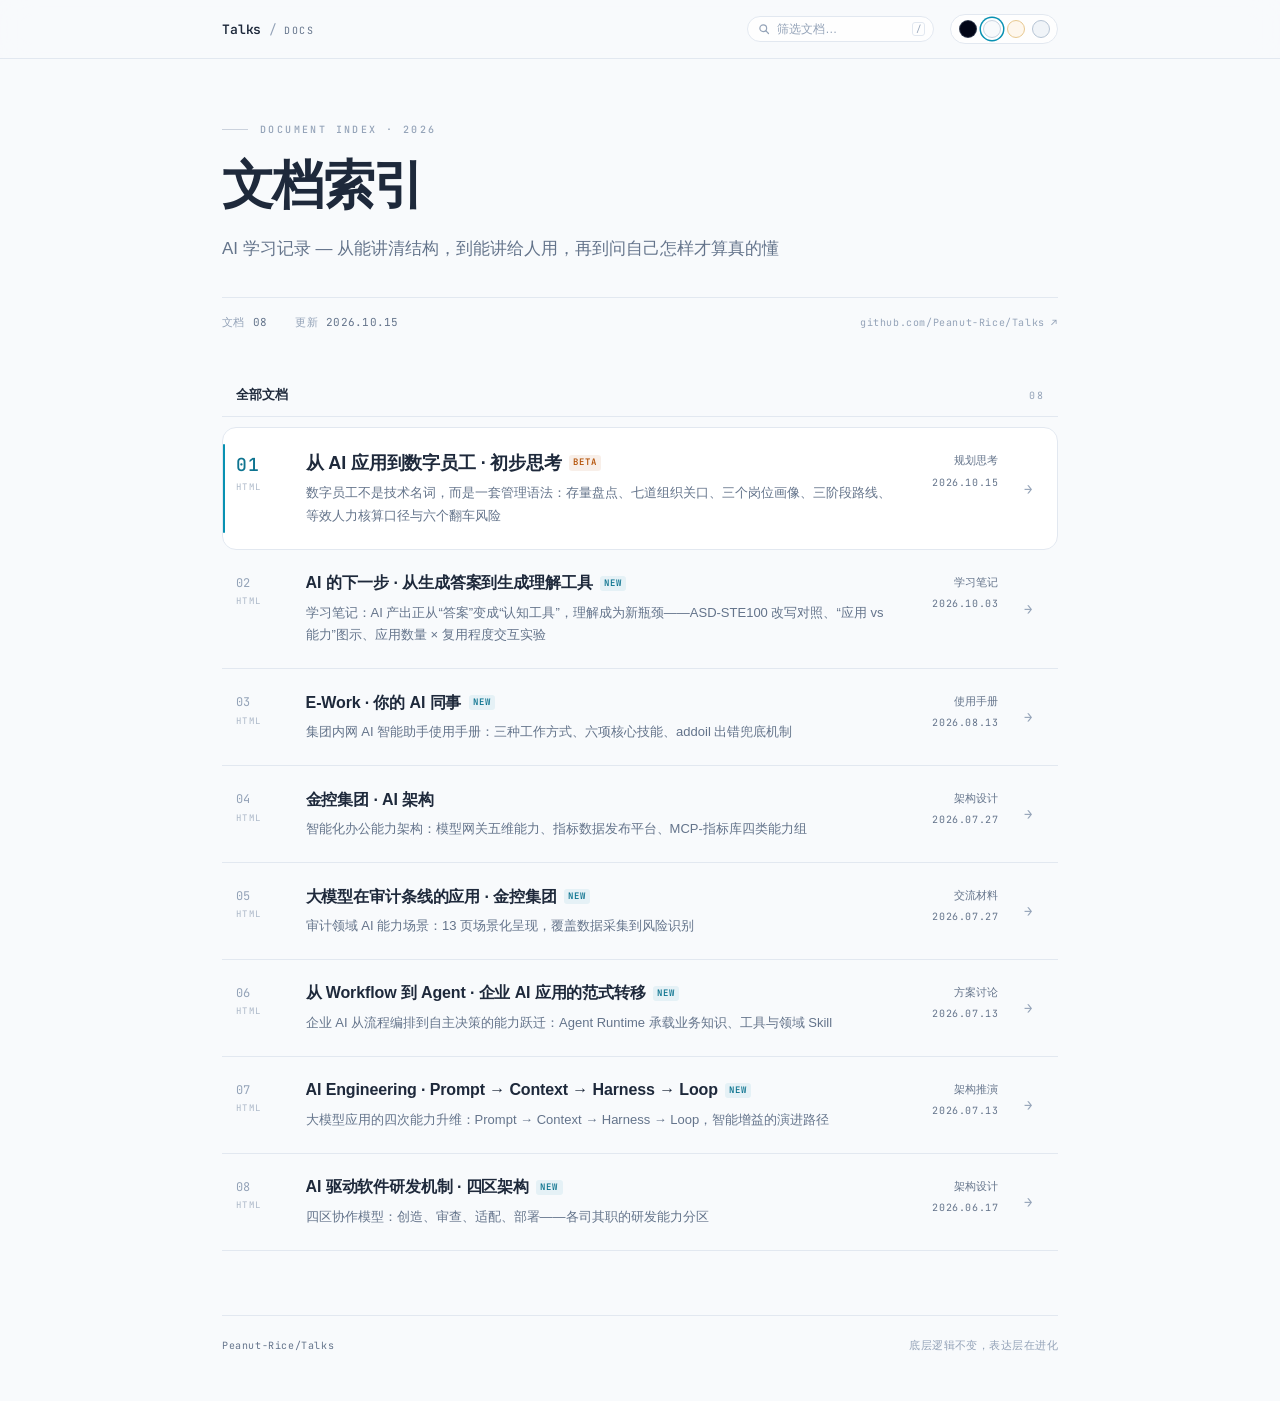
<file: index.html>
<!DOCTYPE html>
<html lang="zh-CN" data-theme="light">
<head>
  <meta charset="UTF-8">
  <meta name="viewport" content="width=device-width, initial-scale=1.0">
  <title>Talks — 文档索引</title>
  <meta name="description" content="Talks 文档索引 — AI 学习记录与架构推演的静态文档集合，可按关键词筛选。">
  <script>
    // 首屏前恢复主题（避免闪烁）；同时标记 JS 可用 —— 筛选器只在有 JS 时出现
    document.documentElement.classList.add('js');
    try {
      var savedTheme = localStorage.getItem('talks.theme');
      if (savedTheme) document.documentElement.setAttribute('data-theme', savedTheme);
    } catch (e) {}
  </script>
  <link rel="preconnect" href="https://fonts.googleapis.com">
  <link rel="preconnect" href="https://fonts.gstatic.com" crossorigin>
  <link href="https://fonts.googleapis.com/css2?family=JetBrains+Mono:wght@400;500;600&display=swap" rel="stylesheet">
  <style>
    /* ================================================================
       族 Ⅰ 深空青 · 四主题 token
       dark 由 :root 承担（没有 [data-theme="dark"] 选择器）
       中文一律走 --sans；--mono 只承载拉丁、数字、微标签
       ================================================================ */
    :root {
      --sans: -apple-system, BlinkMacSystemFont, "PingFang SC", "Microsoft YaHei", "Noto Sans SC", "Segoe UI", sans-serif;
      --mono: 'JetBrains Mono', ui-monospace, SFMono-Regular, Consolas, "Liberation Mono", monospace;

      --bg: #020617; --bg-card: rgba(15, 23, 42, 0.5); --bg-card-solid: #0f172a;
      --border: #1e293b; --text: #ffffff; --text-secondary: #94a3b8; --text-muted: #475569;
      --accent: #22d3ee; --accent-ink: #67e8f9; --accent-soft: rgba(34, 211, 238, 0.12);
      --warn: #fbbf24; --warn-soft: rgba(251, 191, 36, 0.12);
      --card-hover: rgba(30, 41, 59, 0.5); --bar: rgba(2, 6, 23, 0.82);
    }
    [data-theme="light"] {
      --bg: #f8fafc; --bg-card: rgba(255, 255, 255, 0.85); --bg-card-solid: #ffffff;
      --border: #e2e8f0; --text: #1e293b; --text-secondary: #64748b; --text-muted: #94a3b8;
      --accent: #0891b2; --accent-ink: #0e7490; --accent-soft: rgba(8, 145, 178, 0.08);
      --warn: #b45309; --warn-soft: rgba(180, 83, 9, 0.09);
      --card-hover: rgba(241, 245, 249, 0.8); --bar: rgba(248, 250, 252, 0.86);
    }
    [data-theme="warm"] {
      --bg: #fef7ed; --bg-card: rgba(255, 251, 245, 0.9); --bg-card-solid: #fffbf5;
      --border: #fde68a; --text: #3b2f1e; --text-secondary: #78716c; --text-muted: #a8a29e;
      --accent: #f59e0b; --accent-ink: #b45309; --accent-soft: rgba(245, 158, 11, 0.14);
      --warn: #92400e; --warn-soft: rgba(146, 64, 14, 0.10);
      --card-hover: rgba(253, 230, 138, 0.3); --bar: rgba(254, 247, 237, 0.88);
    }
    [data-theme="cool"] {
      --bg: #f0f4f8; --bg-card: rgba(248, 250, 252, 0.9); --bg-card-solid: #f8fafc;
      --border: #cbd5e1; --text: #1a2a3a; --text-secondary: #64748b; --text-muted: #94a3b8;
      --accent: #6366f1; --accent-ink: #4338ca; --accent-soft: rgba(99, 102, 241, 0.10);
      --warn: #b45309; --warn-soft: rgba(180, 83, 9, 0.09);
      --card-hover: rgba(203, 213, 225, 0.4); --bar: rgba(240, 244, 248, 0.88);
    }

    /* ================================================================
       基础
       ================================================================ */
    *, *::before, *::after { box-sizing: border-box; margin: 0; padding: 0; }
    html { -webkit-text-size-adjust: 100%; }
    body {
      min-height: 100vh; background: var(--bg); color: var(--text);
      font-family: var(--sans);
      -webkit-font-smoothing: antialiased; -moz-osx-font-smoothing: grayscale;
      transition: background-color 0.35s ease, color 0.35s ease;
    }
    [hidden] { display: none !important; }
    ::selection { background: var(--accent-soft); color: var(--text); }
    .sr-only {
      position: absolute; width: 1px; height: 1px; padding: 0; margin: -1px;
      overflow: hidden; clip: rect(0 0 0 0); white-space: nowrap; border: 0;
      font-family: var(--sans);
    }

    /* ================================================================
       顶栏：吸顶 + 毛玻璃，主题切换保留在右上
       ================================================================ */
    .topbar {
      position: sticky; top: 0; z-index: 50;
      background: var(--bar);
      border-bottom: 1px solid var(--border);
      -webkit-backdrop-filter: blur(16px) saturate(180%);
      backdrop-filter: blur(16px) saturate(180%);
      transition: background-color 0.35s ease, border-color 0.35s ease;
    }
    .topbar-inner {
      max-width: 900px; margin: 0 auto;
      padding: 0 clamp(1.25rem, 4vw, 2rem);
      height: 58px;
      display: flex; align-items: center; gap: 1rem;
    }
    .brand { display: inline-flex; align-items: baseline; gap: 0.45rem; text-decoration: none; color: var(--text); }
    .brand-mark { font-family: var(--mono); font-size: 0.8125rem; font-weight: 600; letter-spacing: -0.01em; }
    .brand-sep { font-family: var(--mono); font-size: 0.8125rem; color: var(--text-muted); }
    .brand-sub {
      font-family: var(--mono); font-size: 0.625rem; letter-spacing: 0.18em;
      text-transform: uppercase; color: var(--text-secondary);
    }

    /* 筛选器（无 JS 时整块不出现，避免留下失效输入框） */
    .filter {
      display: none; align-items: center; gap: 0.45rem;
      margin-left: auto;
      max-width: 14rem;
      padding: 0.3rem 0.5rem 0.3rem 0.65rem;
      border: 1px solid var(--border); border-radius: 999px;
      background: var(--bg-card);
      transition: border-color 0.25s ease, background-color 0.25s ease;
    }
    .js .filter { display: flex; }
    .filter:focus-within { border-color: var(--accent); background: var(--bg-card-solid); }
    .filter-icon {
      width: 12px; height: 12px; flex-shrink: 0; fill: none;
      stroke: var(--text-muted); stroke-width: 1.6; stroke-linecap: round;
    }
    .filter input {
      flex: 1; min-width: 0; width: 8rem; border: 0; outline: 0; background: transparent;
      font-family: var(--sans); font-size: 0.75rem; color: var(--text);
    }
    .filter input::placeholder { color: var(--text-muted); }
    .filter input::-webkit-search-cancel-button { -webkit-appearance: none; appearance: none; }
    .filter kbd {
      font-family: var(--mono); font-size: 0.5625rem; line-height: 1;
      color: var(--text-muted); border: 1px solid var(--border);
      border-radius: 3px; padding: 0.15em 0.34em;
      transition: opacity 0.2s ease;
    }
    .filter input:not(:placeholder-shown) + kbd { opacity: 0; }

    /* 主题切换：4 个色点，active 用双环标出 */
    .theme-bar {
      display: flex; align-items: center; gap: 0.4rem;
      padding: 0.3rem 0.45rem;
      border: 1px solid var(--border); border-radius: 999px;
      background: var(--bg-card);
      transition: background-color 0.35s ease, border-color 0.35s ease;
    }
    .theme-btn {
      width: 18px; height: 18px; padding: 0; border-radius: 50%;
      border: 1px solid rgba(100, 116, 139, 0.45); cursor: pointer;
      transition: transform 0.2s ease, box-shadow 0.2s ease;
    }
    .theme-btn.dark  { background: #020617; }
    .theme-btn.light { background: #f8fafc; border-color: #cbd5e1; }
    .theme-btn.warm  { background: #fef7ed; border-color: #e7c88f; }
    .theme-btn.cool  { background: #f0f4f8; border-color: #b6c4d4; }
    .theme-btn:hover { transform: scale(1.2); }
    .theme-btn.active { box-shadow: 0 0 0 2px var(--bg-card-solid), 0 0 0 3.5px var(--accent); }
    .theme-btn:focus-visible { outline: 2px solid var(--accent); outline-offset: 2px; }

    /* ================================================================
       版面
       ================================================================ */
    main {
      max-width: 900px; margin: 0 auto;
      padding: clamp(2.5rem, 6vw, 4rem) clamp(1.25rem, 4vw, 2rem) 0;
    }

    /* Hero */
    .hero { margin-bottom: clamp(2.5rem, 5vw, 3.5rem); }
    .eyebrow {
      display: flex; align-items: center; gap: 0.75rem;
      font-family: var(--mono); font-size: 0.625rem; font-weight: 500;
      letter-spacing: 0.24em; text-transform: uppercase;
      color: var(--text-muted); margin-bottom: 1.25rem;
    }
    .eyebrow::before { content: ''; width: 26px; height: 1px; background: currentColor; opacity: 0.45; }
    .hero-title {
      font-size: clamp(2.125rem, 1.4rem + 3.2vw, 3.25rem);
      font-weight: 700; line-height: 1.12; letter-spacing: -0.03em;
      text-wrap: balance;
    }
    .hero-lead {
      margin-top: 1.25rem; max-width: 36em;
      font-size: clamp(0.9375rem, 0.9rem + 0.2vw, 1.0625rem);
      line-height: 1.8; color: var(--text-secondary); text-wrap: pretty;
    }
    .hero-meta {
      display: flex; flex-wrap: wrap; align-items: center; gap: 0.65rem 1.75rem;
      margin-top: 2rem; padding-top: 1.1rem; border-top: 1px solid var(--border);
    }
    .meta { display: inline-flex; align-items: baseline; gap: 0.5rem; font-size: 0.6875rem; color: var(--text-muted); }
    .meta-k { letter-spacing: 0.04em; }
    .meta-v {
      font-family: var(--mono); font-size: 0.6875rem; letter-spacing: 0.02em;
      color: var(--text-secondary); font-variant-numeric: tabular-nums;
    }
    .repo-link {
      margin-left: auto; white-space: nowrap;
      font-family: var(--mono); font-size: 0.625rem; letter-spacing: 0.06em;
      color: var(--text-muted); text-decoration: none;
      transition: color 0.25s ease;
    }
    .repo-link:hover { color: var(--accent-ink); }

    /* 列表头 */
    .list-head {
      display: flex; align-items: baseline; justify-content: space-between; gap: 1rem;
      padding: 0 0.875rem 0.75rem;
    }
    .list-title { font-size: 0.8125rem; font-weight: 600; letter-spacing: 0.01em; }
    .list-count {
      font-family: var(--mono); font-size: 0.625rem; letter-spacing: 0.14em;
      color: var(--text-muted); font-variant-numeric: tabular-nums;
    }

    /* 索引行：flush 列表 + 发丝分隔线，编号由 counter 自动生成 */
    .doc-list { list-style: none; counter-reset: doc; border-top: 1px solid var(--border); }
    .doc-item { counter-increment: doc; border-bottom: 1px solid var(--border); }
    .doc {
      position: relative;
      display: grid;
      grid-template-columns: 2.75rem minmax(0, 1fr) auto 1.25rem;
      gap: clamp(1rem, 2.4vw, 1.6rem);
      align-items: start;
      padding: 1.35rem 0.875rem;
      border-radius: 10px;
      text-decoration: none; color: inherit;
      transition: background-color 0.3s ease;
    }
    .doc:hover { background: var(--card-hover); }
    .doc::before {
      content: ''; position: absolute; left: 0; top: 0.6rem; bottom: 0.6rem; width: 2px;
      border-radius: 2px; background: var(--accent);
      transform: scaleY(0); transform-origin: top;
      transition: transform 0.35s cubic-bezier(0.22, 0.61, 0.36, 1);
    }
    .doc:hover::before, .doc:focus-visible::before { transform: scaleY(1); }
    .doc:focus-visible { outline: 2px solid var(--accent); outline-offset: -2px; }

    .doc-no {
      display: flex; flex-direction: column; gap: 0.3rem; padding-top: 0.2rem;
      font-family: var(--mono); font-variant-numeric: tabular-nums;
    }
    .doc-no::before {
      content: counter(doc, decimal-leading-zero);
      font-size: 0.75rem; letter-spacing: 0.04em; color: var(--text-muted);
      transition: color 0.3s ease;
    }
    .doc-type { font-size: 0.5625rem; letter-spacing: 0.14em; text-transform: uppercase; color: var(--text-muted); opacity: 0.75; }
    .doc:hover .doc-no::before { color: var(--accent-ink); }

    .doc-body { min-width: 0; }
    .doc-head { display: flex; align-items: center; flex-wrap: wrap; gap: 0.45rem; margin-bottom: 0.4rem; }
    .doc-title {
      font-size: 1rem; font-weight: 600; line-height: 1.5; letter-spacing: -0.008em;
      transition: color 0.25s ease;
    }
    .doc:hover .doc-title { color: var(--accent-ink); }
    .doc-desc { font-size: 0.8125rem; line-height: 1.72; color: var(--text-secondary); text-wrap: pretty; }

    .doc-side {
      display: flex; flex-direction: column; align-items: flex-end; gap: 0.45rem;
      padding-top: 0.2rem; min-width: 5rem; text-align: right;
    }
    .doc-kind { font-size: 0.6875rem; line-height: 1.4; letter-spacing: 0.02em; color: var(--text-secondary); }
    .doc-date {
      font-family: var(--mono); font-size: 0.625rem; letter-spacing: 0.06em;
      color: var(--text-secondary); font-variant-numeric: tabular-nums;
    }

    .doc-arrow {
      align-self: center; font-family: var(--mono); font-size: 0.875rem;
      color: var(--text-muted);
      transition: color 0.25s ease, transform 0.3s cubic-bezier(0.22, 0.61, 0.36, 1);
    }
    .doc:hover .doc-arrow { color: var(--accent-ink); transform: translateX(3px); }

    /* 微标签：等宽 + 大写 + 宽字距 */
    .badge {
      display: inline-block; white-space: nowrap;
      font-family: var(--mono); font-size: 0.5625rem; font-weight: 600;
      letter-spacing: 0.12em; line-height: 1.5;
      padding: 0.1em 0.45em; border-radius: 3px;
    }
    .badge--new   { color: var(--accent-ink); background: var(--accent-soft); }
    .badge--beta  { color: var(--warn); background: var(--warn-soft); }

    /* 首条：桌面端做成一枚「精选行」，≤700px 回落为普通行 */
    @media (min-width: 701px) {
      .doc-item--featured { padding-top: 10px; border-bottom: 0; }
      .doc--featured {
        padding: 1.35rem 13px;
        border: 1px solid var(--border);
        border-radius: 14px;
        background: var(--bg-card-solid);
        transition: background-color 0.3s ease, border-color 0.2s ease;
      }
      .doc--featured:hover { background: var(--card-hover); border-color: var(--accent); }
      .doc--featured::before { transform: scaleY(1); top: 1rem; bottom: 1rem; }
      .doc--featured .doc-no::before {
        font-size: 1.125rem; font-weight: 500; color: var(--accent-ink);
      }
      .doc--featured .doc-title { font-size: 1.125rem; line-height: 1.45; }
    }

    /* 空状态 */
    .empty { padding: 4rem 1rem 4.5rem; text-align: center; }
    .empty-k {
      font-family: var(--mono); font-size: 0.5625rem; letter-spacing: 0.28em;
      text-transform: uppercase; color: var(--text-muted); margin-bottom: 0.9rem;
    }
    .empty-t { font-size: 0.875rem; color: var(--text-secondary); margin-bottom: 1.4rem; }
    .empty-btn {
      font-family: var(--sans); font-size: 0.75rem; letter-spacing: 0.02em;
      cursor: pointer;
      color: var(--accent-ink); background: transparent;
      border: 1px solid var(--border); border-radius: 999px;
      padding: 0.55rem 1.1rem;
      transition: border-color 0.2s ease, background-color 0.2s ease;
    }
    .empty-btn:hover { border-color: var(--accent); background: var(--accent-soft); }
    .empty-btn:focus-visible { outline: 2px solid var(--accent); outline-offset: 2px; }

    /* 页脚 */
    .footer {
      display: flex; flex-wrap: wrap; align-items: center; justify-content: space-between;
      gap: 0.75rem 1.5rem;
      margin-top: clamp(2.5rem, 6vw, 4rem); padding: 1.4rem 0 3rem;
      border-top: 1px solid var(--border);
      font-family: var(--mono); font-size: 0.625rem; letter-spacing: 0.06em; color: var(--text-muted);
    }
    .footer a { color: var(--text-secondary); text-decoration: none; transition: color 0.2s ease; }
    .footer a:hover { color: var(--accent-ink); }
    .foot-note { font-family: var(--sans); font-size: 0.6875rem; letter-spacing: 0.04em; }

    /* ================================================================
       入场：只做位移 + 淡入（不扫描、不故障）
       ================================================================ */
    @keyframes rise {
      from { opacity: 0; transform: translateY(14px); }
      to   { opacity: 1; transform: none; }
    }
    .eyebrow, .hero-title, .hero-lead, .hero-meta, .list-head, .doc-list, .footer {
      animation: rise 0.65s cubic-bezier(0.22, 0.61, 0.36, 1) both;
    }
    .hero-title { animation-delay: 0.05s; }
    .hero-lead  { animation-delay: 0.1s; }
    .hero-meta  { animation-delay: 0.16s; }
    .list-head  { animation-delay: 0.24s; }
    .doc-list   { animation-delay: 0.3s; }
    .footer     { animation-delay: 0.7s; }
    .empty:not([hidden]) { animation: rise 0.35s cubic-bezier(0.22, 0.61, 0.36, 1) both; }

    /* ================================================================
       响应式
       ================================================================ */
    @media (max-width: 700px) {
      .topbar-inner {
        height: auto; flex-wrap: wrap;
        padding-top: 0.6rem; padding-bottom: 0.6rem; row-gap: 0.55rem;
      }
      .theme-bar { margin-left: auto; }
      .filter { order: 3; flex: 1 1 100%; max-width: none; margin-left: 0; }
      .filter input { width: 100%; }

      .doc {
        grid-template-columns: 2.25rem minmax(0, 1fr) 1.125rem;
        row-gap: 0.55rem;
        padding: 1.15rem 0.5rem;
      }
      .doc-no   { grid-column: 1; grid-row: 1; }
      .doc-body { grid-column: 2; grid-row: 1; }
      .doc-arrow { grid-column: 3; grid-row: 1; align-self: start; padding-top: 0.15rem; }
      .doc-side {
        grid-column: 2; grid-row: 2;
        flex-direction: row; align-items: center; gap: 0.75rem;
        padding-top: 0; min-width: 0; text-align: left;
      }
      .doc-title { font-size: 0.9375rem; }
      .repo-link { margin-left: 0; }
      .list-head { padding-left: 0.5rem; padding-right: 0.5rem; }
    }

    @media (max-width: 480px) {
      .brand-sep, .brand-sub { display: none; }
      .hero-title { letter-spacing: -0.02em; }
      .doc { grid-template-columns: 1.75rem minmax(0, 1fr) 1rem; gap: 0.85rem; }
      .hero-meta { gap: 0.55rem 1.25rem; }
    }

    @media (prefers-reduced-motion: reduce) {
      *, *::before, *::after {
        animation-duration: 0.01ms !important;
        animation-iteration-count: 1 !important;
        transition-duration: 0.01ms !important;
        scroll-behavior: auto !important;
      }
      .eyebrow, .hero-title, .hero-lead, .hero-meta, .list-head, .doc-list, .footer, .empty {
        animation: none !important; opacity: 1 !important; transform: none !important;
      }
    }

    @media print {
      :root, [data-theme] {
        --bg: #ffffff; --bg-card: rgba(255, 255, 255, 0.95); --bg-card-solid: #ffffff;
        --border: #d4d4d8; --text: #18181b; --text-secondary: #52525b; --text-muted: #a1a1aa;
        --accent: #000000; --accent-ink: #000000; --accent-soft: transparent;
        --warn: #52525b; --warn-soft: transparent;
        --card-hover: #ffffff; --bar: #ffffff;
      }
      body { background: #ffffff; }
      .topbar, .filter, .theme-bar, .empty-btn, .doc-arrow { display: none !important; }
      main { padding-top: 0; }
      .eyebrow, .hero-title, .hero-lead, .hero-meta, .list-head, .doc-list, .footer, .empty {
        animation: none !important; opacity: 1 !important; transform: none !important;
      }
      .doc { padding-left: 0; padding-right: 0; }
      .doc::before { display: none; }
      .doc-item { break-inside: avoid; }
      a { color: inherit !important; }
    }
  </style>
</head>
<body>

  <!-- 顶栏 -->
  <header class="topbar">
    <div class="topbar-inner">
      <a class="brand" href="index.html" aria-label="Talks 文档索引">
        <span class="brand-mark">Talks</span>
        <span class="brand-sep" aria-hidden="true">/</span>
        <span class="brand-sub">Docs</span>
      </a>

      <div class="filter" role="search">
        <svg class="filter-icon" viewBox="0 0 16 16" aria-hidden="true"><circle cx="7" cy="7" r="4.5"/><path d="M10.6 10.6 14 14"/></svg>
        <input id="filter" type="search" placeholder="筛选文档…" aria-label="筛选文档"
               autocomplete="off" spellcheck="false">
        <kbd aria-hidden="true">/</kbd>
      </div>

      <div class="theme-bar" role="group" aria-label="主题切换">
        <button type="button" class="theme-btn dark"  data-theme="dark"  title="暗夜" aria-label="暗夜主题" aria-pressed="false"></button>
        <button type="button" class="theme-btn light" data-theme="light" title="亮白" aria-label="亮白主题" aria-pressed="false"></button>
        <button type="button" class="theme-btn warm"  data-theme="warm"  title="暖阳" aria-label="暖阳主题" aria-pressed="false"></button>
        <button type="button" class="theme-btn cool"  data-theme="cool"  title="冷杉" aria-label="冷杉主题" aria-pressed="false"></button>
      </div>
    </div>
  </header>

  <main>
    <!-- Hero -->
    <section class="hero">
      <p class="eyebrow">Document Index · 2026</p>
      <h1 class="hero-title">文档索引</h1>
      <p class="hero-lead">AI 学习记录 — 从能讲清结构，到能讲给人用，再到问自己怎样才算真的懂</p>
      <div class="hero-meta">
        <span class="meta"><span class="meta-k">文档</span><span class="meta-v" id="doc-count">08</span></span>
        <span class="meta"><span class="meta-k">更新</span><time class="meta-v" id="last-update" datetime="2026-10-15">2026.10.15</time></span>
        <a class="repo-link" href="https://github.com/Peanut-Rice/Talks" target="_blank" rel="noopener">github.com/Peanut-Rice/Talks ↗</a>
      </div>
    </section>

    <!-- 索引 -->
    <section class="list" aria-labelledby="list-title">
      <div class="list-head">
        <h2 class="list-title" id="list-title">全部文档</h2>
        <span class="list-count"><span id="list-count" aria-live="polite">08</span><span class="sr-only"> 篇文档</span></span>
      </div>

      <ol class="doc-list" id="doc-list">

        <!-- 条目：digital-employee.html（首条在桌面端显示为精选卡，移动端为普通行） -->
        <li class="doc-item doc-item--featured">
          <a class="doc doc--featured" href="digital-employee.html">
            <span class="doc-no" aria-hidden="true"><span class="doc-type">HTML</span></span>
            <div class="doc-body">
              <div class="doc-head">
                <h3 class="doc-title">从 AI 应用到数字员工 · 初步思考</h3>
                <span class="badge badge--beta">BETA</span>
              </div>
              <p class="doc-desc">数字员工不是技术名词，而是一套管理语法：存量盘点、七道组织关口、三个岗位画像、三阶段路线、等效人力核算口径与六个翻车风险</p>
            </div>
            <div class="doc-side">
              <span class="doc-kind">规划思考</span>
              <time class="doc-date" datetime="2026-10-15">2026.10.15</time>
            </div>
            <span class="doc-arrow" aria-hidden="true">→</span>
          </a>
        </li>

        <!-- 条目：ai_understanding_tool.html -->
        <li class="doc-item">
          <a class="doc" href="ai_understanding_tool.html">
            <span class="doc-no" aria-hidden="true"><span class="doc-type">HTML</span></span>
            <div class="doc-body">
              <div class="doc-head">
                <h3 class="doc-title">AI 的下一步 · 从生成答案到生成理解工具</h3>
                <span class="badge badge--new">NEW</span>
              </div>
              <p class="doc-desc">学习笔记：AI 产出正从“答案”变成“认知工具”，理解成为新瓶颈——ASD-STE100 改写对照、“应用 vs 能力”图示、应用数量 × 复用程度交互实验</p>
            </div>
            <div class="doc-side">
              <span class="doc-kind">学习笔记</span>
              <time class="doc-date" datetime="2026-10-03">2026.10.03</time>
            </div>
            <span class="doc-arrow" aria-hidden="true">→</span>
          </a>
        </li>

        <!-- 条目：e-work-intro.html -->
        <li class="doc-item">
          <a class="doc" href="e-work-intro.html">
            <span class="doc-no" aria-hidden="true"><span class="doc-type">HTML</span></span>
            <div class="doc-body">
              <div class="doc-head">
                <h3 class="doc-title">E-Work · 你的 AI 同事</h3>
                <span class="badge badge--new">NEW</span>
              </div>
              <p class="doc-desc">集团内网 AI 智能助手使用手册：三种工作方式、六项核心技能、addoil 出错兜底机制</p>
            </div>
            <div class="doc-side">
              <span class="doc-kind">使用手册</span>
              <time class="doc-date" datetime="2026-08-13">2026.08.13</time>
            </div>
            <span class="doc-arrow" aria-hidden="true">→</span>
          </a>
        </li>

        <!-- 条目：AI-Architecture.html -->
        <li class="doc-item">
          <a class="doc" href="AI-Architecture.html">
            <span class="doc-no" aria-hidden="true"><span class="doc-type">HTML</span></span>
            <div class="doc-body">
              <div class="doc-head">
                <h3 class="doc-title">金控集团 · AI 架构</h3>
              </div>
              <p class="doc-desc">智能化办公能力架构：模型网关五维能力、指标数据发布平台、MCP-指标库四类能力组</p>
            </div>
            <div class="doc-side">
              <span class="doc-kind">架构设计</span>
              <time class="doc-date" datetime="2026-07-27">2026.07.27</time>
            </div>
            <span class="doc-arrow" aria-hidden="true">→</span>
          </a>
        </li>

        <!-- 条目：AI-Audit-PPT.html -->
        <li class="doc-item">
          <a class="doc" href="AI-Audit-PPT.html">
            <span class="doc-no" aria-hidden="true"><span class="doc-type">HTML</span></span>
            <div class="doc-body">
              <div class="doc-head">
                <h3 class="doc-title">大模型在审计条线的应用 · 金控集团</h3>
                <span class="badge badge--new">NEW</span>
              </div>
              <p class="doc-desc">审计领域 AI 能力场景：13 页场景化呈现，覆盖数据采集到风险识别</p>
            </div>
            <div class="doc-side">
              <span class="doc-kind">交流材料</span>
              <time class="doc-date" datetime="2026-07-27">2026.07.27</time>
            </div>
            <span class="doc-arrow" aria-hidden="true">→</span>
          </a>
        </li>

        <!-- 条目：workflow-to-agent.html -->
        <li class="doc-item">
          <a class="doc" href="workflow-to-agent.html">
            <span class="doc-no" aria-hidden="true"><span class="doc-type">HTML</span></span>
            <div class="doc-body">
              <div class="doc-head">
                <h3 class="doc-title">从 Workflow 到 Agent · 企业 AI 应用的范式转移</h3>
                <span class="badge badge--new">NEW</span>
              </div>
              <p class="doc-desc">企业 AI 从流程编排到自主决策的能力跃迁：Agent Runtime 承载业务知识、工具与领域 Skill</p>
            </div>
            <div class="doc-side">
              <span class="doc-kind">方案讨论</span>
              <time class="doc-date" datetime="2026-07-13">2026.07.13</time>
            </div>
            <span class="doc-arrow" aria-hidden="true">→</span>
          </a>
        </li>

        <!-- 条目：AI-Engineering.html -->
        <li class="doc-item">
          <a class="doc" href="AI-Engineering.html">
            <span class="doc-no" aria-hidden="true"><span class="doc-type">HTML</span></span>
            <div class="doc-body">
              <div class="doc-head">
                <h3 class="doc-title">AI Engineering · Prompt → Context → Harness → Loop</h3>
                <span class="badge badge--new">NEW</span>
              </div>
              <p class="doc-desc">大模型应用的四次能力升维：Prompt → Context → Harness → Loop，智能增益的演进路径</p>
            </div>
            <div class="doc-side">
              <span class="doc-kind">架构推演</span>
              <time class="doc-date" datetime="2026-07-13">2026.07.13</time>
            </div>
            <span class="doc-arrow" aria-hidden="true">→</span>
          </a>
        </li>

        <!-- 条目：AI-SE.html -->
        <li class="doc-item">
          <a class="doc" href="AI-SE.html">
            <span class="doc-no" aria-hidden="true"><span class="doc-type">HTML</span></span>
            <div class="doc-body">
              <div class="doc-head">
                <h3 class="doc-title">AI 驱动软件研发机制 · 四区架构</h3>
                <span class="badge badge--new">NEW</span>
              </div>
              <p class="doc-desc">四区协作模型：创造、审查、适配、部署——各司其职的研发能力分区</p>
            </div>
            <div class="doc-side">
              <span class="doc-kind">架构设计</span>
              <time class="doc-date" datetime="2026-06-17">2026.06.17</time>
            </div>
            <span class="doc-arrow" aria-hidden="true">→</span>
          </a>
        </li>

        <!-- 新增文档：复制下面 <template> 里的结构到列表末尾，改 href / 标题 / 描述 / 分类 / 日期。
             编号由 CSS counter 自动生成，不需要手写。 -->
        <template id="doc-template">
          <li class="doc-item">
            <a class="doc" href="文件名.html">
              <span class="doc-no" aria-hidden="true"><span class="doc-type">HTML</span></span>
              <div class="doc-body">
                <div class="doc-head">
                  <h3 class="doc-title">显示名称</h3>
                  <span class="badge badge--new">NEW</span>
                </div>
                <p class="doc-desc">一句话描述文档内容</p>
              </div>
              <div class="doc-side">
                <span class="doc-kind">分类</span>
                <time class="doc-date" datetime="2026-10-15">2026.10.15</time>
              </div>
              <span class="doc-arrow" aria-hidden="true">→</span>
            </a>
          </li>
        </template>

      </ol>

      <div class="empty" id="empty" hidden>
        <p class="empty-k">No match</p>
        <p class="empty-t">没有找到匹配的文档</p>
        <button class="empty-btn" id="clear-filter" type="button">清除筛选</button>
      </div>
    </section>

    <!-- 页脚 -->
    <footer class="footer">
      <a href="https://github.com/Peanut-Rice/Talks" target="_blank" rel="noopener">Peanut-Rice/Talks</a>
      <span class="foot-note">底层逻辑不变，表达层在进化</span>
    </footer>
  </main>

  <script>
    (() => {
      'use strict';
      const root = document.documentElement;
      const THEME_KEY = 'talks.theme';

      /* 主题：切换 + 记忆（首屏恢复在 head 的内联脚本里完成） */
      const themeBtns = Array.from(document.querySelectorAll('.theme-btn'));
      const syncTheme = () => {
        const active = root.getAttribute('data-theme') || 'dark';
        themeBtns.forEach(btn => {
          const on = btn.dataset.theme === active;
          btn.classList.toggle('active', on);
          btn.setAttribute('aria-pressed', String(on));
        });
      };
      themeBtns.forEach(btn => {
        btn.addEventListener('click', () => {
          root.setAttribute('data-theme', btn.dataset.theme);
          try { localStorage.setItem(THEME_KEY, btn.dataset.theme); } catch (e) {}
          syncTheme();
        });
      });
      syncTheme();

      /* 索引：条目数 / 最近更新 / 筛选 */
      const items = Array.from(document.querySelectorAll('.doc-item'));
      const total = items.length;
      const pad = n => String(n).padStart(2, '0');
      const countEl = document.getElementById('doc-count');
      const countLiveEl = document.getElementById('list-count');
      const lastUpdateEl = document.getElementById('last-update');
      const filterEl = document.getElementById('filter');
      const emptyEl = document.getElementById('empty');
      const clearBtn = document.getElementById('clear-filter');

      const dates = items
        .map(li => {
          const t = li.querySelector('time[datetime]');
          return t ? t.getAttribute('datetime') : '';
        })
        .filter(d => /^\d{4}-\d{2}-\d{2}$/.test(d))
        .sort();
      const latest = dates[dates.length - 1];

      if (countEl) countEl.textContent = pad(total);
      if (latest && lastUpdateEl) {
        lastUpdateEl.setAttribute('datetime', latest);
        lastUpdateEl.textContent = latest.replace(/-/g, '.');
      }

      const applyFilter = () => {
        const q = (filterEl ? filterEl.value : '').trim().toLowerCase();
        let shown = 0;
        items.forEach(li => {
          const t = li.querySelector('time[datetime]');
          const hay = (li.textContent + ' ' + (t ? t.getAttribute('datetime') : '')).toLowerCase();
          const hit = !q || hay.indexOf(q) !== -1;
          li.hidden = !hit;
          if (hit) shown += 1;
        });
        if (countLiveEl) countLiveEl.textContent = q ? pad(shown) + ' / ' + pad(total) : pad(total);
        if (emptyEl) emptyEl.hidden = shown !== 0;
      };

      if (filterEl) {
        filterEl.addEventListener('input', applyFilter);
        document.addEventListener('keydown', event => {
          const active = document.activeElement;
          const typing = active && (/^(INPUT|TEXTAREA|SELECT)$/.test(active.tagName) || active.isContentEditable);
          if (event.key === '/' && !typing && !event.metaKey && !event.ctrlKey && !event.altKey) {
            event.preventDefault();
            filterEl.focus();
            filterEl.select();
            return;
          }
          if (event.key === 'Escape' && active === filterEl) {
            if (filterEl.value) {
              filterEl.value = '';
              applyFilter();
            } else {
              filterEl.blur();
            }
          }
        });
      }

      if (clearBtn) {
        clearBtn.addEventListener('click', () => {
          if (!filterEl) return;
          filterEl.value = '';
          applyFilter();
          filterEl.focus();
        });
      }

      applyFilter();
    })();
  </script>
</body>
</html>
</file>
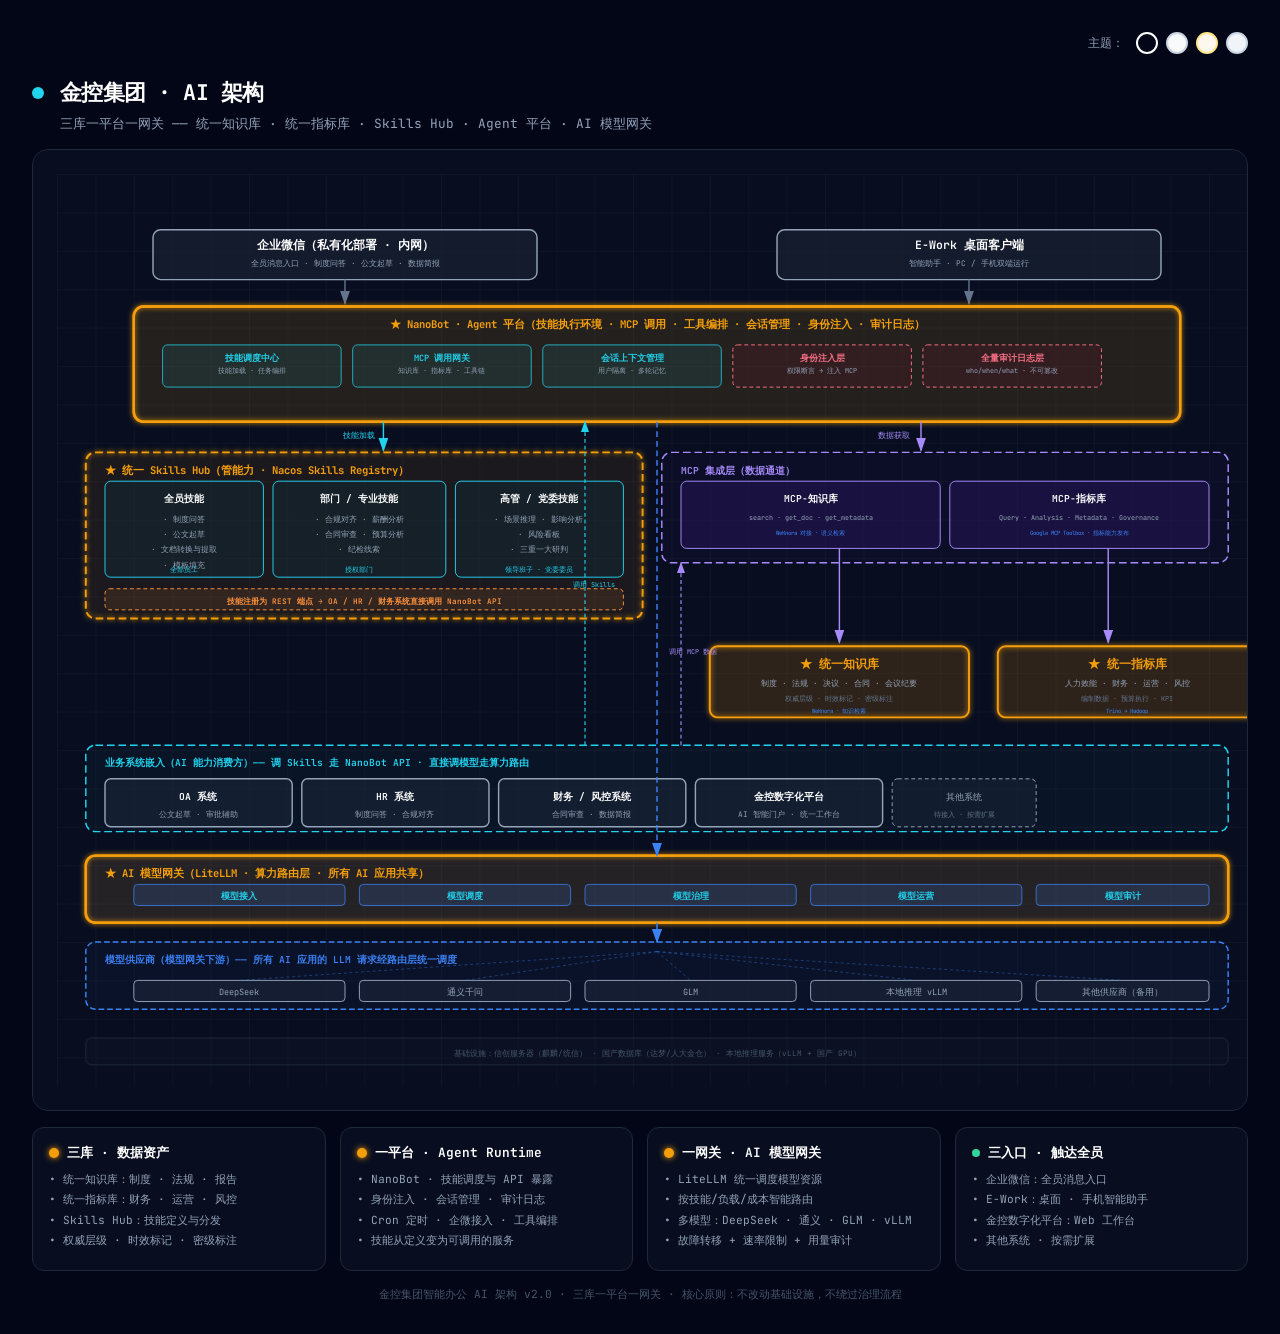
<file: AI-Architecture.html>
<!DOCTYPE html>
<html lang="zh-CN" data-theme="dark">
<head>
  <meta charset="UTF-8">
  <meta name="viewport" content="width=device-width, initial-scale=1.0">
  <title>金控集团 · AI 架构</title>
  <link href="https://fonts.googleapis.com/css2?family=JetBrains+Mono:wght@400;500;600;700&display=swap" rel="stylesheet">
  <style>
    :root {
      --bg: #020617; --bg-card: rgba(15, 23, 42, 0.5); --bg-card-solid: #0f172a;
      --border: #1e293b; --text: #ffffff; --text-secondary: #94a3b8; --text-muted: #475569;
      --svg-filter: none; --card-hover: rgba(30, 41, 59, 0.5);
    }
    [data-theme="light"] {
      --bg: #f8fafc; --bg-card: rgba(255, 255, 255, 0.85); --bg-card-solid: #ffffff;
      --border: #e2e8f0; --text: #1e293b; --text-secondary: #64748b; --text-muted: #94a3b8;
      --svg-filter: invert(1) hue-rotate(180deg) brightness(1.05); --card-hover: rgba(241, 245, 249, 0.8);
    }
    [data-theme="warm"] {
      --bg: #fef7ed; --bg-card: rgba(255, 251, 245, 0.9); --bg-card-solid: #fffbf5;
      --border: #fde68a; --text: #3b2f1e; --text-secondary: #78716c; --text-muted: #a8a29e;
      --svg-filter: invert(1) hue-rotate(170deg) brightness(1.05) saturate(0.85); --card-hover: rgba(253, 230, 138, 0.3);
    }
    [data-theme="cool"] {
      --bg: #f0f4f8; --bg-card: rgba(248, 250, 252, 0.9); --bg-card-solid: #f8fafc;
      --border: #cbd5e1; --text: #1a2a3a; --text-secondary: #64748b; --text-muted: #94a3b8;
      --svg-filter: invert(1) hue-rotate(190deg) brightness(1.05); --card-hover: rgba(203, 213, 225, 0.4);
    }
    @media print {
      :root, [data-theme] {
        --bg: #ffffff; --bg-card: rgba(255, 255, 255, 0.95); --bg-card-solid: #ffffff;
        --border: #d4d4d8; --text: #18181b; --text-secondary: #52525b; --text-muted: #a1a1aa;
        --svg-filter: invert(1) hue-rotate(180deg) brightness(1.08) contrast(0.95);
      }
      body { padding: 0; } .theme-bar { display: none !important; }
    }
    * { margin: 0; padding: 0; box-sizing: border-box; }
    body {
      font-family: 'JetBrains Mono', 'Microsoft YaHei', monospace;
      background: var(--bg); min-height: 100vh; padding: 2rem; color: var(--text);
      transition: background 0.3s, color 0.3s;
    }
    .container { max-width: 1350px; margin: 0 auto; }
    .theme-bar { display: flex; align-items: center; justify-content: flex-end; gap: 0.5rem; margin-bottom: 1.5rem; }
    .theme-bar span { font-size: 0.75rem; color: var(--text-secondary); margin-right: 0.25rem; }
    .theme-btn { width: 22px; height: 22px; border-radius: 50%; border: 2px solid transparent; cursor: pointer; transition: border-color 0.2s, transform 0.2s; padding: 0; }
    .theme-btn:hover { transform: scale(1.15); }
    .theme-btn.active { border-color: var(--text); }
    .theme-btn.dark  { background: #020617; }
    .theme-btn.light { background: #f8fafc; border: 2px solid #cbd5e1; }
    .theme-btn.warm  { background: #fef7ed; border: 2px solid #fde68a; }
    .theme-btn.cool  { background: #f0f4f8; border: 2px solid #cbd5e1; }
    .header { margin-bottom: 1rem; }
    .header-row { display: flex; align-items: center; gap: 1rem; margin-bottom: 0.5rem; }
    .pulse-dot { width: 12px; height: 12px; background: #22d3ee; border-radius: 50%; animation: pulse 2s infinite; }
    @keyframes pulse { 0%, 100% { opacity: 1; } 50% { opacity: 0.5; } }
    h1 { font-size: 1.35rem; font-weight: 700; letter-spacing: -0.025em; }
    .subtitle { color: var(--text-secondary); font-size: 0.8rem; margin-left: 1.75rem; }
    .diagram-container {
      background: var(--bg-card); border-radius: 1rem; border: 1px solid var(--border);
      padding: 1.5rem; overflow-x: auto; transition: background 0.3s, border-color 0.3s;
    }
    .diagram-container svg { width: 100%; min-width: 1200px; display: block; filter: var(--svg-filter); transition: filter 0.4s; }
    .cards { display: grid; grid-template-columns: repeat(4, 1fr); gap: 0.875rem; margin-top: 1rem; }
    .card { background: var(--bg-card); border-radius: 0.75rem; border: 1px solid var(--border); padding: 1rem; transition: background 0.3s, border-color 0.3s; }
    .card:hover { background: var(--card-hover); }
    .card-header { display: flex; align-items: center; gap: 0.5rem; margin-bottom: 0.625rem; }
    .card-dot { width: 8px; height: 8px; border-radius: 50%; flex-shrink: 0; }
    .card-dot.highlight { width: 10px; height: 10px; background: #f59e0b; box-shadow: 0 0 6px #f59e0b; }
    .card-dot.cyan { background: #22d3ee; } .card-dot.emerald { background: #34d399; }
    .card-dot.violet { background: #a78bfa; } .card-dot.orange { background: #fb923c; }
    .card-dot.rose { background: #fb7185; } .card-dot.blue { background: #3b82f6; }
    .card h3 { font-size: 0.8rem; font-weight: 600; }
    .card ul { list-style: none; color: var(--text-secondary); font-size: 0.7rem; }
    .card li { margin-bottom: 0.3rem; line-height: 1.4; }
    .footer { text-align: center; margin-top: 1rem; color: var(--text-muted); font-size: 0.7rem; }
  </style>
</head>
<body>
  <div class="theme-bar">
    <span>主题：</span>
    <button class="theme-btn dark active" onclick="setTheme('dark')" title="深邃黑"></button>
    <button class="theme-btn light"       onclick="setTheme('light')" title="典雅白"></button>
    <button class="theme-btn warm"        onclick="setTheme('warm')" title="暖米白"></button>
    <button class="theme-btn cool"        onclick="setTheme('cool')" title="冷灰白"></button>
  </div>

  <div class="container">
    <div class="header">
      <div class="header-row">
        <div class="pulse-dot"></div>
        <h1>金控集团 · AI 架构</h1>
      </div>
      <p class="subtitle">三库一平台一网关 —— 统一知识库 · 统一指标库 · Skills Hub · Agent 平台 · AI 模型网关</p>
    </div>
    <div class="diagram-container">
      <svg viewBox="0 0 1250 950">
        <defs>
          <marker id="arrow-slate" markerWidth="10" markerHeight="7" refX="9" refY="3.5" orient="auto"><polygon points="0 0, 10 3.5, 0 7" fill="#64748b"/></marker>
          <marker id="arrow-cyan" markerWidth="10" markerHeight="7" refX="9" refY="3.5" orient="auto"><polygon points="0 0, 10 3.5, 0 7" fill="#22d3ee"/></marker>
          <marker id="arrow-violet" markerWidth="10" markerHeight="7" refX="9" refY="3.5" orient="auto"><polygon points="0 0, 10 3.5, 0 7" fill="#a78bfa"/></marker>
          <marker id="arrow-blue" markerWidth="10" markerHeight="7" refX="9" refY="3.5" orient="auto"><polygon points="0 0, 10 3.5, 0 7" fill="#3b82f6"/></marker>
          <filter id="glow-amber">
            <feGaussianBlur stdDeviation="3" result="blur"/>
            <feMerge><feMergeNode in="blur"/><feMergeNode in="SourceGraphic"/></feMerge>
          </filter>
          <pattern id="grid" width="40" height="40" patternUnits="userSpaceOnUse">
            <path d="M 40 0 L 0 0 0 40" fill="none" stroke="#1e293b" stroke-width="0.5"/>
          </pattern>
        </defs>
        <rect width="100%" height="100%" fill="url(#grid)"/>

        <!-- LAYER 1: 双入口 -->
        <rect x="100" y="58" width="400" height="52" rx="8" fill="rgba(30, 41, 59, 0.5)" stroke="#94a3b8" stroke-width="1.5"/>
        <text x="300" y="78" fill="white" font-size="12" font-weight="600" text-anchor="middle">企业微信（私有化部署 · 内网）</text>
        <text x="300" y="96" fill="#94a3b8" font-size="8" text-anchor="middle">全员消息入口 · 制度问答 · 公文起草 · 数据简报</text>

        <rect x="750" y="58" width="400" height="52" rx="8" fill="rgba(30, 41, 59, 0.5)" stroke="#94a3b8" stroke-width="1.5"/>
        <text x="950" y="78" fill="white" font-size="12" font-weight="600" text-anchor="middle">E-Work 桌面客户端</text>
        <text x="950" y="96" fill="#94a3b8" font-size="8" text-anchor="middle">智能助手 · PC / 手机双端运行</text>

        <line x1="300" y1="110" x2="300" y2="135" stroke="#64748b" stroke-width="1.5" marker-end="url(#arrow-slate)"/>
        <line x1="950" y1="110" x2="950" y2="135" stroke="#64748b" stroke-width="1.5" marker-end="url(#arrow-slate)"/>

        <!-- LAYER 2: NanoBot · Agent 平台 -->
        <rect x="80" y="138" width="1090" height="120" rx="10" fill="rgba(245, 158, 11, 0.06)" stroke="#f59e0b" stroke-width="2.5" filter="url(#glow-amber)"/>
        <rect x="80" y="138" width="1090" height="120" rx="10" fill="rgba(6, 78, 59, 0.04)" stroke="#f59e0b" stroke-width="2.5"/>
        <text x="625" y="160" fill="#f59e0b" font-size="11" font-weight="700" text-anchor="middle">★ NanoBot · Agent 平台（技能执行环境 · MCP 调用 · 工具编排 · 会话管理 · 身份注入 · 审计日志）</text>

        <rect x="110" y="178" width="186" height="44" rx="5" fill="rgba(34, 211, 238, 0.08)" stroke="#22d3ee" stroke-width="0.8"/>
        <text x="203" y="195" fill="#22d3ee" font-size="9" font-weight="600" text-anchor="middle">技能调度中心</text>
        <text x="203" y="207" fill="#94a3b8" font-size="7" text-anchor="middle">技能加载 · 任务编排</text>

        <rect x="308" y="178" width="186" height="44" rx="5" fill="rgba(34, 211, 238, 0.08)" stroke="#22d3ee" stroke-width="0.8"/>
        <text x="401" y="195" fill="#22d3ee" font-size="9" font-weight="600" text-anchor="middle">MCP 调用网关</text>
        <text x="401" y="207" fill="#94a3b8" font-size="7" text-anchor="middle">知识库 · 指标库 · 工具链</text>

        <rect x="506" y="178" width="186" height="44" rx="5" fill="rgba(34, 211, 238, 0.08)" stroke="#22d3ee" stroke-width="0.8"/>
        <text x="599" y="195" fill="#22d3ee" font-size="9" font-weight="600" text-anchor="middle">会话上下文管理</text>
        <text x="599" y="207" fill="#94a3b8" font-size="7" text-anchor="middle">用户隔离 · 多轮记忆</text>

        <rect x="704" y="178" width="186" height="44" rx="5" fill="rgba(136, 19, 55, 0.15)" stroke="#fb7185" stroke-width="1" stroke-dasharray="4,3"/>
        <text x="797" y="195" fill="#fb7185" font-size="9" font-weight="600" text-anchor="middle">身份注入层</text>
        <text x="797" y="207" fill="#94a3b8" font-size="7" text-anchor="middle">权限断言 → 注入 MCP</text>

        <rect x="902" y="178" width="186" height="44" rx="5" fill="rgba(136, 19, 55, 0.15)" stroke="#fb7185" stroke-width="1" stroke-dasharray="4,3"/>
        <text x="995" y="195" fill="#fb7185" font-size="9" font-weight="600" text-anchor="middle">全量审计日志层</text>
        <text x="995" y="207" fill="#94a3b8" font-size="7" text-anchor="middle">who/when/what · 不可篡改</text>

        <!-- BRANCH ARROWS -->
        <line x1="340" y1="258" x2="340" y2="288" stroke="#22d3ee" stroke-width="1.5" marker-end="url(#arrow-cyan)"/>
        <text x="298" y="275" fill="#22d3ee" font-size="8">技能加载</text>

        <line x1="900" y1="258" x2="900" y2="288" stroke="#a78bfa" stroke-width="1.5" marker-end="url(#arrow-violet)"/>
        <text x="855" y="275" fill="#a78bfa" font-size="8">数据获取</text>

        <!-- LAYER 3: 双列（Skills Hub + MCP） -->
        <rect x="30" y="290" width="580" height="173" rx="10" fill="rgba(245, 158, 11, 0.04)" stroke="#f59e0b" stroke-width="2" stroke-dasharray="8,4" filter="url(#glow-amber)"/>
        <text x="50" y="312" fill="#f59e0b" font-size="11" font-weight="700">★ 统一 Skills Hub（管能力 · Nacos Skills Registry）</text>

        <rect x="50" y="320" width="165" height="100" rx="6" fill="rgba(8, 51, 68, 0.3)" stroke="#22d3ee" stroke-width="1"/>
        <text x="132" y="342" fill="white" font-size="10" font-weight="600" text-anchor="middle">全员技能</text>
        <text x="132" y="362" fill="#94a3b8" font-size="8" text-anchor="middle">· 制度问答</text>
        <text x="132" y="378" fill="#94a3b8" font-size="8" text-anchor="middle">· 公文起草</text>
        <text x="132" y="394" fill="#94a3b8" font-size="8" text-anchor="middle">· 文档转换与提取</text>
        <text x="132" y="410" fill="#94a3b8" font-size="8" text-anchor="middle">· 模板填充</text>
        <text x="132" y="415" fill="#22d3ee" font-size="7" text-anchor="middle">全部员工</text>

        <rect x="225" y="320" width="180" height="100" rx="6" fill="rgba(8, 51, 68, 0.3)" stroke="#22d3ee" stroke-width="1"/>
        <text x="315" y="342" fill="white" font-size="10" font-weight="600" text-anchor="middle">部门 / 专业技能</text>
        <text x="315" y="362" fill="#94a3b8" font-size="8" text-anchor="middle">· 合规对齐 · 薪酬分析</text>
        <text x="315" y="378" fill="#94a3b8" font-size="8" text-anchor="middle">· 合同审查 · 预算分析</text>
        <text x="315" y="394" fill="#94a3b8" font-size="8" text-anchor="middle">· 纪检线索</text>
        <text x="315" y="415" fill="#22d3ee" font-size="7" text-anchor="middle">授权部门</text>

        <rect x="415" y="320" width="175" height="100" rx="6" fill="rgba(8, 51, 68, 0.3)" stroke="#22d3ee" stroke-width="1"/>
        <text x="502" y="342" fill="white" font-size="10" font-weight="600" text-anchor="middle">高管 / 党委技能</text>
        <text x="502" y="362" fill="#94a3b8" font-size="8" text-anchor="middle">· 场景推理 · 影响分析</text>
        <text x="502" y="378" fill="#94a3b8" font-size="8" text-anchor="middle">· 风险看板</text>
        <text x="502" y="394" fill="#94a3b8" font-size="8" text-anchor="middle">· 三重一大研判</text>
        <text x="502" y="415" fill="#22d3ee" font-size="7" text-anchor="middle">领导班子 · 党委委员</text>

        <rect x="50" y="432" width="540" height="22" rx="5" fill="rgba(251, 146, 60, 0.1)" stroke="#fb923c" stroke-width="1" stroke-dasharray="4,3"/>
        <text x="320" y="448" fill="#fb923c" font-size="8" font-weight="600" text-anchor="middle">技能注册为 REST 端点 → OA / HR / 财务系统直接调用 NanoBot API</text>

        <!-- MCP 集成层 -->
        <rect x="630" y="290" width="590" height="115" rx="10" fill="rgba(76, 29, 149, 0.06)" stroke="#a78bfa" stroke-width="1.5" stroke-dasharray="8,4"/>
        <text x="650" y="312" fill="#a78bfa" font-size="10" font-weight="600">MCP 集成层（数据通道）</text>

        <rect x="650" y="320" width="270" height="70" rx="6" fill="rgba(76, 29, 149, 0.22)" stroke="#a78bfa" stroke-width="1"/>
        <text x="785" y="342" fill="white" font-size="10" font-weight="600" text-anchor="middle">MCP-知识库</text>
        <text x="785" y="360" fill="#94a3b8" font-size="7" text-anchor="middle">search · get_doc · get_metadata</text>
        <text x="785" y="376" fill="#3b82f6" font-size="6" text-anchor="middle">WeKnora 对接 · 语义检索</text>

        <rect x="930" y="320" width="270" height="70" rx="6" fill="rgba(76, 29, 149, 0.22)" stroke="#a78bfa" stroke-width="1"/>
        <text x="1065" y="342" fill="white" font-size="10" font-weight="600" text-anchor="middle">MCP-指标库</text>
        <text x="1065" y="360" fill="#94a3b8" font-size="7" text-anchor="middle">Query · Analysis · Metadata · Governance</text>
        <text x="1065" y="376" fill="#3b82f6" font-size="6" text-anchor="middle">Google MCP Toolbox · 指标能力发布</text>

        <line x1="815" y1="390" x2="815" y2="488" stroke="#a78bfa" stroke-width="1.5" marker-end="url(#arrow-violet)"/>
        <line x1="1095" y1="390" x2="1095" y2="488" stroke="#a78bfa" stroke-width="1.5" marker-end="url(#arrow-violet)"/>


        <!-- 知识库 + 指标库 -->
        <rect x="680" y="492" width="270" height="74" rx="8" fill="rgba(245, 158, 11, 0.08)" stroke="#f59e0b" stroke-width="2" filter="url(#glow-amber)"/>
        <text x="815" y="515" fill="#f59e0b" font-size="12" font-weight="700" text-anchor="middle">★ 统一知识库</text>
        <text x="815" y="533" fill="#94a3b8" font-size="8" text-anchor="middle">制度 · 法规 · 决议 · 合同 · 会议纪要</text>
        <text x="815" y="549" fill="#64748b" font-size="7" text-anchor="middle">权威层级 · 时效标记 · 密级标注</text>
        <text x="815" y="561" fill="#3b82f6" font-size="6" text-anchor="middle">WeKnora · 知识检索</text>

        <rect x="980" y="492" width="270" height="74" rx="8" fill="rgba(245, 158, 11, 0.08)" stroke="#f59e0b" stroke-width="2" filter="url(#glow-amber)"/>
        <text x="1115" y="515" fill="#f59e0b" font-size="12" font-weight="700" text-anchor="middle">★ 统一指标库</text>
        <text x="1115" y="533" fill="#94a3b8" font-size="8" text-anchor="middle">人力效能 · 财务 · 运营 · 风控</text>
        <text x="1115" y="549" fill="#64748b" font-size="7" text-anchor="middle">编制数据 · 预算执行 · KPI</text>
        <text x="1115" y="561" fill="#3b82f6" font-size="6" text-anchor="middle">Trino → Hadoop</text>


        <!-- LAYER 4: 业务系统嵌入 -->
        <rect x="30" y="595" width="1190" height="90" rx="10" fill="rgba(34, 211, 238, 0.03)" stroke="#22d3ee" stroke-width="1.5" stroke-dasharray="8,4"/>
        <text x="50" y="617" fill="#22d3ee" font-size="10" font-weight="600">业务系统嵌入（AI 能力消费方）—— 调 Skills 走 NanoBot API · 直接调模型走算力路由</text>

        <rect x="50" y="630" width="195" height="50" rx="6" fill="rgba(30, 41, 59, 0.5)" stroke="#94a3b8" stroke-width="1.5"/>
        <text x="147" y="652" fill="white" font-size="10" font-weight="600" text-anchor="middle">OA 系统</text>
        <text x="147" y="670" fill="#94a3b8" font-size="8" text-anchor="middle">公文起草 · 审批辅助</text>

        <rect x="255" y="630" width="195" height="50" rx="6" fill="rgba(30, 41, 59, 0.5)" stroke="#94a3b8" stroke-width="1.5"/>
        <text x="352" y="652" fill="white" font-size="10" font-weight="600" text-anchor="middle">HR 系统</text>
        <text x="352" y="670" fill="#94a3b8" font-size="8" text-anchor="middle">制度问答 · 合规对齐</text>

        <rect x="460" y="630" width="195" height="50" rx="6" fill="rgba(30, 41, 59, 0.5)" stroke="#94a3b8" stroke-width="1.5"/>
        <text x="557" y="652" fill="white" font-size="10" font-weight="600" text-anchor="middle">财务 / 风控系统</text>
        <text x="557" y="670" fill="#94a3b8" font-size="8" text-anchor="middle">合同审查 · 数据简报</text>

        <rect x="665" y="630" width="195" height="50" rx="6" fill="rgba(30, 41, 59, 0.5)" stroke="#94a3b8" stroke-width="1.5"/>
        <text x="762" y="652" fill="white" font-size="10" font-weight="600" text-anchor="middle">金控数字化平台</text>
        <text x="762" y="670" fill="#94a3b8" font-size="8" text-anchor="middle">AI 智能门户 · 统一工作台</text>

        <rect x="870" y="630" width="150" height="50" rx="6" fill="rgba(30, 41, 59, 0.4)" stroke="#94a3b8" stroke-width="1" stroke-dasharray="4,3"/>
        <text x="945" y="652" fill="#94a3b8" font-size="9" font-weight="500" text-anchor="middle">其他系统</text>
        <text x="945" y="670" fill="#64748b" font-size="7" text-anchor="middle">待接入 · 按需扩展</text>

        <!-- 业务系统 → 上层连接线 -->
        <line x1="550" y1="595" x2="550" y2="258" stroke="#22d3ee" stroke-width="1.2" stroke-dasharray="4,3" marker-end="url(#arrow-cyan)"/>
        <text x="538" y="430" fill="#22d3ee" font-size="7">调用 Skills</text>
        <line x1="650" y1="595" x2="650" y2="405" stroke="#a78bfa" stroke-width="1.2" stroke-dasharray="4,3" marker-end="url(#arrow-violet)"/>
        <text x="638" y="500" fill="#a78bfa" font-size="7">调用 MCP 数据</text>



        <!-- LAYER 5: AI 模型网关 -->
        <rect x="30" y="710" width="1190" height="70" rx="10" fill="rgba(245, 158, 11, 0.06)" stroke="#f59e0b" stroke-width="2.5" filter="url(#glow-amber)"/>
        <rect x="30" y="710" width="1190" height="70" rx="10" fill="rgba(59, 130, 246, 0.04)" stroke="#f59e0b" stroke-width="2.5"/>
        <text x="50" y="732" fill="#f59e0b" font-size="11" font-weight="700">★ AI 模型网关（LiteLLM · 算力路由层 · 所有 AI 应用共享）</text>

        <rect x="80" y="740" width="220" height="22" rx="4" fill="rgba(59, 130, 246, 0.15)" stroke="#3b82f6" stroke-width="0.8"/>
        <text x="190" y="755" fill="#22d3ee" font-size="9" font-weight="600" text-anchor="middle">模型接入</text>

        <rect x="315" y="740" width="220" height="22" rx="4" fill="rgba(59, 130, 246, 0.15)" stroke="#3b82f6" stroke-width="0.8"/>
        <text x="425" y="755" fill="#22d3ee" font-size="9" font-weight="600" text-anchor="middle">模型调度</text>

        <rect x="550" y="740" width="220" height="22" rx="4" fill="rgba(59, 130, 246, 0.15)" stroke="#3b82f6" stroke-width="0.8"/>
        <text x="660" y="755" fill="#22d3ee" font-size="9" font-weight="600" text-anchor="middle">模型治理</text>

        <rect x="785" y="740" width="220" height="22" rx="4" fill="rgba(59, 130, 246, 0.15)" stroke="#3b82f6" stroke-width="0.8"/>
        <text x="895" y="755" fill="#22d3ee" font-size="9" font-weight="600" text-anchor="middle">模型运营</text>

        <rect x="1020" y="740" width="180" height="22" rx="4" fill="rgba(59, 130, 246, 0.15)" stroke="#3b82f6" stroke-width="0.8"/>
        <text x="1110" y="755" fill="#22d3ee" font-size="9" font-weight="600" text-anchor="middle">模型审计</text>

        <!-- LLM 调用长虚线 -->
        <line x1="625" y1="258" x2="625" y2="710" stroke="#3b82f6" stroke-width="1.5" stroke-dasharray="6,4" marker-end="url(#arrow-blue)"/>

        <!-- LAYER 6: 模型供应商 -->
        <rect x="30" y="800" width="1190" height="70" rx="10" fill="rgba(59, 130, 246, 0.04)" stroke="#3b82f6" stroke-width="1.5" stroke-dasharray="6,3"/>
        <text x="50" y="822" fill="#3b82f6" font-size="10" font-weight="600">模型供应商（模型网关下游）—— 所有 AI 应用的 LLM 请求经路由层统一调度</text>

        <line x1="625" y1="780" x2="625" y2="800" stroke="#3b82f6" stroke-width="1.5" marker-end="url(#arrow-blue)"/>

        <rect x="80" y="840" width="220" height="22" rx="4" fill="rgba(30, 41, 59, 0.5)" stroke="#94a3b8" stroke-width="1"/>
        <text x="190" y="855" fill="#94a3b8" font-size="9" text-anchor="middle">DeepSeek</text>
        <rect x="315" y="840" width="220" height="22" rx="4" fill="rgba(30, 41, 59, 0.5)" stroke="#94a3b8" stroke-width="1"/>
        <text x="425" y="855" fill="#94a3b8" font-size="9" text-anchor="middle">通义千问</text>
        <rect x="550" y="840" width="220" height="22" rx="4" fill="rgba(30, 41, 59, 0.5)" stroke="#94a3b8" stroke-width="1"/>
        <text x="660" y="855" fill="#94a3b8" font-size="9" text-anchor="middle">GLM</text>
        <rect x="785" y="840" width="220" height="22" rx="4" fill="rgba(30, 41, 59, 0.5)" stroke="#94a3b8" stroke-width="1"/>
        <text x="895" y="855" fill="#94a3b8" font-size="9" text-anchor="middle">本地推理 vLLM</text>
        <rect x="1020" y="840" width="180" height="22" rx="4" fill="rgba(30, 41, 59, 0.5)" stroke="#94a3b8" stroke-width="1"/>
        <text x="1110" y="855" fill="#94a3b8" font-size="9" text-anchor="middle">其他供应商（备用）</text>

        <line x1="625" y1="810" x2="190" y2="840" stroke="#3b82f6" stroke-width="0.8" stroke-dasharray="3,3" opacity="0.5"/>
        <line x1="625" y1="810" x2="425" y2="840" stroke="#3b82f6" stroke-width="0.8" stroke-dasharray="3,3" opacity="0.5"/>
        <line x1="625" y1="810" x2="660" y2="840" stroke="#3b82f6" stroke-width="0.8" stroke-dasharray="3,3" opacity="0.5"/>
        <line x1="625" y1="810" x2="895" y2="840" stroke="#3b82f6" stroke-width="0.8" stroke-dasharray="3,3" opacity="0.5"/>
        <line x1="625" y1="810" x2="1110" y2="840" stroke="#3b82f6" stroke-width="0.8" stroke-dasharray="3,3" opacity="0.5"/>

        <!-- LAYER 7: 基础设施 -->
        <rect x="30" y="900" width="1190" height="28" rx="6" fill="rgba(15, 23, 42, 0.4)" stroke="#1e293b" stroke-width="1"/>
        <text x="625" y="919" fill="#475569" font-size="8" text-anchor="middle">基础设施：信创服务器（麒麟/统信） · 国产数据库（达梦/人大金仓） · 本地推理服务（vLLM + 国产 GPU）</text>
      </svg>
    </div>

    <div class="cards">
      <div class="card"><div class="card-header"><div class="card-dot highlight"></div><h3>三库 · 数据资产</h3></div><ul><li>• 统一知识库：制度 · 法规 · 报告</li><li>• 统一指标库：财务 · 运营 · 风控</li><li>• Skills Hub：技能定义与分发</li><li>• 权威层级 · 时效标记 · 密级标注</li></ul></div>
      <div class="card"><div class="card-header"><div class="card-dot highlight"></div><h3>一平台 · Agent Runtime</h3></div><ul><li>• NanoBot · 技能调度与 API 暴露</li><li>• 身份注入 · 会话管理 · 审计日志</li><li>• Cron 定时 · 企微接入 · 工具编排</li><li>• 技能从定义变为可调用的服务</li></ul></div>
      <div class="card"><div class="card-header"><div class="card-dot highlight"></div><h3>一网关 · AI 模型网关</h3></div><ul><li>• LiteLLM 统一调度模型资源</li><li>• 按技能/负载/成本智能路由</li><li>• 多模型：DeepSeek · 通义 · GLM · vLLM</li><li>• 故障转移 + 速率限制 + 用量审计</li></ul></div>
      <div class="card"><div class="card-header"><div class="card-dot emerald"></div><h3>三入口 · 触达全员</h3></div><ul><li>• 企业微信：全员消息入口</li><li>• E-Work：桌面 · 手机智能助手</li><li>• 金控数字化平台：Web 工作台</li><li>• 其他系统 · 按需扩展</li></ul></div>
    </div>

    <p class="footer">金控集团智能办公 AI 架构 v2.0 · 三库一平台一网关 · 核心原则：不改动基础设施，不绕过治理流程</p>
  </div>

  <script>
    function setTheme(n){document.documentElement.setAttribute('data-theme',n);document.querySelectorAll('.theme-btn').forEach(b=>b.classList.remove('active'));document.querySelector(`.theme-btn.${n}`).classList.add('active');}
  </script>
</body>
</html>
</file>
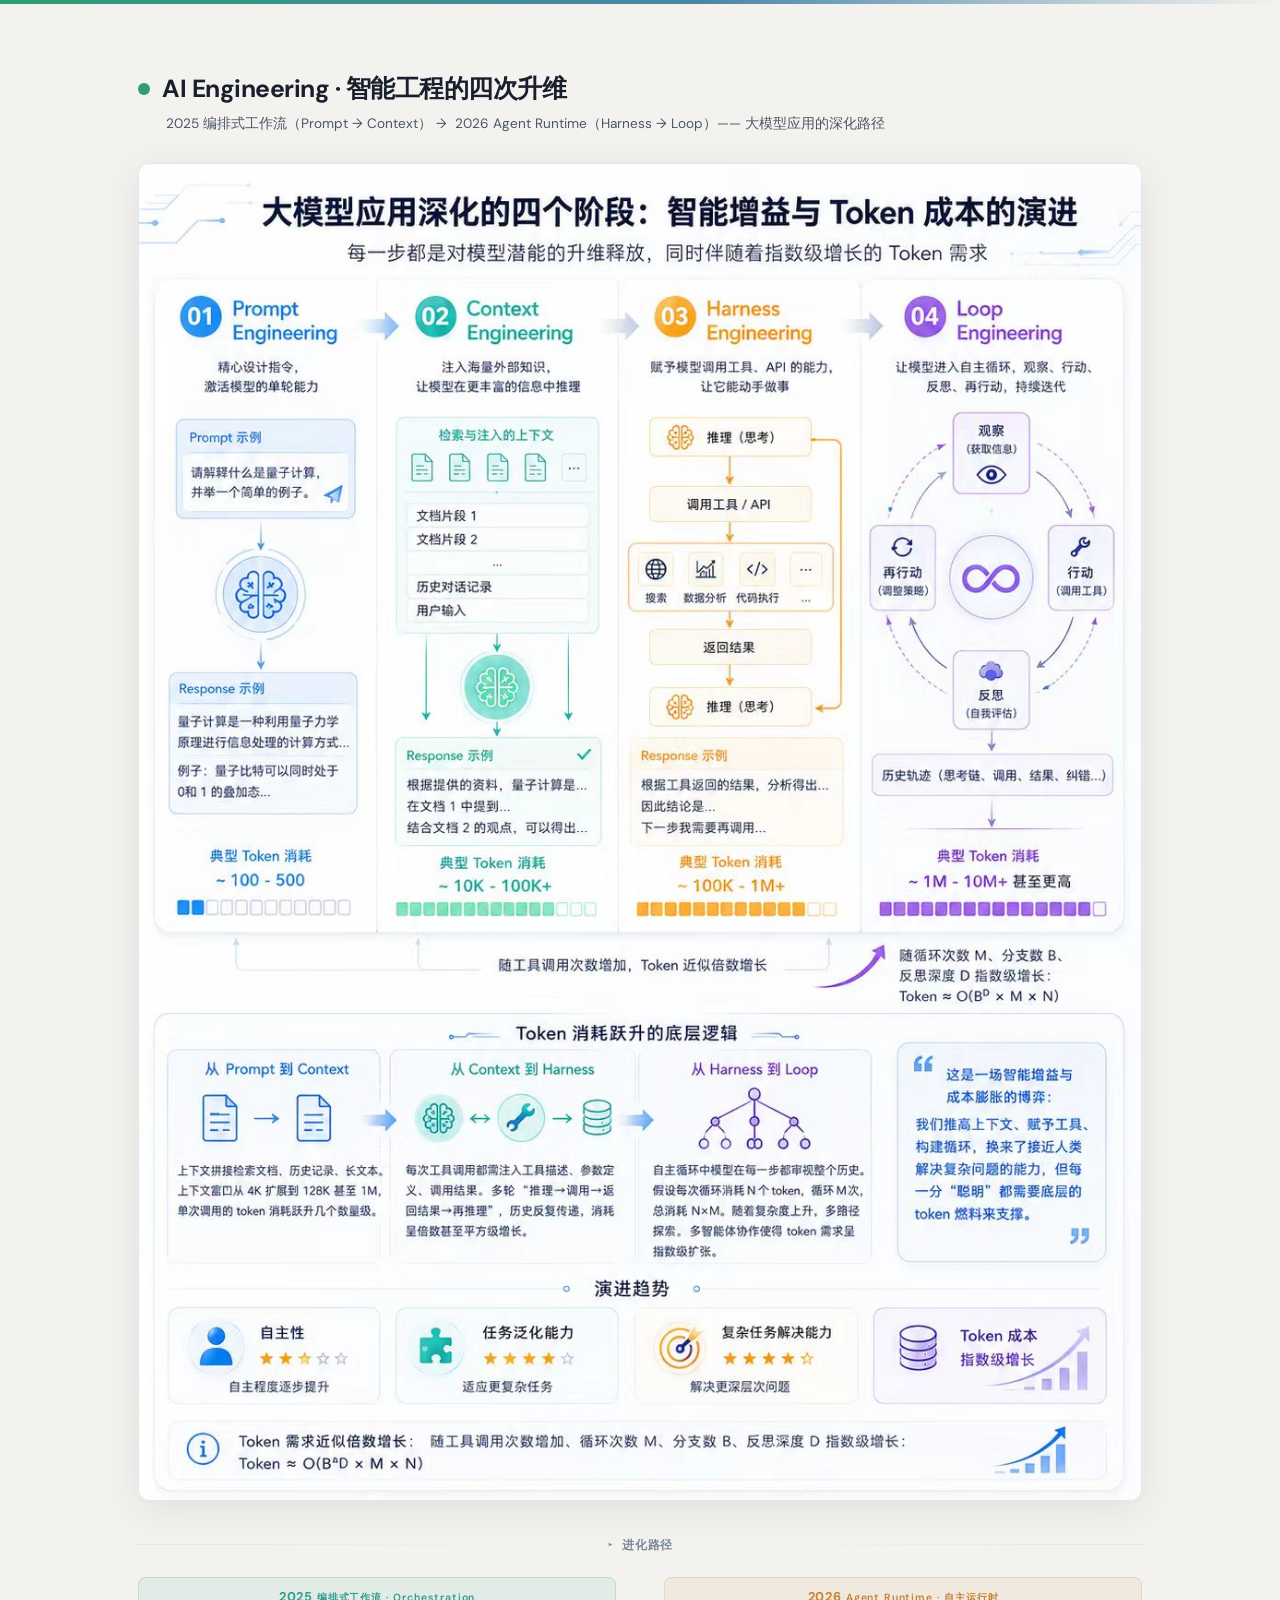
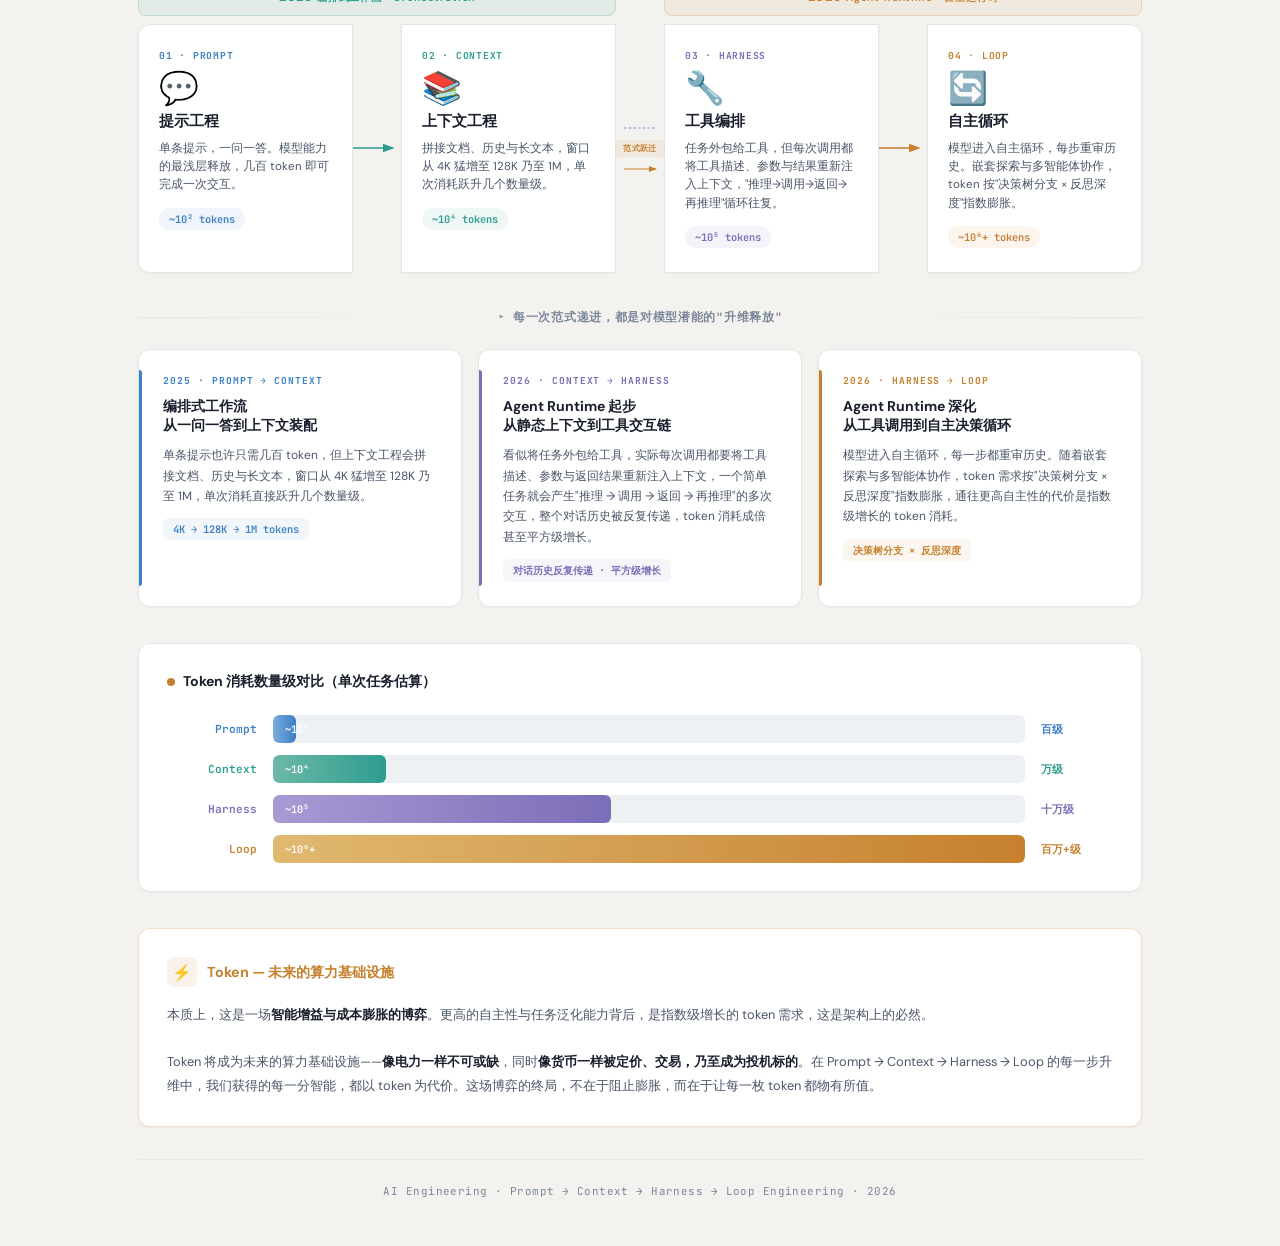
<file: AI-Engineering.html>
<!DOCTYPE html>
<html lang="zh-CN">
<head>
  <meta charset="UTF-8">
  <meta name="viewport" content="width=device-width, initial-scale=1.0">
  <title>AI Engineering — Prompt → Context → Harness → Loop</title>
  <link href="https://fonts.googleapis.com/css2?family=DM+Sans:wght@400;500;700&family=JetBrains+Mono:wght@400;500;600;700&display=swap" rel="stylesheet">
  <style>
    /* ========================================================================
       RESET & BASE
       ======================================================================== */
    *, *::before, *::after { margin: 0; padding: 0; box-sizing: border-box; }

    html { font-size: 16px; scroll-behavior: smooth; }

    body {
      font-family: 'DM Sans', -apple-system, "PingFang SC", "Microsoft YaHei", "Noto Sans SC", sans-serif;
      background: #f4f2ef;
      color: #1a1f2e;
      min-height: 100vh;
      overflow-x: hidden;
    }

    /* ========================================================================
       DESIGN TOKENS
       ======================================================================== */
    :root {
      --bg-page: #f4f2ef;
      --bg-card: #ffffff;
      --bg-tag: #f0f4f6;
      --text-primary: #1a1f2e;
      --text-secondary: #4a5568;
      --text-muted: #7a8699;
      --accent: #2d9d73;
      --accent-alt: #4a85a8;
      --blue: #3b7fc4;
      --cyan: #2d9d8e;
      --purple: #7c6db8;
      --amber: #c6802e;
      --border: #e2e6ea;
      --border-amber: rgba(198, 128, 46, 0.25);
      --shadow-sm: 0 1px 3px rgba(0,0,0,0.04);
      --shadow-md: 0 4px 20px rgba(0,0,0,0.06);
      --shadow-lg: 0 8px 40px rgba(0,0,0,0.08);
      --radius: 12px;
      --radius-sm: 8px;
    }

    @media print {
      body { background: #fff; }
      .top-bar { display: none; }
    }

    /* ========================================================================
       TOP ACCENT BAR
       ======================================================================== */
    .top-bar {
      position: fixed; top: 0; left: 0; right: 0; z-index: 100;
      height: 4px;
      background: linear-gradient(90deg, var(--accent) 0%, var(--accent-alt) 55%, transparent 100%);
    }

    /* ========================================================================
       PAGE CONTAINER
       ======================================================================== */
    .page {
      max-width: 1100px;
      margin: 0 auto;
      padding: 72px 48px 48px 48px;
    }

    /* ========================================================================
       HEADER
       ======================================================================== */
    .header { margin-bottom: 28px; }
    .header-row { display: flex; align-items: center; gap: 12px; margin-bottom: 8px; }
    .pulse-dot {
      width: 12px; height: 12px; background: var(--accent); border-radius: 50%;
      animation: pulse 2s infinite; flex-shrink: 0;
    }
    @keyframes pulse { 0%, 100% { opacity: 1; } 50% { opacity: 0.5; } }
    h1 {
      font-family: 'DM Sans', "PingFang SC", "Microsoft YaHei", "Noto Sans SC", sans-serif;
      font-size: 1.55rem; font-weight: 700; letter-spacing: -0.02em;
      color: var(--text-primary);
    }
    .subtitle {
      font-size: 0.85rem; color: var(--text-secondary);
      margin-left: 28px; line-height: 1.6;
    }

    /* ========================================================================
       HERO IMAGE
       ======================================================================== */
    .hero-image {
      border-radius: var(--radius);
      border: 1px solid var(--border);
      overflow: hidden;
      margin-bottom: 36px;
      background: var(--bg-card);
      box-shadow: var(--shadow-lg);
    }
    .hero-image img { width: 100%; display: block; }

    /* ========================================================================
       SECTION TITLE
       ======================================================================== */
    .section-title {
      display: flex; align-items: center; gap: 14px;
      margin-bottom: 24px;
    }
    .section-title .line {
      flex: 1; height: 1px;
      background: linear-gradient(90deg, var(--border), transparent);
    }
    .section-title .line:last-child {
      background: linear-gradient(270deg, var(--border), transparent);
    }
    .section-title span {
      font-family: 'JetBrains Mono', monospace;
      font-size: 0.72rem; font-weight: 600;
      color: var(--text-muted);
      white-space: nowrap; letter-spacing: 0.06em;
    }

    /* ========================================================================
       ERA BANNERS
       ======================================================================== */
    .era-row {
      display: flex; gap: 0; margin-bottom: 8px;
    }
    .era-banner {
      flex: 1; text-align: center;
      font-size: 0.65rem; font-weight: 600; letter-spacing: 0.08em;
      padding: 10px 0; border-radius: var(--radius-sm);
    }
    .era-banner.y2025 {
      background: rgba(45, 157, 142, 0.08);
      color: var(--cyan);
      border: 1px solid rgba(45, 157, 142, 0.2);
      margin-right: 24px;
    }
    .era-banner.y2026 {
      background: rgba(198, 128, 46, 0.08);
      color: var(--amber);
      border: 1px solid rgba(198, 128, 46, 0.2);
      margin-left: 24px;
    }
    .era-banner .era-year {
      font-size: 0.8rem; font-weight: 700; margin-right: 4px;
    }

    /* ========================================================================
       EVOLUTION FLOW — 4 stages
       ======================================================================== */
    .evolution-flow {
      display: flex; align-items: stretch; gap: 0;
      margin-bottom: 36px;
    }

    .evo-stage {
      flex: 1;
      background: var(--bg-card);
      border: 1px solid var(--border);
      padding: 24px 20px;
      position: relative;
      transition: transform 0.25s, box-shadow 0.25s;
      cursor: default;
      box-shadow: var(--shadow-sm);
    }
    .evo-stage:hover {
      transform: translateY(-4px);
      box-shadow: var(--shadow-lg);
      z-index: 2;
    }
    .evo-stage.era-left:first-child { border-radius: var(--radius) 0 0 var(--radius); }
    .evo-stage.era-left:last-child  { border-radius: 0; }
    .evo-stage.era-right:first-child { border-radius: 0; }
    .evo-stage.era-right:last-child  { border-radius: 0 var(--radius) var(--radius) 0; }

    /* Divider between eras */
    .evo-divider {
      width: 48px; display: flex; align-items: center; justify-content: center;
      flex-shrink: 0; position: relative; z-index: 1;
    }
    .evo-divider-inner {
      display: flex; flex-direction: column; align-items: center; gap: 4px;
    }
    .evo-divider-inner .divider-badge {
      font-family: 'JetBrains Mono', monospace;
      font-size: 0.5rem; font-weight: 700; letter-spacing: 0.06em;
      color: var(--amber); white-space: nowrap;
      background: rgba(198, 128, 46, 0.08);
      padding: 3px 8px; border-radius: 4px;
    }

    /* Arrows between same-era stages */
    .evo-arrow {
      width: 48px; display: flex; align-items: center; justify-content: center;
      flex-shrink: 0; position: relative; z-index: 1;
    }
    .evo-arrow svg { width: 100%; height: 24px; }

    .evo-label {
      font-family: 'JetBrains Mono', monospace;
      font-size: 0.6rem; font-weight: 700; letter-spacing: 0.08em;
      text-transform: uppercase; margin-bottom: 10px;
    }
    .evo-label.prompt  { color: var(--blue); }
    .evo-label.context { color: var(--cyan); }
    .evo-label.harness { color: var(--purple); }
    .evo-label.loop    { color: var(--amber); }

    .evo-icon { font-size: 2rem; margin-bottom: 8px; line-height: 1; }

    .evo-title {
      font-family: 'DM Sans', "PingFang SC", "Microsoft YaHei", "Noto Sans SC", sans-serif;
      font-size: 0.95rem; font-weight: 700; margin-bottom: 8px; line-height: 1.3;
      color: var(--text-primary);
    }
    .evo-desc {
      font-size: 0.72rem; color: var(--text-secondary); line-height: 1.6; margin-bottom: 12px;
    }
    .evo-token {
      display: inline-flex; align-items: center; gap: 4px;
      font-family: 'JetBrains Mono', monospace;
      font-size: 0.65rem; font-weight: 600; padding: 4px 10px;
      border-radius: 20px; white-space: nowrap;
    }
    .evo-token.low    { background: rgba(59, 127, 196, 0.08); color: var(--blue); }
    .evo-token.medium { background: rgba(45, 157, 142, 0.08); color: var(--cyan); }
    .evo-token.high   { background: rgba(124, 109, 184, 0.08); color: var(--purple); }
    .evo-token.max    { background: rgba(198, 128, 46, 0.08); color: var(--amber); }

    /* ========================================================================
       DETAIL CARDS
       ======================================================================== */
    .detail-cards {
      display: grid; grid-template-columns: repeat(3, 1fr); gap: 16px;
      margin-bottom: 36px;
    }
    .detail-card {
      background: var(--bg-card);
      border: 1px solid var(--border);
      border-radius: var(--radius);
      padding: 24px;
      position: relative; overflow: hidden;
      box-shadow: var(--shadow-sm);
      transition: transform 0.25s, box-shadow 0.25s;
    }
    .detail-card:hover {
      transform: translateY(-3px);
      box-shadow: var(--shadow-md);
    }

    /* Left accent line */
    .detail-card::before {
      content: '';
      position: absolute;
      left: 0; top: 20px; bottom: 20px;
      width: 3px; border-radius: 0 3px 3px 0;
    }
    .detail-card.d1::before { background: var(--blue); }
    .detail-card.d2::before { background: var(--purple); }
    .detail-card.d3::before { background: var(--amber); }

    .detail-card .dc-step {
      font-family: 'JetBrains Mono', monospace;
      font-size: 0.6rem; font-weight: 700; letter-spacing: 0.1em;
      text-transform: uppercase; margin-bottom: 10px;
    }
    .detail-card.d1 .dc-step { color: var(--blue); }
    .detail-card.d2 .dc-step { color: var(--purple); }
    .detail-card.d3 .dc-step { color: var(--amber); }

    .detail-card h3 {
      font-family: 'DM Sans', "PingFang SC", "Microsoft YaHei", "Noto Sans SC", sans-serif;
      font-size: 0.88rem; font-weight: 700; margin-bottom: 10px;
      line-height: 1.35; color: var(--text-primary);
    }
    .detail-card .dc-body {
      font-size: 0.75rem; color: var(--text-secondary); line-height: 1.7;
    }
    .detail-card .dc-highlight {
      display: inline-block; margin-top: 12px;
      font-family: 'JetBrains Mono', monospace;
      font-size: 0.65rem; font-weight: 600; padding: 4px 10px;
      border-radius: 6px;
    }
    .detail-card.d1 .dc-highlight { background: rgba(59, 127, 196, 0.07); color: var(--blue); }
    .detail-card.d2 .dc-highlight { background: rgba(124, 109, 184, 0.07); color: var(--purple); }
    .detail-card.d3 .dc-highlight { background: rgba(198, 128, 46, 0.07); color: var(--amber); }

    /* ========================================================================
       TOKEN VIZ
       ======================================================================== */
    .token-viz {
      background: var(--bg-card);
      border: 1px solid var(--border);
      border-radius: var(--radius);
      padding: 28px;
      margin-bottom: 36px;
      box-shadow: var(--shadow-sm);
    }
    .token-viz h3 {
      font-family: 'DM Sans', "PingFang SC", "Microsoft YaHei", "Noto Sans SC", sans-serif;
      font-size: 0.88rem; font-weight: 700; margin-bottom: 24px;
      display: flex; align-items: center; gap: 8px;
      color: var(--text-primary);
    }
    .token-viz h3 .dot {
      width: 8px; height: 8px; border-radius: 50%; background: var(--amber);
    }

    .token-bars { display: flex; flex-direction: column; gap: 12px; }
    .token-bar-row { display: flex; align-items: center; gap: 16px; }
    .token-bar-label {
      width: 90px; font-family: 'JetBrains Mono', monospace;
      font-size: 0.7rem; font-weight: 600; text-align: right; flex-shrink: 0;
    }
    .token-bar-track {
      flex: 1; height: 28px; background: #eef1f4; border-radius: 6px;
      overflow: hidden; position: relative;
    }
    .token-bar-fill {
      height: 100%; border-radius: 6px;
      display: flex; align-items: center; padding-left: 12px;
      font-family: 'JetBrains Mono', monospace;
      font-size: 0.65rem; font-weight: 600; white-space: nowrap;
      transition: width 1.5s cubic-bezier(0.4, 0, 0.2, 1);
    }
    .token-bar-fill.prompt  { background: linear-gradient(90deg, #7aacdc, #3b7fc4); color: #fff; }
    .token-bar-fill.context { background: linear-gradient(90deg, #6db8a8, #2d9d8e); color: #fff; }
    .token-bar-fill.harness { background: linear-gradient(90deg, #a89ad4, #7c6db8); color: #fff; }
    .token-bar-fill.loop    { background: linear-gradient(90deg, #e0b970, #c6802e); color: #fff; }
    .token-bar-value {
      font-family: 'JetBrains Mono', monospace;
      font-size: 0.68rem; font-weight: 700; width: 72px; flex-shrink: 0;
    }

    /* ========================================================================
       CONCLUSION
       ======================================================================== */
    .conclusion {
      background: var(--bg-card);
      border: 1px solid var(--border-amber);
      border-radius: var(--radius);
      padding: 28px;
      margin-bottom: 32px;
      box-shadow: var(--shadow-sm);
      transition: border-color 0.3s;
    }
    .conclusion:hover { border-color: rgba(198, 128, 46, 0.45); }

    .conclusion-header {
      display: flex; align-items: center; gap: 10px; margin-bottom: 16px;
    }
    .conclusion-header .icon {
      width: 30px; height: 30px; border-radius: 8px;
      background: rgba(198, 128, 46, 0.1);
      display: flex; align-items: center; justify-content: center;
      font-size: 1rem;
    }
    .conclusion-header h3 {
      font-family: 'DM Sans', "PingFang SC", "Microsoft YaHei", "Noto Sans SC", sans-serif;
      font-size: 0.9rem; font-weight: 700; color: var(--amber);
    }
    .conclusion p {
      font-size: 0.8rem; color: var(--text-secondary); line-height: 1.85;
    }
    .conclusion p strong { color: var(--text-primary); font-weight: 600; }

    /* ========================================================================
       FOOTER
       ======================================================================== */
    .footer {
      text-align: center; padding-top: 24px;
      border-top: 1px solid var(--border);
      color: var(--text-muted);
      font-family: 'JetBrains Mono', monospace;
      font-size: 0.68rem; letter-spacing: 0.04em;
    }

    /* ========================================================================
       REVEAL ANIMATIONS
       ======================================================================== */
    .reveal {
      opacity: 0; transform: translateY(22px);
      animation: revealUp 0.6s cubic-bezier(0.16, 1, 0.3, 1) forwards;
    }
    .reveal-d1 { animation-delay: 0.06s; }
    .reveal-d2 { animation-delay: 0.16s; }
    .reveal-d3 { animation-delay: 0.26s; }
    .reveal-d4 { animation-delay: 0.36s; }
    .reveal-d5 { animation-delay: 0.46s; }
    .reveal-d6 { animation-delay: 0.56s; }
    .reveal-d7 { animation-delay: 0.66s; }

    @keyframes revealUp {
      to { opacity: 1; transform: translateY(0); }
    }

    @media (prefers-reduced-motion: reduce) {
      .reveal { animation: none !important; opacity: 1 !important; transform: none !important; }
    }

    /* ========================================================================
       RESPONSIVE
       ======================================================================== */
    @media (max-width: 900px) {
      .page { padding: 60px 20px 36px 20px; }

      .era-row { flex-direction: column; gap: 8px; }
      .era-banner.y2025, .era-banner.y2026 { margin: 0; }

      .evolution-flow { flex-direction: column; gap: 0; }
      .evo-stage { border-radius: var(--radius) !important; margin-bottom: 0; }
      .evo-arrow, .evo-divider { width: 100%; height: 32px; }
      .evo-arrow svg { transform: rotate(90deg); width: 32px; }
      .evo-divider { justify-content: flex-start; padding-left: 16px; }
      .evo-divider-inner { flex-direction: row; gap: 10px; }

      .detail-cards { grid-template-columns: 1fr; }

      .token-bar-label { width: 64px; font-size: 0.6rem; }
      .token-bar-value { width: 56px; font-size: 0.6rem; }

      h1 { font-size: 1.3rem; }
    }

    @media (max-width: 480px) {
      .page { padding: 52px 14px 28px 14px; }
      h1 { font-size: 1.15rem; }
      .subtitle { font-size: 0.75rem; margin-left: 20px; }
    }
  </style>
</head>
<body>

<!-- Top accent bar -->
<div class="top-bar"></div>

<!-- ========================================================================
     PAGE CONTENT
     ======================================================================== -->
<main class="page">

  <!-- Header -->
  <div class="header">
    <div class="header-row reveal reveal-d1">
      <div class="pulse-dot"></div>
      <h1>AI Engineering · 智能工程的四次升维</h1>
    </div>
    <p class="subtitle reveal reveal-d2">2025 编排式工作流（Prompt → Context）&nbsp;→&nbsp; 2026 Agent Runtime（Harness → Loop）—— 大模型应用的深化路径</p>
  </div>

  <!-- Hero Image -->
  <div class="hero-image reveal reveal-d3">
    <img src="Images/prompt2loop.jpg" alt="Prompt → Context → Harness → Loop Engineering">
  </div>

  <!-- Section Title -->
  <div class="section-title reveal reveal-d4">
    <div class="line"></div>
    <span>▸ 进化路径</span>
    <div class="line"></div>
  </div>

  <!-- Era Labels -->
  <div class="era-row reveal reveal-d4">
    <div class="era-banner y2025"><span class="era-year">2025</span>编排式工作流 · Orchestration</div>
    <div class="era-banner y2026"><span class="era-year">2026</span>Agent Runtime · 自主运行时</div>
  </div>

  <!-- Four-Stage Evolution Flow -->
  <div class="evolution-flow">

    <div class="evo-stage era-left reveal reveal-d5">
      <div class="evo-label prompt">01 · Prompt</div>
      <div class="evo-icon">💬</div>
      <div class="evo-title">提示工程</div>
      <div class="evo-desc">单条提示，一问一答。模型能力的最浅层释放，几百 token 即可完成一次交互。</div>
      <span class="evo-token low">~10² tokens</span>
    </div>

    <div class="evo-arrow">
      <svg viewBox="0 0 48 24"><defs><marker id="arr-cyan" markerWidth="8" markerHeight="6" refX="7" refY="3" orient="auto"><polygon points="0 0, 8 3, 0 6" fill="#2d9d8e"/></marker></defs><line x1="0" y1="12" x2="40" y2="12" stroke="#2d9d8e" stroke-width="1.5" marker-end="url(#arr-cyan)"/></svg>
    </div>

    <div class="evo-stage era-left reveal reveal-d5">
      <div class="evo-label context">02 · Context</div>
      <div class="evo-icon">📚</div>
      <div class="evo-title">上下文工程</div>
      <div class="evo-desc">拼接文档、历史与长文本，窗口从 4K 猛增至 128K 乃至 1M，单次消耗跃升几个数量级。</div>
      <span class="evo-token medium">~10⁴ tokens</span>
    </div>

    <!-- Paradigm Shift Divider -->
    <div class="evo-divider">
      <div class="evo-divider-inner">
        <svg viewBox="0 0 48 24" style="width:100%;height:16px"><line x1="0" y1="12" x2="48" y2="12" stroke="#7c6db8" stroke-width="1.2" stroke-dasharray="4,3"/></svg>
        <span class="divider-badge">范式跃迁</span>
        <svg viewBox="0 0 48 24" style="width:100%;height:16px"><line x1="0" y1="12" x2="48" y2="12" stroke="#c6802e" stroke-width="1.5" marker-end="url(#arr-amber2)"/><defs><marker id="arr-amber2" markerWidth="8" markerHeight="6" refX="7" refY="3" orient="auto"><polygon points="0 0, 8 3, 0 6" fill="#c6802e"/></marker></defs></svg>
      </div>
    </div>

    <div class="evo-stage era-right reveal reveal-d5">
      <div class="evo-label harness">03 · Harness</div>
      <div class="evo-icon">🔧</div>
      <div class="evo-title">工具编排</div>
      <div class="evo-desc">任务外包给工具，但每次调用都将工具描述、参数与结果重新注入上下文，"推理→调用→返回→再推理"循环往复。</div>
      <span class="evo-token high">~10⁵ tokens</span>
    </div>

    <div class="evo-arrow">
      <svg viewBox="0 0 48 24"><defs><marker id="arr-amber" markerWidth="8" markerHeight="6" refX="7" refY="3" orient="auto"><polygon points="0 0, 8 3, 0 6" fill="#c6802e"/></marker></defs><line x1="0" y1="12" x2="40" y2="12" stroke="#c6802e" stroke-width="1.5" marker-end="url(#arr-amber)"/></svg>
    </div>

    <div class="evo-stage era-right reveal reveal-d5">
      <div class="evo-label loop">04 · Loop</div>
      <div class="evo-icon">🔄</div>
      <div class="evo-title">自主循环</div>
      <div class="evo-desc">模型进入自主循环，每步重审历史。嵌套探索与多智能体协作，token 按"决策树分支 × 反思深度"指数膨胀。</div>
      <span class="evo-token max">~10⁶+ tokens</span>
    </div>

  </div>

  <!-- Section Title -->
  <div class="section-title reveal reveal-d6">
    <div class="line"></div>
    <span>▸ 每一次范式递进，都是对模型潜能的"升维释放"</span>
    <div class="line"></div>
  </div>

  <!-- Three Detail Cards -->
  <div class="detail-cards">

    <div class="detail-card d1 reveal reveal-d6">
      <div class="dc-step">2025 · Prompt → Context</div>
      <h3>编排式工作流<br>从一问一答到上下文装配</h3>
      <div class="dc-body">
        单条提示也许只需几百 token，但上下文工程会拼接文档、历史与长文本，窗口从 4K 猛增至 128K 乃至 1M，单次消耗直接跃升几个数量级。
      </div>
      <span class="dc-highlight">4K → 128K → 1M tokens</span>
    </div>

    <div class="detail-card d2 reveal reveal-d6">
      <div class="dc-step">2026 · Context → Harness</div>
      <h3>Agent Runtime 起步<br>从静态上下文到工具交互链</h3>
      <div class="dc-body">
        看似将任务外包给工具，实际每次调用都要将工具描述、参数与返回结果重新注入上下文，一个简单任务就会产生"推理 → 调用 → 返回 → 再推理"的多次交互，整个对话历史被反复传递，token 消耗成倍甚至平方级增长。
      </div>
      <span class="dc-highlight">对话历史反复传递 · 平方级增长</span>
    </div>

    <div class="detail-card d3 reveal reveal-d6">
      <div class="dc-step">2026 · Harness → Loop</div>
      <h3>Agent Runtime 深化<br>从工具调用到自主决策循环</h3>
      <div class="dc-body">
        模型进入自主循环，每一步都重审历史。随着嵌套探索与多智能体协作，token 需求按"决策树分支 × 反思深度"指数膨胀，通往更高自主性的代价是指数级增长的 token 消耗。
      </div>
      <span class="dc-highlight">决策树分支 × 反思深度</span>
    </div>

  </div>

  <!-- Token Explosion Visualization -->
  <div class="token-viz reveal reveal-d7" id="tokenViz">
    <h3><span class="dot"></span> Token 消耗数量级对比（单次任务估算）</h3>
    <div class="token-bars">
      <div class="token-bar-row">
        <div class="token-bar-label" style="color:var(--blue)">Prompt</div>
        <div class="token-bar-track">
          <div class="token-bar-fill prompt" data-width="3%">~10²</div>
        </div>
        <div class="token-bar-value" style="color:var(--blue)">百级</div>
      </div>
      <div class="token-bar-row">
        <div class="token-bar-label" style="color:var(--cyan)">Context</div>
        <div class="token-bar-track">
          <div class="token-bar-fill context" data-width="15%">~10⁴</div>
        </div>
        <div class="token-bar-value" style="color:var(--cyan)">万级</div>
      </div>
      <div class="token-bar-row">
        <div class="token-bar-label" style="color:var(--purple)">Harness</div>
        <div class="token-bar-track">
          <div class="token-bar-fill harness" data-width="45%">~10⁵</div>
        </div>
        <div class="token-bar-value" style="color:var(--purple)">十万级</div>
      </div>
      <div class="token-bar-row">
        <div class="token-bar-label" style="color:var(--amber)">Loop</div>
        <div class="token-bar-track">
          <div class="token-bar-fill loop" data-width="100%">~10⁶+</div>
        </div>
        <div class="token-bar-value" style="color:var(--amber)">百万+级</div>
      </div>
    </div>
  </div>

  <!-- Conclusion -->
  <div class="conclusion reveal reveal-d7">
    <div class="conclusion-header">
      <div class="icon">⚡</div>
      <h3>Token — 未来的算力基础设施</h3>
    </div>
    <p>
      本质上，这是一场<strong>智能增益与成本膨胀的博弈</strong>。更高的自主性与任务泛化能力背后，是指数级增长的 token 需求，这是架构上的必然。<br><br>
      Token 将成为未来的算力基础设施——<strong>像电力一样不可或缺</strong>，同时<strong>像货币一样被定价、交易，乃至成为投机标的</strong>。在 Prompt → Context → Harness → Loop 的每一步升维中，我们获得的每一分智能，都以 token 为代价。这场博弈的终局，不在于阻止膨胀，而在于让每一枚 token 都物有所值。
    </p>
  </div>

  <!-- Footer -->
  <div class="footer reveal reveal-d7">
    AI Engineering · Prompt → Context → Harness → Loop Engineering · 2026
  </div>

</main>

<script>
  // Animate token bars on scroll into view
  const observer = new IntersectionObserver((entries) => {
    entries.forEach(entry => {
      if (entry.isIntersecting) {
        const fills = entry.target.querySelectorAll('.token-bar-fill');
        fills.forEach(fill => {
          const targetWidth = fill.dataset.width;
          fill.style.width = '0%';
          requestAnimationFrame(() => {
            requestAnimationFrame(() => {
              fill.style.width = targetWidth;
            });
          });
        });
        observer.unobserve(entry.target);
      }
    });
  }, { threshold: 0.3 });

  const tokenViz = document.getElementById('tokenViz');
  if (tokenViz) observer.observe(tokenViz);
</script>

</body>
</html>
</file>
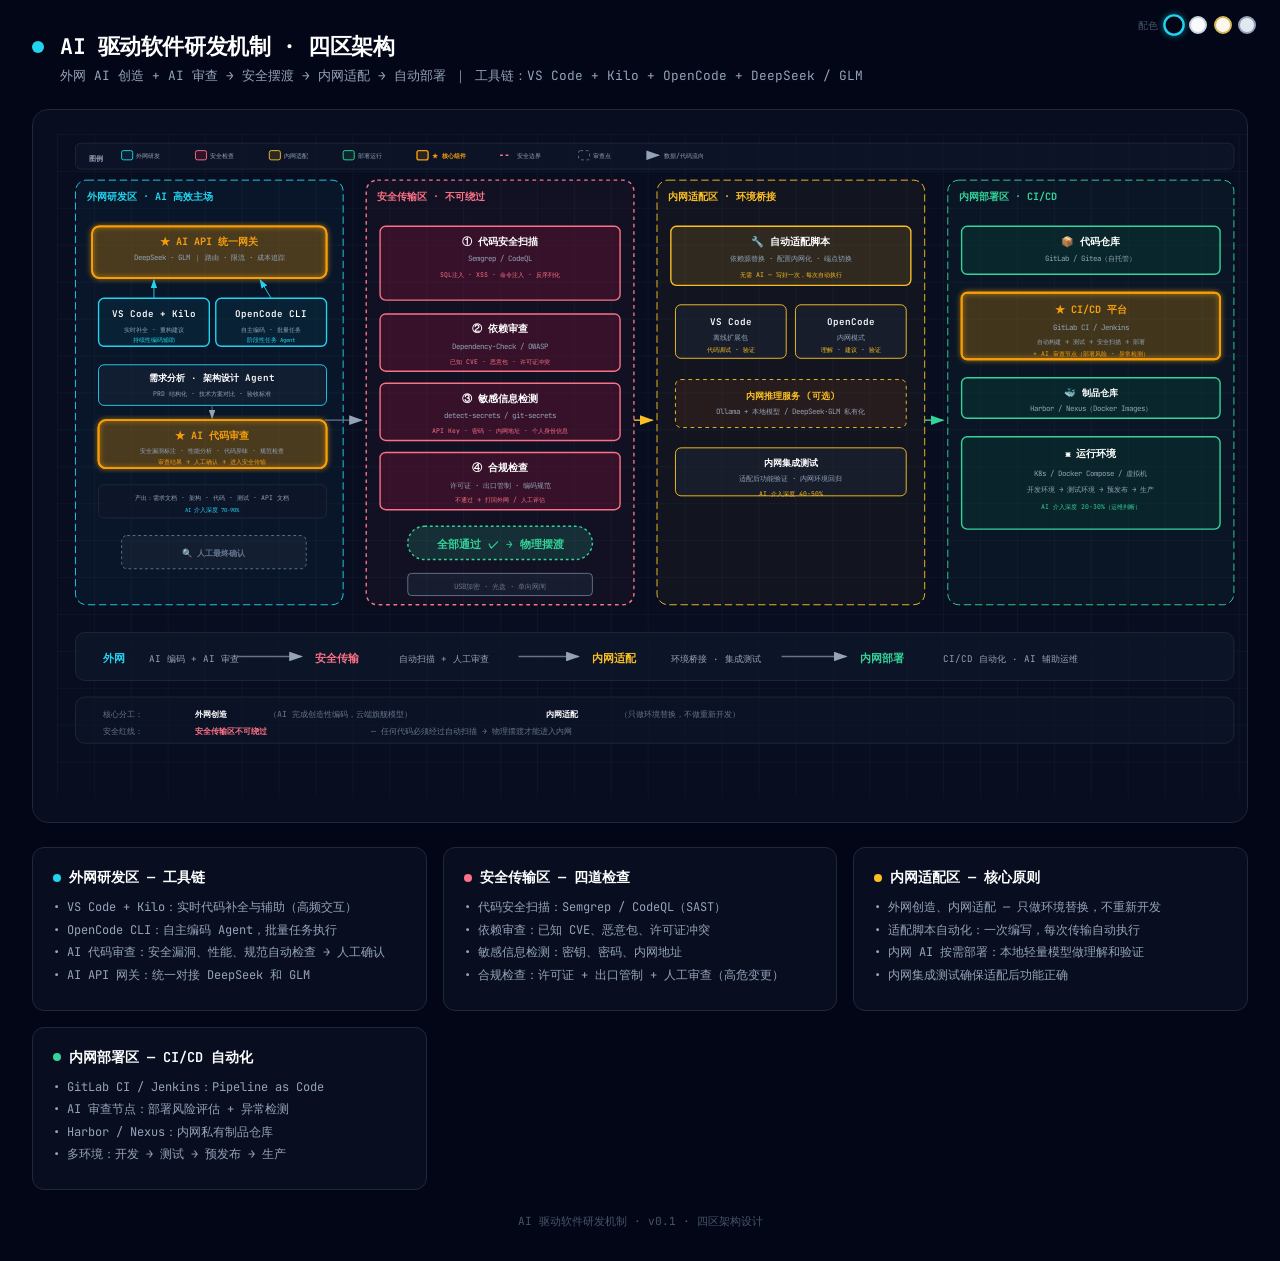
<file: AI-SE.html>
<!DOCTYPE html>
<html lang="zh-CN">
<head>
  <meta charset="UTF-8">
  <meta name="viewport" content="width=device-width, initial-scale=1.0">
  <title>AI 驱动软件研发机制 —— 四区架构</title>
  <link href="https://fonts.googleapis.com/css2?family=JetBrains+Mono:wght@400;500;600;700&display=swap" rel="stylesheet">
  <style>
    :root {
      --bg: #020617; --bg-card: rgba(15, 23, 42, 0.5); --bg-card-solid: #0f172a;
      --border: #1e293b; --text: #ffffff; --text-secondary: #94a3b8; --text-muted: #475569;
      --svg-filter: none; --card-hover: rgba(30, 41, 59, 0.5);
    }
    [data-theme="light"] {
      --bg: #f8fafc; --bg-card: rgba(255, 255, 255, 0.85);
      --border: #e2e8f0; --text: #1e293b; --text-secondary: #64748b;
      --svg-filter: invert(1) hue-rotate(180deg) brightness(1.05);
    }
    [data-theme="warm"] {
      --bg: #fef7ed; --bg-card: rgba(255, 251, 245, 0.9);
      --border: #fde68a; --text: #3b2f1e; --text-secondary: #78716c;
      --svg-filter: invert(1) hue-rotate(170deg) brightness(1.05) saturate(0.85);
    }
    [data-theme="cool"] {
      --bg: #f0f4f8; --bg-card: rgba(248, 250, 252, 0.9);
      --border: #cbd5e1; --text: #1a2a3a; --text-secondary: #64748b;
      --svg-filter: invert(1) hue-rotate(190deg) brightness(1.05);
    }
    @media print {
      :root, [data-theme] {
        --bg: #ffffff; --bg-card: rgba(255, 255, 255, 0.95);
        --border: #d4d4d8; --text: #18181b;
        --svg-filter: invert(1) hue-rotate(180deg) brightness(1.08) contrast(0.95);
      }
      body { padding: 0; }
    }
    * { margin: 0; padding: 0; box-sizing: border-box; }
    body {
      font-family: 'JetBrains Mono', 'Microsoft YaHei', monospace;
      background: var(--bg); min-height: 100vh; padding: 2rem; color: var(--text);
    }
    .container { max-width: 1400px; margin: 0 auto; }
    .header { margin-bottom: 1.5rem; }
    .header-row { display: flex; align-items: center; gap: 1rem; margin-bottom: 0.35rem; }
    .pulse-dot { width: 12px; height: 12px; background: #22d3ee; border-radius: 50%; animation: pulse 2s infinite; }
    @keyframes pulse { 0%, 100% { opacity: 1; } 50% { opacity: 0.5; } }
    h1 { font-size: 1.35rem; font-weight: 700; letter-spacing: -0.02em; }
    .subtitle { color: var(--text-secondary); font-size: 0.8rem; margin-left: 1.75rem; }
    .diagram-container {
      background: var(--bg-card); border-radius: 1rem;
      border: 1px solid var(--border); padding: 1.5rem; overflow-x: auto;
    }
    .diagram-container svg { filter: var(--svg-filter); transition: filter 0.4s; width: 100%; min-width: 1200px; display: block; }
    .cards { display: grid; grid-template-columns: repeat(auto-fit, minmax(300px, 1fr)); gap: 1rem; margin-top: 1.5rem; }
    .card { background: var(--bg-card); border-radius: 0.75rem; border: 1px solid var(--border); padding: 1.25rem; }
    .card-header { display: flex; align-items: center; gap: 0.5rem; margin-bottom: 0.75rem; }
    .card-dot { width: 8px; height: 8px; border-radius: 50%; }
    .card-dot.cyan { background: #22d3ee; } .card-dot.rose { background: #fb7185; }
    .card-dot.amber { background: #fbbf24; } .card-dot.emerald { background: #34d399; }
    .card h3 { font-size: 0.85rem; font-weight: 600; }
    .card ul { list-style: none; color: var(--text-secondary); font-size: 0.75rem; }
    .card li { margin-bottom: 0.35rem; }
    .footer { text-align: center; margin-top: 1.5rem; color: var(--text-muted); font-size: 0.7rem; }

    /* Theme switcher — top right */
    .theme-bar { position: fixed; top: 1rem; right: 1.5rem; display: flex; align-items: center; gap: 0.4rem; z-index: 100; }
    .theme-bar span { font-size: 0.65rem; color: var(--text-muted); }
    .theme-btn { width: 18px; height: 18px; border-radius: 50%; border: 2px solid var(--border); cursor: pointer; transition: all 0.2s; background: transparent; padding: 0; }
    .theme-btn.dark  { background: #020617; border-color: #334155; }
    .theme-btn.light { background: #f8fafc; border-color: #cbd5e1; }
    .theme-btn.warm  { background: #fef7ed; border-color: #d6b656; }
    .theme-btn.cool  { background: #e2e8f0; border-color: #94a3b8; }
    .theme-btn.active { border-color: #22d3ee; box-shadow: 0 0 6px rgba(34,211,238,0.5); transform: scale(1.2); }
  </style>
</head>
<body>
  <div class="theme-bar">
    <span>配色</span>
    <button class="theme-btn dark active" onclick="setTheme('dark')" title="深色"></button>
    <button class="theme-btn light"       onclick="setTheme('light')" title="亮色"></button>
    <button class="theme-btn warm"        onclick="setTheme('warm')" title="暖色"></button>
    <button class="theme-btn cool"        onclick="setTheme('cool')" title="冷色"></button>
  </div>
  <div class="container">
    <div class="header">
      <div class="header-row">
        <div class="pulse-dot"></div>
        <h1>AI 驱动软件研发机制 · 四区架构</h1>
      </div>
      <p class="subtitle">外网 AI 创造 + AI 审查 → 安全摆渡 → 内网适配 → 自动部署 ｜ 工具链：VS Code + Kilo + OpenCode + DeepSeek / GLM</p>
    </div>

    <div class="diagram-container">
      <svg viewBox="0 0 1300 720">
        <defs>
          <!-- Arrow markers -->
          <marker id="arrow-cyan" markerWidth="10" markerHeight="7" refX="9" refY="3.5" orient="auto">
            <polygon points="0 0, 10 3.5, 0 7" fill="#22d3ee"/>
          </marker>
          <marker id="arrow-rose" markerWidth="10" markerHeight="7" refX="9" refY="3.5" orient="auto">
            <polygon points="0 0, 10 3.5, 0 7" fill="#fb7185"/>
          </marker>
          <marker id="arrow-amber" markerWidth="10" markerHeight="7" refX="9" refY="3.5" orient="auto">
            <polygon points="0 0, 10 3.5, 0 7" fill="#fbbf24"/>
          </marker>
          <marker id="arrow-emerald" markerWidth="10" markerHeight="7" refX="9" refY="3.5" orient="auto">
            <polygon points="0 0, 10 3.5, 0 7" fill="#34d399"/>
          </marker>
          <marker id="arrow-white" markerWidth="10" markerHeight="7" refX="9" refY="3.5" orient="auto">
            <polygon points="0 0, 10 3.5, 0 7" fill="#94a3b8"/>
          </marker>
          <!-- Grid -->
          <pattern id="grid" width="40" height="40" patternUnits="userSpaceOnUse">
            <path d="M 40 0 L 0 0 0 40" fill="none" stroke="#1e293b" stroke-width="0.5"/>
          </pattern>
          <!-- Golden glow -->
          <filter id="glow-amber">
            <feGaussianBlur stdDeviation="3" result="blur"/>
            <feMerge><feMergeNode in="blur"/><feMergeNode in="SourceGraphic"/></feMerge>
          </filter>
          <filter id="glow-cyan">
            <feGaussianBlur stdDeviation="3" result="blur"/>
            <feMerge><feMergeNode in="blur"/><feMergeNode in="SourceGraphic"/></feMerge>
          </filter>
        </defs>

        <!-- Background -->
        <rect width="100%" height="100%" fill="url(#grid)"/>

        <!-- =================================================================================== -->
        <!-- ZONE BOUNDARIES                                                                     -->
        <!-- =================================================================================== -->

        <!-- Zone 1: 外网研发区 -->
        <rect x="20" y="50" width="290" height="460" rx="12" fill="rgba(34, 211, 238, 0.04)" stroke="#22d3ee" stroke-width="1" stroke-dasharray="8,4"/>
        <text x="32" y="72" fill="#22d3ee" font-size="11" font-weight="700">外网研发区 · AI 高效主场</text>

        <!-- Zone 2: 安全传输区 -->
        <rect x="335" y="50" width="290" height="460" rx="12" fill="rgba(251, 113, 133, 0.04)" stroke="#fb7185" stroke-width="1.5" stroke-dasharray="4,4"/>
        <text x="347" y="72" fill="#fb7185" font-size="11" font-weight="700">安全传输区 · 不可绕过</text>

        <!-- Zone 3: 内网适配区 -->
        <rect x="650" y="50" width="290" height="460" rx="12" fill="rgba(251, 191, 36, 0.04)" stroke="#fbbf24" stroke-width="1" stroke-dasharray="8,4"/>
        <text x="662" y="72" fill="#fbbf24" font-size="11" font-weight="700">内网适配区 · 环境桥接</text>

        <!-- Zone 4: 内网部署区 -->
        <rect x="965" y="50" width="310" height="460" rx="12" fill="rgba(52, 211, 153, 0.04)" stroke="#34d399" stroke-width="1" stroke-dasharray="8,4"/>
        <text x="977" y="72" fill="#34d399" font-size="11" font-weight="700">内网部署区 · CI/CD</text>

        <!-- =================================================================================== -->
        <!-- ZONE 1: 外网研发区  components                                                       -->
        <!-- =================================================================================== -->

        <!-- AI API 网关 (golden highlight) -->
        <rect x="38" y="100" width="254" height="56" rx="8" fill="rgba(245, 158, 11, 0.12)" stroke="#f59e0b" stroke-width="2" filter="url(#glow-amber)"/>
        <rect x="38" y="100" width="254" height="56" rx="8" fill="rgba(245, 158, 11, 0.06)" stroke="#f59e0b" stroke-width="2"/>
        <text x="165" y="120" fill="#f59e0b" font-size="11" font-weight="700" text-anchor="middle">★ AI API 统一网关</text>
        <text x="165" y="137" fill="#94a3b8" font-size="8" text-anchor="middle">DeepSeek · GLM ｜ 路由 · 限流 · 成本追踪</text>

        <!-- VS Code + Kilo -->
        <rect x="45" y="178" width="120" height="52" rx="6" fill="rgba(8, 51, 68, 0.4)" stroke="#22d3ee" stroke-width="1.5"/>
        <text x="105" y="198" fill="white" font-size="10" font-weight="600" text-anchor="middle">VS Code + Kilo</text>
        <text x="105" y="214" fill="#94a3b8" font-size="7" text-anchor="middle">实时补全 · 重构建议</text>
        <text x="105" y="225" fill="#22d3ee" font-size="6" text-anchor="middle">持续性编码辅助</text>

        <!-- OpenCode -->
        <rect x="172" y="178" width="120" height="52" rx="6" fill="rgba(8, 51, 68, 0.4)" stroke="#22d3ee" stroke-width="1.5"/>
        <text x="232" y="198" fill="white" font-size="10" font-weight="600" text-anchor="middle">OpenCode CLI</text>
        <text x="232" y="214" fill="#94a3b8" font-size="7" text-anchor="middle">自主编码 · 批量任务</text>
        <text x="232" y="225" fill="#22d3ee" font-size="6" text-anchor="middle">阶段性任务 Agent</text>

        <!-- Arrows: tools → gateway -->
        <line x1="105" y1="178" x2="105" y2="158" stroke="#22d3ee" stroke-width="1" marker-end="url(#arrow-cyan)"/>
        <line x1="232" y1="178" x2="220" y2="158" stroke="#22d3ee" stroke-width="1" marker-end="url(#arrow-cyan)"/>

        <!-- 需求分析 + 架构设计 -->
        <rect x="45" y="250" width="247" height="44" rx="6" fill="rgba(30, 41, 59, 0.4)" stroke="#22d3ee" stroke-width="1"/>
        <text x="168" y="268" fill="white" font-size="10" font-weight="600" text-anchor="middle">需求分析 · 架构设计 Agent</text>
        <text x="168" y="284" fill="#94a3b8" font-size="7" text-anchor="middle">PRD 结构化 · 技术方案对比 · 验收标准</text>

        <!-- ★ AI 代码审查 (golden highlight — KEY addition) -->
        <rect x="45" y="310" width="247" height="52" rx="8" fill="rgba(245, 158, 11, 0.12)" stroke="#f59e0b" stroke-width="2" filter="url(#glow-amber)"/>
        <rect x="45" y="310" width="247" height="52" rx="8" fill="rgba(245, 158, 11, 0.06)" stroke="#f59e0b" stroke-width="2"/>
        <text x="168" y="330" fill="#f59e0b" font-size="11" font-weight="700" text-anchor="middle">★ AI 代码审查</text>
        <text x="168" y="346" fill="#94a3b8" font-size="7" text-anchor="middle">安全漏洞标注 · 性能分析 · 代码异味 · 规范检查</text>
        <text x="168" y="358" fill="#f59e0b" font-size="7" text-anchor="middle">审查结果 → 人工确认 → 进入安全传输</text>

        <!-- 箭头: 需求分析 → AI审查 -->
        <line x1="168" y1="294" x2="168" y2="308" stroke="#64748b" stroke-width="1" marker-end="url(#arrow-white)"/>

        <!-- 外网产出清单 (compact) -->
        <rect x="45" y="380" width="247" height="36" rx="6" fill="rgba(15, 23, 42, 0.6)" stroke="#1e293b" stroke-width="1"/>
        <text x="168" y="396" fill="#94a3b8" font-size="7" text-anchor="middle">产出：需求文档 · 架构 · 代码 · 测试 · API 文档</text>
        <text x="168" y="410" fill="#22d3ee" font-size="6" text-anchor="middle">AI 介入深度 70-90%</text>

        <!-- 人工审查点 -->
        <rect x="70" y="435" width="200" height="36" rx="6" fill="rgba(30, 41, 59, 0.5)" stroke="#64748b" stroke-width="1" stroke-dasharray="3,3"/>
        <text x="170" y="457" fill="#64748b" font-size="9" font-weight="600" text-anchor="middle">🔍 人工最终确认</text>

        <!-- =================================================================================== -->
        <!-- 区间箭头:  Zone1 → 审查点 → Zone2                                                  -->
        <!-- =================================================================================== -->
        <line x1="290" y1="310" x2="330" y2="310" stroke="#64748b" stroke-width="1.5" marker-end="url(#arrow-white)"/>

        <!-- =================================================================================== -->
        <!-- ZONE 2: 安全传输区                                                                 -->
        <!-- =================================================================================== -->

        <rect x="350" y="100" width="260" height="80" rx="6" fill="rgba(136, 19, 55, 0.3)" stroke="#fb7185" stroke-width="1.5"/>
        <text x="480" y="120" fill="white" font-size="11" font-weight="600" text-anchor="middle">① 代码安全扫描</text>
        <text x="480" y="138" fill="#94a3b8" font-size="8" text-anchor="middle">Semgrep / CodeQL</text>
        <text x="480" y="155" fill="#fb7185" font-size="7" text-anchor="middle">SQL注入 · XSS · 命令注入 · 反序列化</text>

        <rect x="350" y="195" width="260" height="62" rx="6" fill="rgba(136, 19, 55, 0.3)" stroke="#fb7185" stroke-width="1.5"/>
        <text x="480" y="215" fill="white" font-size="11" font-weight="600" text-anchor="middle">② 依赖审查</text>
        <text x="480" y="233" fill="#94a3b8" font-size="8" text-anchor="middle">Dependency-Check / OWASP</text>
        <text x="480" y="249" fill="#fb7185" font-size="7" text-anchor="middle">已知 CVE · 恶意包 · 许可证冲突</text>

        <rect x="350" y="270" width="260" height="62" rx="6" fill="rgba(136, 19, 55, 0.3)" stroke="#fb7185" stroke-width="1.5"/>
        <text x="480" y="290" fill="white" font-size="11" font-weight="600" text-anchor="middle">③ 敏感信息检测</text>
        <text x="480" y="308" fill="#94a3b8" font-size="8" text-anchor="middle">detect-secrets / git-secrets</text>
        <text x="480" y="324" fill="#fb7185" font-size="7" text-anchor="middle">API Key · 密码 · 内网地址 · 个人身份信息</text>

        <rect x="350" y="345" width="260" height="62" rx="6" fill="rgba(136, 19, 55, 0.3)" stroke="#fb7185" stroke-width="1.5"/>
        <text x="480" y="365" fill="white" font-size="11" font-weight="600" text-anchor="middle">④ 合规检查</text>
        <text x="480" y="383" fill="#94a3b8" font-size="8" text-anchor="middle">许可证 · 出口管制 · 编码规范</text>
        <text x="480" y="399" fill="#fb7185" font-size="7" text-anchor="middle">不通过 → 打回外网 / 人工评估</text>

        <!-- 通过标记 -->
        <rect x="380" y="425" width="200" height="36" rx="18" fill="rgba(52, 211, 153, 0.15)" stroke="#34d399" stroke-width="1.5" stroke-dasharray="3,3"/>
        <text x="480" y="448" fill="#34d399" font-size="12" font-weight="700" text-anchor="middle">全部通过 ✓ → 物理摆渡</text>

        <!-- 物理摆渡 -->
        <rect x="380" y="476" width="200" height="24" rx="4" fill="rgba(30, 41, 59, 0.5)" stroke="#64748b" stroke-width="1"/>
        <text x="480" y="493" fill="#64748b" font-size="8" text-anchor="middle">USB加密 · 光盘 · 单向网闸</text>

        <!-- =================================================================================== -->
        <!-- 区间箭头: Zone2 → Zone3                                                             -->
        <!-- =================================================================================== -->
        <line x1="625" y1="310" x2="645" y2="310" stroke="#fbbf24" stroke-width="1.5" marker-end="url(#arrow-amber)"/>

        <!-- =================================================================================== -->
        <!-- ZONE 3: 内网适配区                                                                  -->
        <!-- =================================================================================== -->

        <!-- 适配脚本 -->
        <rect x="665" y="100" width="260" height="64" rx="6" fill="rgba(251, 191, 36, 0.12)" stroke="#fbbf24" stroke-width="1.5"/>
        <text x="795" y="120" fill="white" font-size="11" font-weight="600" text-anchor="middle">🔧 自动适配脚本</text>
        <text x="795" y="138" fill="#94a3b8" font-size="8" text-anchor="middle">依赖源替换 · 配置内网化 · 端点切换</text>
        <text x="795" y="155" fill="#fbbf24" font-size="7" text-anchor="middle">无需 AI — 写好一次，每次自动执行</text>

        <!-- VS Code 内网版 -->
        <rect x="670" y="185" width="120" height="58" rx="6" fill="rgba(30, 41, 59, 0.4)" stroke="#fbbf24" stroke-width="1"/>
        <text x="730" y="207" fill="white" font-size="10" font-weight="600" text-anchor="middle">VS Code</text>
        <text x="730" y="223" fill="#94a3b8" font-size="8" text-anchor="middle">离线扩展包</text>
        <text x="730" y="236" fill="#fbbf24" font-size="7" text-anchor="middle">代码调试 · 验证</text>

        <!-- OpenCode 内网模式 -->
        <rect x="800" y="185" width="120" height="58" rx="6" fill="rgba(30, 41, 59, 0.4)" stroke="#fbbf24" stroke-width="1"/>
        <text x="860" y="207" fill="white" font-size="10" font-weight="600" text-anchor="middle">OpenCode</text>
        <text x="860" y="223" fill="#94a3b8" font-size="8" text-anchor="middle">内网模式</text>
        <text x="860" y="236" fill="#fbbf24" font-size="7" text-anchor="middle">理解 · 建议 · 验证</text>

        <!-- 内网推理服务 -->
        <rect x="670" y="266" width="250" height="52" rx="6" fill="rgba(120, 53, 15, 0.2)" stroke="#fbbf24" stroke-width="1" stroke-dasharray="4,4"/>
        <text x="795" y="287" fill="#fbbf24" font-size="10" font-weight="600" text-anchor="middle">内网推理服务 (可选)</text>
        <text x="795" y="303" fill="#94a3b8" font-size="8" text-anchor="middle">Ollama + 本地模型 / DeepSeek·GLM 私有化</text>

        <!-- 内网集成测试 -->
        <rect x="670" y="340" width="250" height="52" rx="6" fill="rgba(30, 41, 59, 0.4)" stroke="#fbbf24" stroke-width="1"/>
        <text x="795" y="360" fill="white" font-size="10" font-weight="600" text-anchor="middle">内网集成测试</text>
        <text x="795" y="376" fill="#94a3b8" font-size="8" text-anchor="middle">适配后功能验证 · 内网环境回归</text>
        <text x="795" y="392" fill="#fbbf24" font-size="7" text-anchor="middle">AI 介入深度 40-50%</text>

        <!-- =================================================================================== -->
        <!-- 区间箭头: Zone3 → Zone4                                                             -->
        <!-- =================================================================================== -->
        <line x1="940" y1="310" x2="960" y2="310" stroke="#34d399" stroke-width="1.5" marker-end="url(#arrow-emerald)"/>

        <!-- =================================================================================== -->
        <!-- ZONE 4: 内网部署区                                                                  -->
        <!-- =================================================================================== -->

        <rect x="980" y="100" width="280" height="52" rx="6" fill="rgba(6, 78, 59, 0.3)" stroke="#34d399" stroke-width="1.5"/>
        <text x="1120" y="120" fill="white" font-size="11" font-weight="600" text-anchor="middle">📦 代码仓库</text>
        <text x="1120" y="138" fill="#94a3b8" font-size="8" text-anchor="middle">GitLab / Gitea（自托管）</text>

        <rect x="980" y="172" width="280" height="72" rx="6" fill="rgba(245, 158, 11, 0.10)" stroke="#f59e0b" stroke-width="2" filter="url(#glow-amber)"/>
        <rect x="980" y="172" width="280" height="72" rx="6" fill="rgba(245, 158, 11, 0.05)" stroke="#f59e0b" stroke-width="2"/>
        <text x="1120" y="194" fill="#f59e0b" font-size="11" font-weight="700" text-anchor="middle">★ CI/CD 平台</text>
        <text x="1120" y="212" fill="#94a3b8" font-size="8" text-anchor="middle">GitLab CI / Jenkins</text>
        <text x="1120" y="228" fill="#94a3b8" font-size="7" text-anchor="middle">自动构建 → 测试 → 安全扫描 → 部署</text>
        <text x="1120" y="241" fill="#f59e0b" font-size="7" text-anchor="middle">+ AI 审查节点（部署风险 · 异常检测）</text>

        <rect x="980" y="264" width="280" height="44" rx="6" fill="rgba(6, 78, 59, 0.3)" stroke="#34d399" stroke-width="1.5"/>
        <text x="1120" y="284" fill="white" font-size="10" font-weight="600" text-anchor="middle">🐳 制品仓库</text>
        <text x="1120" y="300" fill="#94a3b8" font-size="8" text-anchor="middle">Harbor / Nexus（Docker Images）</text>

        <rect x="980" y="328" width="280" height="100" rx="6" fill="rgba(6, 78, 59, 0.25)" stroke="#34d399" stroke-width="1.5"/>
        <text x="1120" y="350" fill="white" font-size="11" font-weight="600" text-anchor="middle">☸ 运行环境</text>
        <text x="1120" y="370" fill="#94a3b8" font-size="8" text-anchor="middle">K8s / Docker Compose / 虚拟机</text>
        <text x="1120" y="388" fill="#94a3b8" font-size="8" text-anchor="middle">开发环境 → 测试环境 → 预发布 → 生产</text>
        <text x="1120" y="406" fill="#34d399" font-size="7" text-anchor="middle">AI 介入深度 20-30%（运维判断）</text>

        <!-- =================================================================================== -->
        <!-- MAIN FLOW: 底部大流程箭头                                                           -->
        <!-- =================================================================================== -->

        <rect x="20" y="540" width="1255" height="52" rx="10" fill="rgba(15, 23, 42, 0.7)" stroke="#1e293b" stroke-width="1"/>
        <text x="50" y="572" fill="#22d3ee" font-size="12" font-weight="700">外网</text>
        <text x="100" y="572" fill="#94a3b8" font-size="10">AI 编码 + AI 审查</text>
        <line x1="195" y1="566" x2="265" y2="566" stroke="#64748b" stroke-width="1.5" marker-end="url(#arrow-white)"/>

        <text x="280" y="572" fill="#fb7185" font-size="12" font-weight="700">安全传输</text>
        <text x="370" y="572" fill="#94a3b8" font-size="10">自动扫描 + 人工审查</text>
        <line x1="500" y1="566" x2="565" y2="566" stroke="#64748b" stroke-width="1.5" marker-end="url(#arrow-white)"/>

        <text x="580" y="572" fill="#fbbf24" font-size="12" font-weight="700">内网适配</text>
        <text x="665" y="572" fill="#94a3b8" font-size="10">环境桥接 · 集成测试</text>
        <line x1="785" y1="566" x2="855" y2="566" stroke="#64748b" stroke-width="1.5" marker-end="url(#arrow-white)"/>

        <text x="870" y="572" fill="#34d399" font-size="12" font-weight="700">内网部署</text>
        <text x="960" y="572" fill="#94a3b8" font-size="10">CI/CD 自动化 · AI 辅助运维</text>

        <!-- =================================================================================== -->
        <!-- 底部信息条                                                                          -->
        <!-- =================================================================================== -->
        <rect x="20" y="610" width="1255" height="50" rx="10" fill="rgba(15, 23, 42, 0.5)" stroke="#1e293b" stroke-width="1"/>
        <text x="50" y="632" fill="#64748b" font-size="9">核心分工：</text>
        <text x="150" y="632" fill="white" font-size="9" font-weight="600">外网创造</text>
        <text x="230" y="632" fill="#64748b" font-size="9">（AI 完成创造性编码，云端旗舰模型）</text>
        <text x="530" y="632" fill="white" font-size="9" font-weight="600">内网适配</text>
        <text x="610" y="632" fill="#64748b" font-size="9">（只做环境替换，不做重新开发）</text>
        <text x="50" y="650" fill="#64748b" font-size="9">安全红线：</text>
        <text x="150" y="650" fill="#fb7185" font-size="9" font-weight="600">安全传输区不可绕过</text>
        <text x="340" y="650" fill="#64748b" font-size="9">— 任何代码必须经过自动扫描 → 物理摆渡才能进入内网</text>

        <!-- =================================================================================== -->
        <!-- LEGEND — horizontal strip at top                                                    -->
        <!-- =================================================================================== -->
        <rect x="20" y="10" width="1255" height="28" rx="6" fill="rgba(15, 23, 42, 0.6)" stroke="#1e293b" stroke-width="1"/>
        <text x="35" y="29" fill="#94a3b8" font-size="8" font-weight="600">图例</text>

        <rect x="70" y="18" width="12" height="10" rx="2" fill="rgba(8, 51, 68, 0.4)" stroke="#22d3ee" stroke-width="1"/>
        <text x="86" y="26" fill="#94a3b8" font-size="7">外网研发</text>

        <rect x="150" y="18" width="12" height="10" rx="2" fill="rgba(136, 19, 55, 0.3)" stroke="#fb7185" stroke-width="1"/>
        <text x="166" y="26" fill="#94a3b8" font-size="7">安全检查</text>

        <rect x="230" y="18" width="12" height="10" rx="2" fill="rgba(251, 191, 36, 0.12)" stroke="#fbbf24" stroke-width="1"/>
        <text x="246" y="26" fill="#94a3b8" font-size="7">内网适配</text>

        <rect x="310" y="18" width="12" height="10" rx="2" fill="rgba(6, 78, 59, 0.3)" stroke="#34d399" stroke-width="1"/>
        <text x="326" y="26" fill="#94a3b8" font-size="7">部署运行</text>

        <rect x="390" y="18" width="12" height="10" rx="2" fill="rgba(245, 158, 11, 0.12)" stroke="#f59e0b" stroke-width="1.5"/>
        <text x="406" y="26" fill="#f59e0b" font-size="7" font-weight="600">★ 核心组件</text>

        <line x1="480" y1="23" x2="492" y2="23" stroke="#fb7185" stroke-width="1.5" stroke-dasharray="3,3"/>
        <text x="498" y="26" fill="#94a3b8" font-size="7">安全边界</text>

        <rect x="565" y="18" width="12" height="10" rx="2" fill="transparent" stroke="#64748b" stroke-width="1" stroke-dasharray="3,3"/>
        <text x="581" y="26" fill="#94a3b8" font-size="7">审查点</text>

        <line x1="640" y1="23" x2="652" y2="23" stroke="#64748b" stroke-width="1.5" marker-end="url(#arrow-white)"/>
        <text x="658" y="26" fill="#94a3b8" font-size="7">数据/代码流向</text>
      </svg>
    </div>

    <!-- Bottom cards -->
    <div class="cards">
      <div class="card">
        <div class="card-header">
          <div class="card-dot cyan"></div>
          <h3>外网研发区 — 工具链</h3>
        </div>
        <ul>
          <li>• VS Code + Kilo：实时代码补全与辅助（高频交互）</li>
          <li>• OpenCode CLI：自主编码 Agent，批量任务执行</li>
          <li>• AI 代码审查：安全漏洞、性能、规范自动检查 → 人工确认</li>
          <li>• AI API 网关：统一对接 DeepSeek 和 GLM</li>
        </ul>
      </div>
      <div class="card">
        <div class="card-header">
          <div class="card-dot rose"></div>
          <h3>安全传输区 — 四道检查</h3>
        </div>
        <ul>
          <li>• 代码安全扫描：Semgrep / CodeQL（SAST）</li>
          <li>• 依赖审查：已知 CVE、恶意包、许可证冲突</li>
          <li>• 敏感信息检测：密钥、密码、内网地址</li>
          <li>• 合规检查：许可证 + 出口管制 + 人工审查（高危变更）</li>
        </ul>
      </div>
      <div class="card">
        <div class="card-header">
          <div class="card-dot amber"></div>
          <h3>内网适配区 — 核心原则</h3>
        </div>
        <ul>
          <li>• 外网创造、内网适配 — 只做环境替换，不重新开发</li>
          <li>• 适配脚本自动化：一次编写，每次传输自动执行</li>
          <li>• 内网 AI 按需部署：本地轻量模型做理解和验证</li>
          <li>• 内网集成测试确保适配后功能正确</li>
        </ul>
      </div>
      <div class="card">
        <div class="card-header">
          <div class="card-dot emerald"></div>
          <h3>内网部署区 — CI/CD 自动化</h3>
        </div>
        <ul>
          <li>• GitLab CI / Jenkins：Pipeline as Code</li>
          <li>• AI 审查节点：部署风险评估 + 异常检测</li>
          <li>• Harbor / Nexus：内网私有制品仓库</li>
          <li>• 多环境：开发 → 测试 → 预发布 → 生产</li>
        </ul>
      </div>
    </div>

    <p class="footer">AI 驱动软件研发机制 · v0.1 · 四区架构设计</p>
  </div>
  <script>
    function setTheme(name) {
      document.documentElement.setAttribute('data-theme', name);
      document.querySelectorAll('.theme-btn').forEach(b => b.classList.remove('active'));
      document.querySelector(`.theme-btn.${name}`).classList.add('active');
    }
  </script>
</body>
</html>
</file>
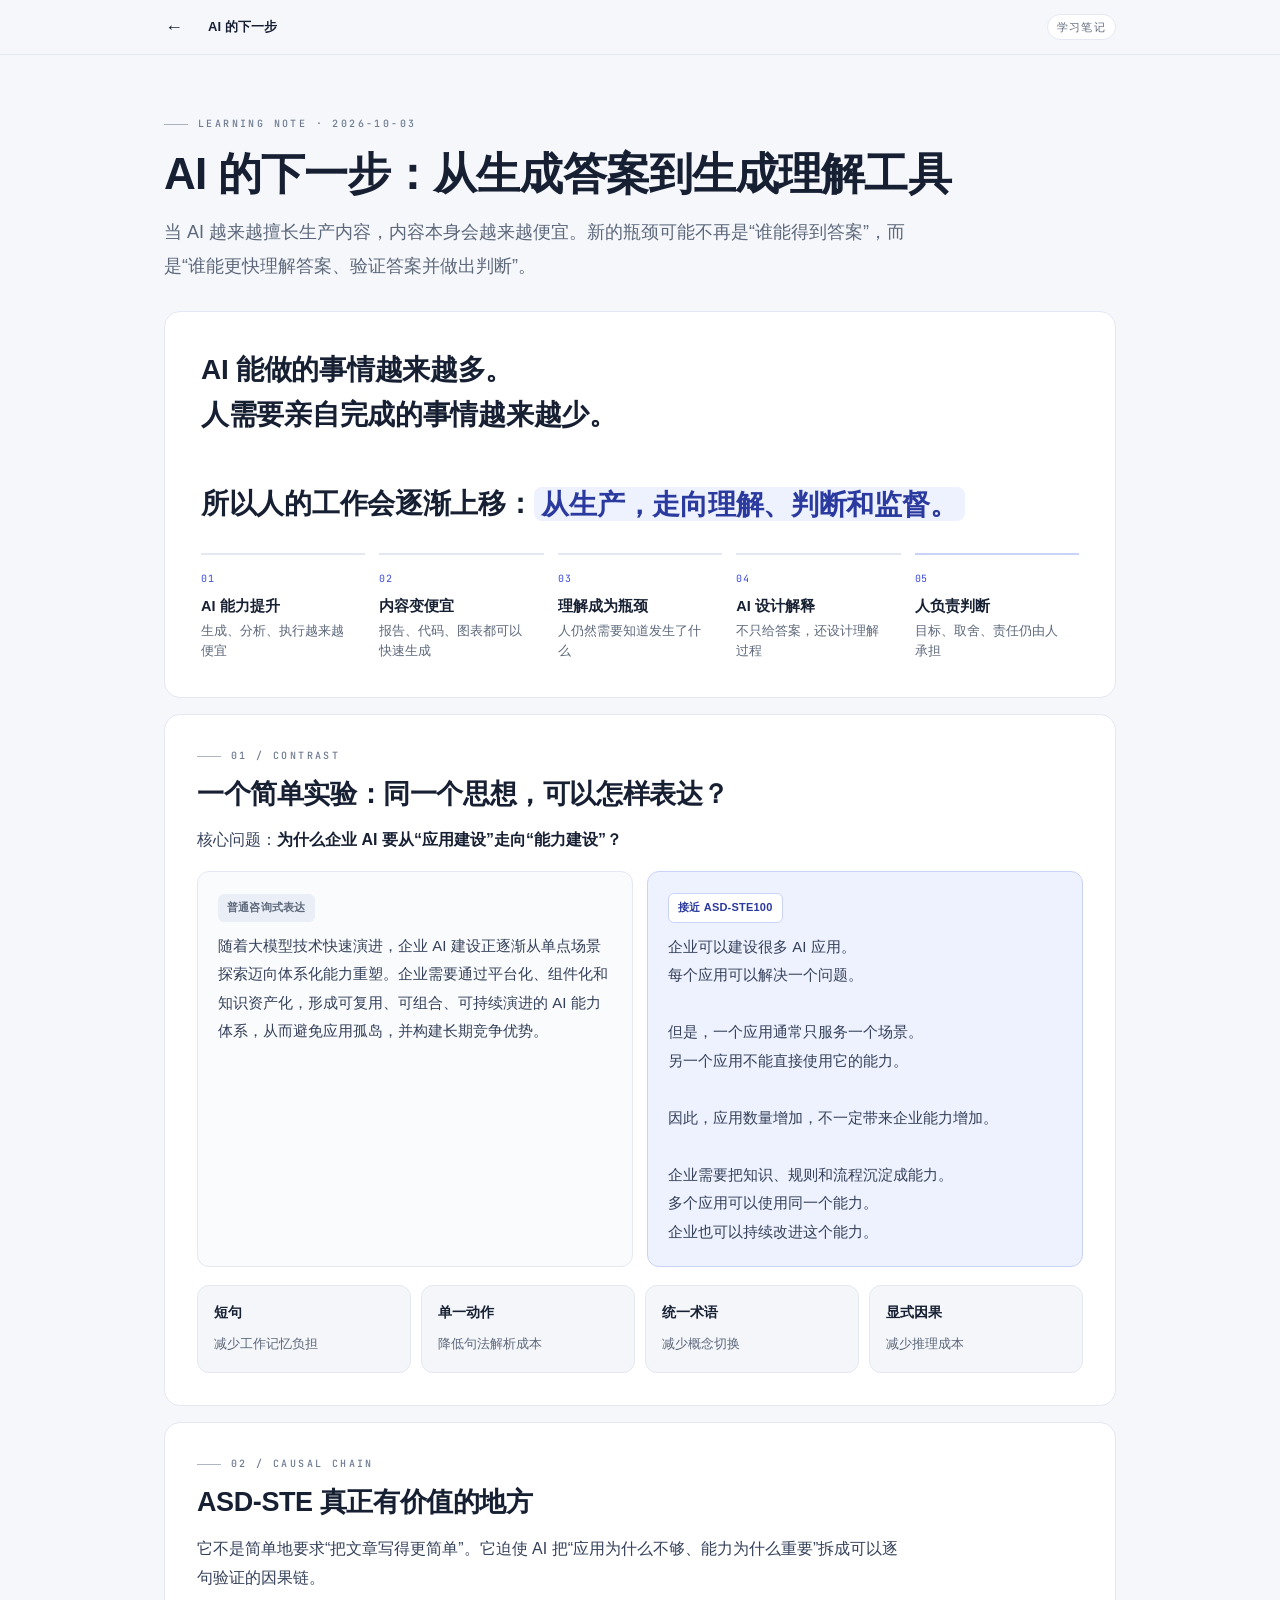
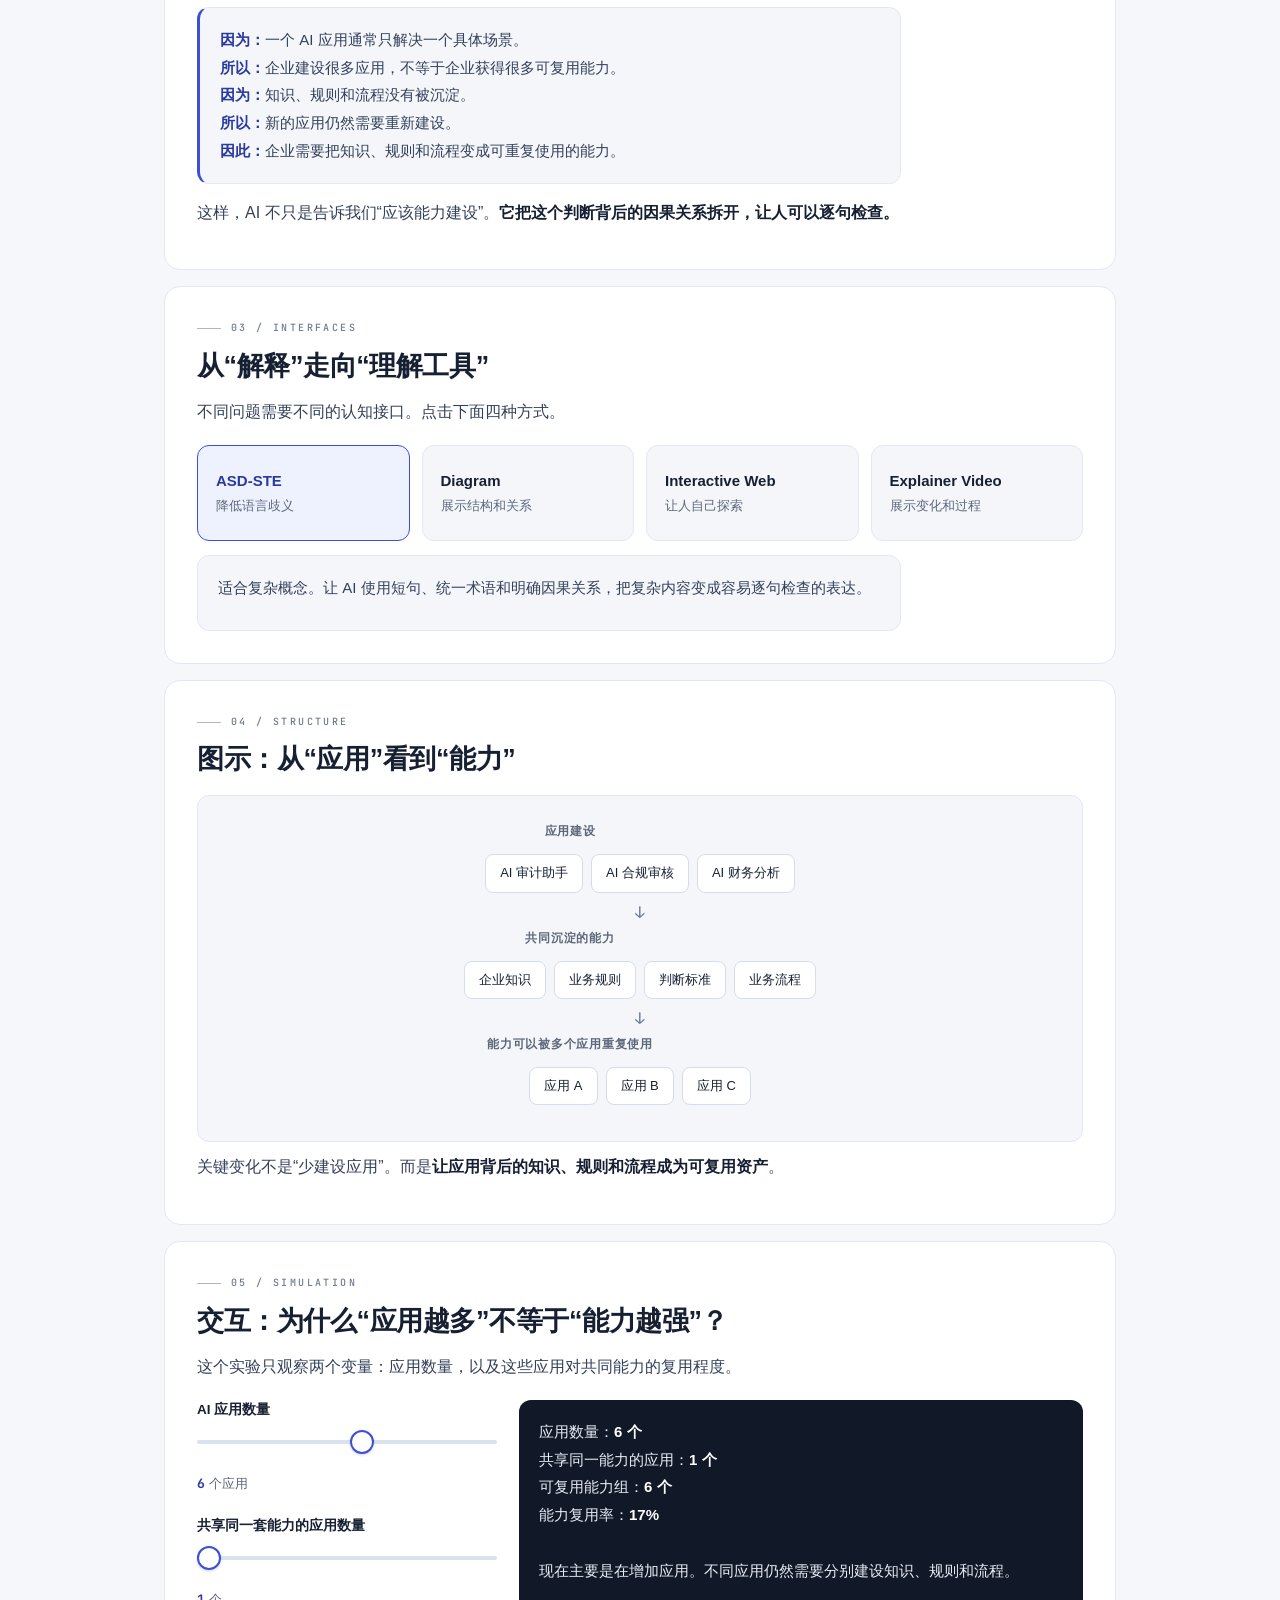
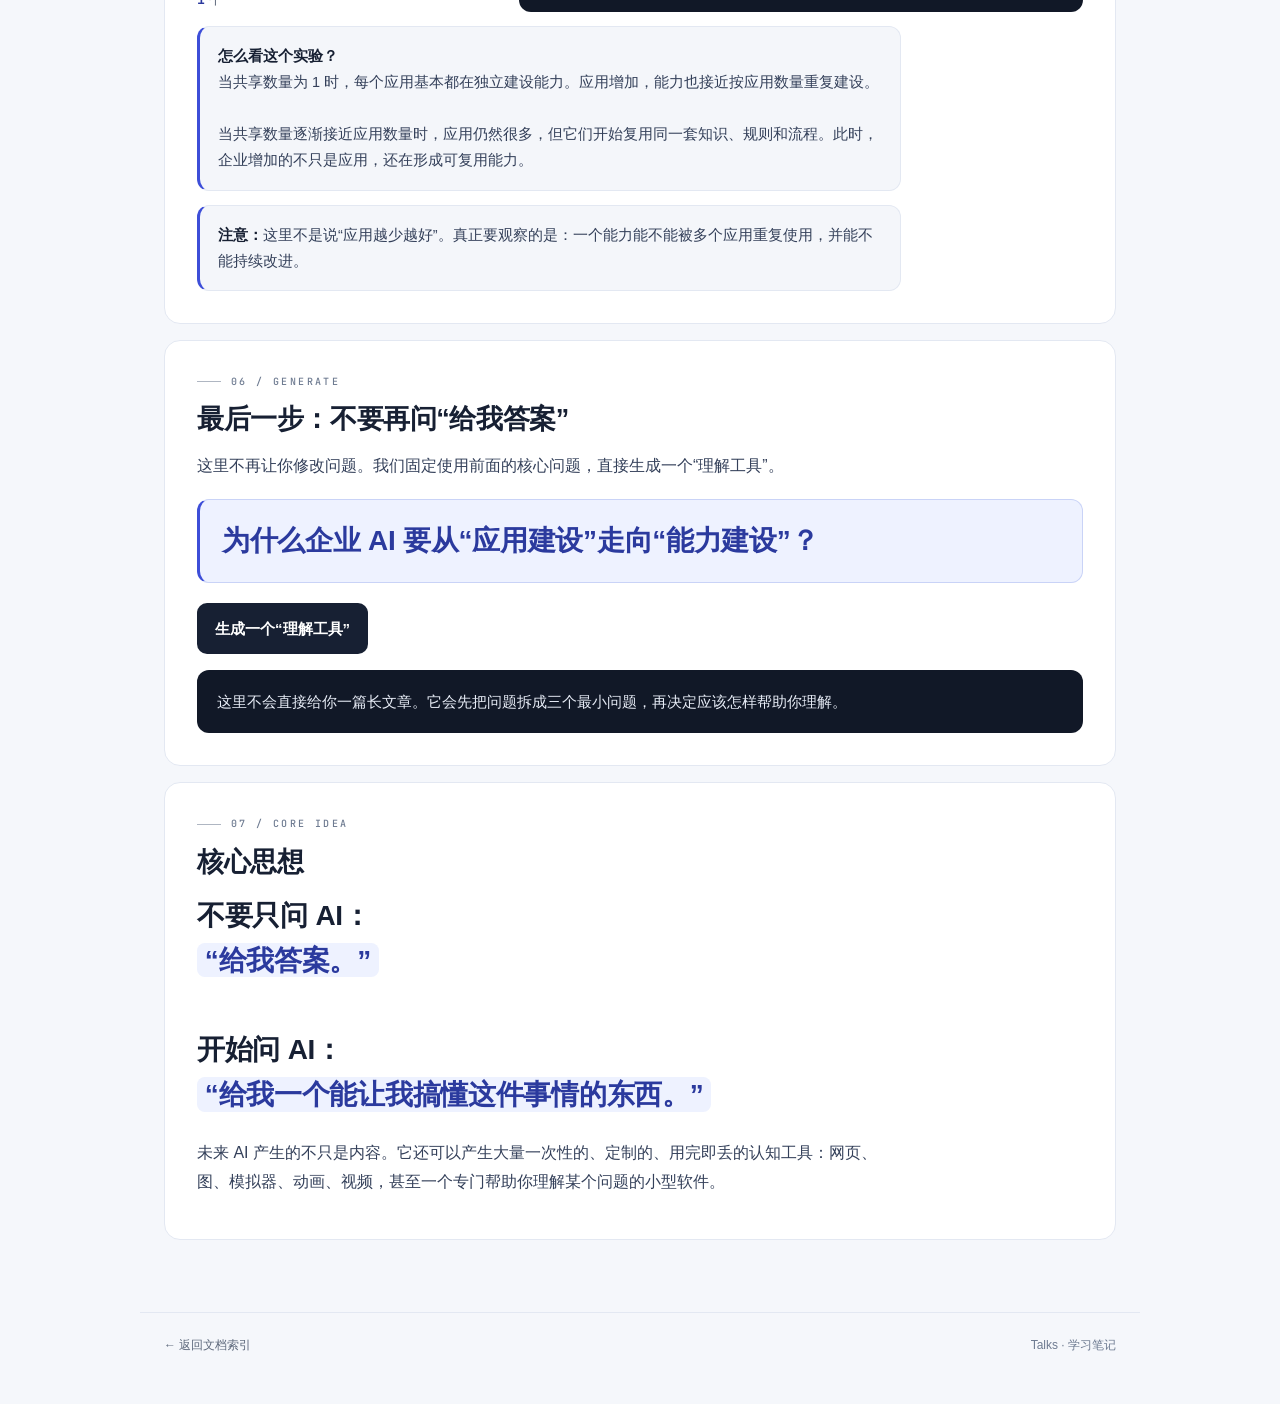
<file: ai_understanding_tool.html>
<!doctype html>
<html lang="zh-CN">
<head>
<meta charset="utf-8">
<meta name="viewport" content="width=device-width,initial-scale=1">
<title>AI 的下一步：从生成答案到生成理解工具</title>
<meta name="description" content="AI 的下一步不是更多答案，而是可复用的理解工具：表达对照、因果链拆解，以及一个观察“应用数量 × 能力复用”的交互实验。">
<link rel="preconnect" href="https://fonts.googleapis.com">
<link rel="preconnect" href="https://fonts.gstatic.com" crossorigin>
<link href="https://fonts.googleapis.com/css2?family=JetBrains+Mono:wght@400;500;700&display=swap" rel="stylesheet">
<style>
/* ============================================================
   学习笔记 · 固定冷灰蓝主题
   中文走系统 CJK 字体；--mono 只承载拉丁、数字与微标签
   ============================================================ */
:root{
  --sans:-apple-system,BlinkMacSystemFont,"PingFang SC","Microsoft YaHei","Noto Sans SC","Segoe UI",sans-serif;
  --mono:'JetBrains Mono',ui-monospace,SFMono-Regular,Consolas,"Liberation Mono",monospace;

  --bg:#f5f7fb;
  --surface:#ffffff;
  --surface-2:#f4f6fa;
  --line:#e3e8f2;
  --line-strong:#d5ddeb;

  --ink:#172033;
  --ink-body:#34405a;
  --ink-soft:#5d687b;
  --ink-mute:#6e7b91;

  --accent:#3d4ed8;
  --accent-ink:#2b3a9e;
  --accent-soft:#eef2ff;
  --accent-line:#c9d3f7;

  --radius:16px;
  --radius-sm:12px;
  --measure:44rem;
}

*,*::before,*::after{box-sizing:border-box}
html{-webkit-text-size-adjust:100%;scroll-behavior:smooth;scroll-padding-top:70px}
body{
  margin:0;background:var(--bg);color:var(--ink);
  font-family:var(--sans);line-height:1.8;
  -webkit-font-smoothing:antialiased;-moz-osx-font-smoothing:grayscale;
}
::selection{background:var(--accent-soft);color:var(--accent-ink)}
:focus-visible{outline:2px solid var(--accent);outline-offset:3px;border-radius:4px}
.skip{
  position:absolute;left:-9999px;top:0;z-index:100;
  background:var(--surface);color:var(--ink);padding:10px 14px;
  border:1px solid var(--accent);border-radius:8px;text-decoration:none;font-size:14px;
}
.skip:focus{left:12px;top:12px}

/* === 顶栏 === */
.topbar{
  position:sticky;top:0;z-index:50;
  background:rgba(245,247,251,.86);
  -webkit-backdrop-filter:blur(14px) saturate(160%);
  backdrop-filter:blur(14px) saturate(160%);
  border-bottom:1px solid var(--line);
}
.topbar-inner{
  max-width:1000px;margin:0 auto;
  padding:0 clamp(16px,4vw,24px);
  height:54px;display:flex;align-items:center;gap:12px;
}
.topbar-back{
  width:44px;height:44px;margin-left:-12px;flex-shrink:0;
  display:inline-flex;align-items:center;justify-content:center;
  border-radius:50%;color:var(--ink);text-decoration:none;font-size:18px;
  transition:background-color .2s ease,color .2s ease;
}
.topbar-back:hover{background:#e9eefa;color:var(--accent-ink)}
.topbar-title{
  font-size:13px;font-weight:700;letter-spacing:.01em;white-space:nowrap;
  overflow:hidden;text-overflow:ellipsis;
}
.topbar-kind{
  margin-left:auto;flex-shrink:0;
  font-family:var(--sans);font-size:10.5px;letter-spacing:.12em;
  color:var(--ink-soft);border:1px solid var(--line);border-radius:999px;
  padding:3px 9px;background:var(--surface);
}
.progress{
  position:absolute;left:0;right:0;bottom:-1px;height:2px;
  background:var(--accent);transform:scaleX(0);transform-origin:0 50%;
  transition:transform .1s linear;
}

/* === 头部 === */
.hero{max-width:1000px;margin:0 auto;padding:clamp(40px,7vw,60px) clamp(16px,4vw,24px) 22px}
.eyebrow{
  display:flex;align-items:center;gap:10px;
  font-family:var(--mono);font-size:10px;font-weight:500;
  letter-spacing:.24em;text-transform:uppercase;color:var(--ink-mute);
  margin:0 0 14px;
}
.eyebrow::before{content:"";width:24px;height:1px;background:currentColor;opacity:.55}
.hero h1{
  font-size:clamp(27px,4.6vw,44px);font-weight:800;line-height:1.2;
  letter-spacing:-.02em;margin:0 0 16px;text-wrap:balance;
}
.t-half{white-space:nowrap}
.hero .lead{
  margin:0;max-width:42em;
  font-size:clamp(15.5px,1.7vw,18px);line-height:1.85;color:var(--ink-soft);
  text-wrap:pretty;
}

/* === 版面 === */
main{max-width:1000px;margin:0 auto;padding:6px clamp(16px,4vw,24px) 56px}
.card{
  background:var(--surface);border:1px solid var(--line);
  border-radius:var(--radius);padding:clamp(20px,3.6vw,32px);
  margin-bottom:16px;
}
.hero-card{padding:clamp(22px,4vw,36px)}
.sec-head{display:flex;align-items:center;gap:10px;margin-bottom:10px}
.sec-head .eyebrow{margin:0}
h2{
  font-size:clamp(21px,2.7vw,27px);font-weight:800;line-height:1.4;
  letter-spacing:-.015em;margin:0 0 12px;text-wrap:balance;
}
h3{font-size:16px;margin:0 0 8px;line-height:1.5}
p{margin:10px 0;max-width:var(--measure);line-height:1.85;color:var(--ink-body);text-wrap:pretty}
strong{color:var(--ink)}
.big{
  font-size:clamp(20px,2.5vw,28px);font-weight:700;line-height:1.6;
  letter-spacing:-.01em;max-width:38em;color:var(--ink);text-wrap:pretty;
}
.highlight{
  background:var(--accent-soft);color:var(--accent-ink);
  padding:.06em .28em;border-radius:.28em;
  -webkit-box-decoration-break:clone;box-decoration-break:clone;
}

/* === 五步流程 === */
.flow{
  list-style:none;counter-reset:flow;
  margin:26px 0 0;padding:0;
  display:grid;grid-template-columns:repeat(5,1fr);gap:14px;
}
.flow li{position:relative;padding:15px 10px 0 0;border-top:2px solid var(--line)}
.flow li:last-child{border-top-color:var(--accent-line)}
.flow li::before{
  counter-increment:flow;content:counter(flow,decimal-leading-zero);
  display:block;margin-bottom:8px;
  font-family:var(--mono);font-size:10px;letter-spacing:.08em;color:var(--accent);
}
.flow b{display:block;font-size:14.5px;font-weight:700;line-height:1.45;margin-bottom:4px}
.flow small{display:block;font-size:12.5px;line-height:1.6;color:var(--ink-soft)}

/* === 对照 === */
.compare{display:grid;grid-template-columns:1fr 1fr;gap:14px;margin-top:16px}
.panel{border:1px solid var(--line);border-radius:var(--radius-sm);padding:20px;background:var(--surface-2)}
.panel.bad{background:#fafbfc}
.panel.good{background:var(--accent-soft);border-color:var(--accent-line)}
.tag{
  display:inline-block;margin-bottom:10px;
  font-family:var(--sans);font-size:11px;font-weight:600;letter-spacing:.02em;
  color:var(--ink-soft);background:#e9eef7;border-radius:6px;padding:4px 9px;
}
.tag.goodtag{background:#fff;color:var(--accent-ink);border:1px solid var(--accent-line)}
.quote{line-height:1.9;font-size:15px;color:var(--ink-body)}
.quote strong{color:var(--ink)}

/* === 四列理由 === */
.reason{display:grid;grid-template-columns:repeat(4,1fr);gap:10px;margin-top:18px}
.reason div{padding:14px 16px;background:var(--surface-2);border:1px solid var(--line);border-radius:var(--radius-sm)}
.reason b{display:block;font-size:14px;margin-bottom:4px;color:var(--ink)}
.reason span{font-size:12.5px;line-height:1.6;color:var(--ink-soft)}

/* === 因果链 === */
.prompt{
  margin:14px 0;padding:18px 20px;background:var(--surface-2);
  border:1px solid var(--line);border-left:3px solid var(--accent);
  border-radius:var(--radius-sm);line-height:1.85;font-size:15px;color:var(--ink-body);
  max-width:var(--measure);
}
.prompt strong{color:var(--accent-ink)}

/* === 四种接口 === */
.tools{display:grid;grid-template-columns:repeat(4,1fr);gap:12px;margin-top:18px}
.tool{
  appearance:none;-webkit-appearance:none;font:inherit;text-align:left;
  padding:18px;min-height:96px;cursor:pointer;
  background:var(--surface-2);border:1px solid var(--line);border-radius:var(--radius-sm);
  transition:border-color .2s ease,background-color .2s ease;
}
.tool b{display:block;font-size:15px;font-weight:700;line-height:1.4;margin-bottom:6px;color:var(--ink)}
.tool span{display:block;font-size:12.5px;line-height:1.55;color:var(--ink-soft)}
.tool:hover,.tool.active{border-color:var(--accent);background:var(--accent-soft)}
.tool.active b{color:var(--accent-ink)}
.tool:focus-visible{outline:2px solid var(--accent);outline-offset:2px}
.toolDetail{
  margin-top:14px;padding:18px 20px;min-height:76px;max-width:var(--measure);
  background:var(--surface-2);border:1px solid var(--line);
  border-radius:var(--radius-sm);line-height:1.8;font-size:15px;color:var(--ink-body);
}

/* === 结构图 === */
.diagram{
  margin-top:16px;padding:24px 20px;text-align:center;
  background:var(--surface-2);border:1px solid var(--line);border-radius:var(--radius-sm);
}
.diagram .lab{
  margin:0 0 8px;font-family:var(--sans);font-size:12px;font-weight:600;
  letter-spacing:.06em;color:var(--ink-soft);
}
.nodes{display:flex;justify-content:center;align-items:center;gap:8px;flex-wrap:wrap;margin:12px 0}
.node{
  padding:9px 14px;background:var(--surface);border:1px solid var(--line-strong);
  border-radius:8px;font-size:13px;line-height:1.4;color:var(--ink);
}
.arrow{font-family:var(--mono);font-size:16px;line-height:1;color:var(--ink-mute);margin:6px 0}

/* === 交互实验 === */
.sim{display:grid;grid-template-columns:minmax(0,300px) 1fr;gap:22px;margin-top:18px}
.control + .control{margin-top:20px}
.sim label{display:block;font-size:13.5px;font-weight:600;line-height:1.5;color:var(--ink);margin-bottom:6px}
input[type=range]{
  -webkit-appearance:none;appearance:none;width:100%;height:32px;margin:0;
  background:transparent;accent-color:var(--accent);cursor:pointer;
}
input[type=range]::-webkit-slider-runnable-track{height:4px;background:#dbe2ef;border-radius:99px}
input[type=range]::-webkit-slider-thumb{
  -webkit-appearance:none;appearance:none;width:24px;height:24px;margin-top:-10px;
  border-radius:50%;background:#fff;border:2px solid var(--accent);
  box-shadow:0 1px 3px rgba(20,35,60,.18);
}
input[type=range]::-moz-range-track{height:4px;background:#dbe2ef;border-radius:99px}
input[type=range]::-moz-range-thumb{
  width:24px;height:24px;border-radius:50%;background:#fff;
  border:2px solid var(--accent);box-shadow:0 1px 3px rgba(20,35,60,.18);
}
.range-row{margin:4px 0 0;font-size:13px;color:var(--ink-soft)}
.range-row output{
  font-family:var(--mono);font-weight:700;color:var(--accent-ink);
  font-variant-numeric:tabular-nums;
}
.result{
  padding:18px 20px;background:#111827;color:#e8edf7;
  border-radius:var(--radius-sm);line-height:1.85;font-size:15px;
  font-variant-numeric:tabular-nums;
}
.result b{color:#fff}
#generated{margin-top:16px}

/* === 说明块 === */
.note{
  margin-top:14px;padding:16px 18px;max-width:var(--measure);
  background:var(--surface-2);border:1px solid var(--line);
  border-left:3px solid var(--accent);border-radius:var(--radius-sm);
  font-size:14.5px;line-height:1.8;color:var(--ink-body);
}
.note b{color:var(--ink)}

/* === 固定问题 === */
#fixed-question{
  margin:18px 0 20px;padding:20px 22px;
  font-size:clamp(19px,2.6vw,28px);font-weight:800;line-height:1.5;
  letter-spacing:-.01em;color:var(--accent-ink);
  background:var(--accent-soft);border:1px solid var(--accent-line);
  border-left:3px solid var(--accent);border-radius:var(--radius-sm);
  text-wrap:balance;
}

/* === 按钮 === */
.btn{
  appearance:none;-webkit-appearance:none;border:0;cursor:pointer;
  font:inherit;font-size:15px;font-weight:600;
  min-height:46px;padding:12px 18px;border-radius:10px;
  background:var(--ink);color:#fff;
  transition:background-color .2s ease,transform .1s ease;
}
.btn:hover{background:#243049}
.btn:active{transform:translateY(1px)}
.btn:focus-visible{outline:2px solid var(--accent);outline-offset:3px}

/* === 页脚 === */
.footer{
  max-width:1000px;margin:0 auto;padding:22px clamp(16px,4vw,24px) 48px;
  display:flex;align-items:center;justify-content:space-between;
  gap:12px;flex-wrap:wrap;
  border-top:1px solid var(--line);
  font-size:12px;color:var(--ink-mute);
}
.footer a{color:var(--ink-soft);text-decoration:none;transition:color .2s ease}
.footer a:hover{color:var(--accent-ink)}

/* === 响应式 === */
@media (max-width:820px){
  .reason{grid-template-columns:1fr 1fr}
  .tools{grid-template-columns:1fr 1fr}
  .sim{grid-template-columns:1fr}
}
@media (max-width:760px){
  .hero{padding-top:34px;padding-bottom:18px}
  .hero h1{font-size:clamp(26px,6.4vw,32px);line-height:1.25}
  .hero .lead{font-size:16px;line-height:1.9}
  .eyebrow{font-size:11px;letter-spacing:.2em}
  main{padding-bottom:40px}
  .card{padding:20px 18px;border-radius:14px;margin-bottom:12px}
  .hero-card{padding:22px 18px}
  .big{font-size:21px;line-height:1.65}
  h2{font-size:21px}
  p{font-size:16px;line-height:1.9}
  .compare{grid-template-columns:1fr}
  .panel{padding:16px}
  .quote{font-size:15px;line-height:1.95}
  .flow{grid-template-columns:1fr;gap:0;margin-top:20px}
  .flow li{
    padding:13px 0 13px 16px;border-top:0;
    border-left:2px solid var(--line);
  }
  .flow li:last-child{border-left-color:var(--accent-line)}
  .flow li + li{margin-top:4px}
  .flow li::before{display:inline-block;margin:0 8px 0 0}
  .flow b{display:inline;font-size:15px}
  .flow small{margin-top:4px;font-size:13px}
  .reason span{font-size:13px}
  .toolDetail{font-size:15px;padding:16px}
  .tool span{font-size:13px}
  .diagram{padding:20px 14px}
  .result{font-size:14.5px;padding:16px 17px}
  .note{font-size:14.5px;padding:14px 15px;max-width:none}
  #fixed-question{padding:18px;line-height:1.55}
  .footer{padding-bottom:36px}
}
@media (max-width:520px){
  .tools{grid-template-columns:1fr}
  .tool{min-height:0;padding:16px}
  .reason{grid-template-columns:1fr 1fr;gap:8px}
  .reason div{padding:12px 13px}
}
@media (max-width:420px){
  .topbar-kind{display:none}
  .card{padding:18px 15px}
  .big{font-size:20px}
  .hero h1{letter-spacing:-.01em}
  .node{font-size:12.5px;padding:8px 12px}
  .toolDetail,.note{font-size:13.5px}
}
@media (max-width:380px){
  .hero h1{font-size:24px;line-height:1.28}
}
@media (prefers-reduced-motion:reduce){
  html{scroll-behavior:auto}
  *,*::before,*::after{animation:none!important;transition:none!important}
}
@media print{
  .topbar,.footer,.progress,.skip{display:none!important}
  body{background:#fff}
  .hero{padding-top:0}
  .card{break-inside:avoid;border-color:#d4d4d8}
  .tool,.note,.prompt,.panel,.diagram,.surface{background:#fff!important}
  .result{background:#fff!important;color:#111!important;border:1px solid #d4d4d8}
  .result b{color:#111}
  #fixed-question{background:#fff!important;color:#111!important;border-color:#d4d4d8}
  .highlight{background:transparent!important;color:inherit!important;padding:0}
  a{color:inherit!important}
}
</style>
</head>
<body>
<a class="skip" href="#main">跳到正文</a>

<header class="topbar">
  <div class="topbar-inner">
    <a class="topbar-back" href="index.html" aria-label="返回文档索引">←</a>
    <span class="topbar-title">AI 的下一步</span>
    <span class="topbar-kind">学习笔记</span>
  </div>
  <span class="progress" aria-hidden="true"></span>
</header>

<div class="hero">
  <p class="eyebrow">Learning Note · 2026-10-03</p>
  <h1><span class="t-half">AI 的下一步：从生成答案</span><wbr><span class="t-half">到生成理解工具</span></h1>
  <p class="lead">当 AI 越来越擅长生产内容，内容本身会越来越便宜。新的瓶颈可能不再是“谁能得到答案”，而是“谁能更快理解答案、验证答案并做出判断”。</p>
</div>

<main id="main">
  <section class="card hero-card">
    <div class="big">
      AI 能做的事情越来越多。<br>
      人需要亲自完成的事情越来越少。<br><br>
      所以人的工作会逐渐上移：<span class="highlight">从生产，走向理解、判断和监督。</span>
    </div>
    <ol class="flow">
      <li><b>AI 能力提升</b><small>生成、分析、执行越来越便宜</small></li>
      <li><b>内容变便宜</b><small>报告、代码、图表都可以快速生成</small></li>
      <li><b>理解成为瓶颈</b><small>人仍然需要知道发生了什么</small></li>
      <li><b>AI 设计解释</b><small>不只给答案，还设计理解过程</small></li>
      <li><b>人负责判断</b><small>目标、取舍、责任仍由人承担</small></li>
    </ol>
  </section>

  <section class="card">
    <div class="sec-head"><p class="eyebrow">01 / Contrast</p></div>
    <h2>一个简单实验：同一个思想，可以怎样表达？</h2>
    <p>核心问题：<strong>为什么企业 AI 要从“应用建设”走向“能力建设”？</strong></p>
    <div class="compare">
      <div class="panel bad">
        <span class="tag">普通咨询式表达</span>
        <div class="quote">随着大模型技术快速演进，企业 AI 建设正逐渐从单点场景探索迈向体系化能力重塑。企业需要通过平台化、组件化和知识资产化，形成可复用、可组合、可持续演进的 AI 能力体系，从而避免应用孤岛，并构建长期竞争优势。</div>
      </div>
      <div class="panel good">
        <span class="tag goodtag">接近 ASD-STE100</span>
        <div class="quote">
          企业可以建设很多 AI 应用。<br>
          每个应用可以解决一个问题。<br><br>
          但是，一个应用通常只服务一个场景。<br>
          另一个应用不能直接使用它的能力。<br><br>
          因此，应用数量增加，不一定带来企业能力增加。<br><br>
          企业需要把知识、规则和流程沉淀成能力。<br>
          多个应用可以使用同一个能力。<br>
          企业也可以持续改进这个能力。
        </div>
      </div>
    </div>
    <div class="reason">
      <div><b>短句</b><span>减少工作记忆负担</span></div>
      <div><b>单一动作</b><span>降低句法解析成本</span></div>
      <div><b>统一术语</b><span>减少概念切换</span></div>
      <div><b>显式因果</b><span>减少推理成本</span></div>
    </div>
  </section>

  <section class="card">
    <div class="sec-head"><p class="eyebrow">02 / Causal Chain</p></div>
    <h2>ASD-STE 真正有价值的地方</h2>
    <p>它不是简单地要求“把文章写得更简单”。它迫使 AI 把“应用为什么不够、能力为什么重要”拆成可以逐句验证的因果链。</p>
    <div class="prompt">
      <strong>因为：</strong>一个 AI 应用通常只解决一个具体场景。<br>
      <strong>所以：</strong>企业建设很多应用，不等于企业获得很多可复用能力。<br>
      <strong>因为：</strong>知识、规则和流程没有被沉淀。<br>
      <strong>所以：</strong>新的应用仍然需要重新建设。<br>
      <strong>因此：</strong>企业需要把知识、规则和流程变成可重复使用的能力。
    </div>
    <p>这样，AI 不只是告诉我们“应该能力建设”。<strong>它把这个判断背后的因果关系拆开，让人可以逐句检查。</strong></p>
  </section>

  <section class="card">
    <div class="sec-head"><p class="eyebrow">03 / Interfaces</p></div>
    <h2>从“解释”走向“理解工具”</h2>
    <p>不同问题需要不同的认知接口。点击下面四种方式。</p>
    <div class="tools">
      <button type="button" class="tool active" aria-pressed="true" aria-controls="toolDetail" onclick="tool(0,this)"><b>ASD-STE</b><span>降低语言歧义</span></button>
      <button type="button" class="tool" aria-pressed="false" aria-controls="toolDetail" onclick="tool(1,this)"><b>Diagram</b><span>展示结构和关系</span></button>
      <button type="button" class="tool" aria-pressed="false" aria-controls="toolDetail" onclick="tool(2,this)"><b>Interactive Web</b><span>让人自己探索</span></button>
      <button type="button" class="tool" aria-pressed="false" aria-controls="toolDetail" onclick="tool(3,this)"><b>Explainer Video</b><span>展示变化和过程</span></button>
    </div>
    <div class="toolDetail" id="toolDetail" aria-live="polite">适合复杂概念。让 AI 使用短句、统一术语和明确因果关系，把复杂内容变成容易逐句检查的表达。</div>
  </section>

  <section class="card">
    <div class="sec-head"><p class="eyebrow">04 / Structure</p></div>
    <h2>图示：从“应用”看到“能力”</h2>
    <div class="diagram">
      <p class="lab">应用建设</p>
      <div class="nodes">
        <div class="node">AI 审计助手</div><div class="node">AI 合规审核</div><div class="node">AI 财务分析</div>
      </div>
      <div class="arrow" aria-hidden="true">↓</div>
      <p class="lab">共同沉淀的能力</p>
      <div class="nodes">
        <div class="node">企业知识</div><div class="node">业务规则</div><div class="node">判断标准</div><div class="node">业务流程</div>
      </div>
      <div class="arrow" aria-hidden="true">↓</div>
      <p class="lab">能力可以被多个应用重复使用</p>
      <div class="nodes">
        <div class="node">应用 A</div><div class="node">应用 B</div><div class="node">应用 C</div>
      </div>
    </div>
    <p>关键变化不是“少建设应用”。而是<strong>让应用背后的知识、规则和流程成为可复用资产</strong>。</p>
  </section>

  <section class="card">
    <div class="sec-head"><p class="eyebrow">05 / Simulation</p></div>
    <h2>交互：为什么“应用越多”不等于“能力越强”？</h2>
    <p>这个实验只观察两个变量：应用数量，以及这些应用对共同能力的复用程度。</p>

    <div class="sim">
      <div class="controls">
        <div class="control">
          <label for="systems">AI 应用数量</label>
          <input id="systems" type="range" min="1" max="10" value="6" oninput="simulate()">
          <p class="range-row"><output id="sysnum" for="systems">6</output> 个应用</p>
        </div>
        <div class="control">
          <label for="human">共享同一套能力的应用数量</label>
          <input id="human" type="range" min="1" max="10" value="1" oninput="simulate()">
          <p class="range-row"><output id="hnum" for="human">1</output> 个</p>
        </div>
      </div>
      <div class="result" id="result" aria-live="polite">
        应用数量：<b>6 个</b><br>
        共享同一能力的应用：<b>1 个</b><br>
        可复用能力组：<b>6 个</b><br>
        能力复用率：<b>17%</b><br><br>
        现在主要是在增加应用。不同应用仍然需要分别建设知识、规则和流程。
      </div>
    </div>

    <div class="note">
      <b>怎么看这个实验？</b><br>
      当共享数量为 1 时，每个应用基本都在独立建设能力。应用增加，能力也接近按应用数量重复建设。<br><br>
      当共享数量逐渐接近应用数量时，应用仍然很多，但它们开始复用同一套知识、规则和流程。此时，企业增加的不只是应用，还在形成可复用能力。
    </div>

    <div class="note">
      <b>注意：</b>这里不是说“应用越少越好”。真正要观察的是：一个能力能不能被多个应用重复使用，并能不能持续改进。
    </div>
  </section>

  <section class="card">
    <div class="sec-head"><p class="eyebrow">06 / Generate</p></div>
    <h2>最后一步：不要再问“给我答案”</h2>
    <p>这里不再让你修改问题。我们固定使用前面的核心问题，直接生成一个“理解工具”。</p>

    <div id="fixed-question">
      为什么企业 AI 要从“应用建设”走向“能力建设”？
    </div>

    <button class="btn" type="button" onclick="generate()">生成一个“理解工具”</button>
    <div class="result" id="generated" aria-live="polite">
      这里不会直接给你一篇长文章。它会先把问题拆成三个最小问题，再决定应该怎样帮助你理解。
    </div>
  </section>

  <section class="card">
    <div class="sec-head"><p class="eyebrow">07 / Core Idea</p></div>
    <h2>核心思想</h2>
    <div class="big">
      不要只问 AI：<br>
      <span class="highlight">“给我答案。”</span><br><br>
      开始问 AI：<br>
      <span class="highlight">“给我一个能让我搞懂这件事情的东西。”</span>
    </div>
    <p style="margin-top:20px">未来 AI 产生的不只是内容。它还可以产生大量一次性的、定制的、用完即丢的认知工具：网页、图、模拟器、动画、视频，甚至一个专门帮助你理解某个问题的小型软件。</p>
  </section>
</main>

<footer class="footer">
  <a href="index.html">← 返回文档索引</a>
  <span>Talks · 学习笔记</span>
</footer>

<script>
var TOOL_TEXTS = [
  "适合复杂概念。让 AI 使用短句、统一术语和明确因果关系，把复杂内容变成容易逐句检查的表达。",
  "适合流程、关系、因果和循环。让 AI 把“谁做什么、先后顺序、反馈关系”直接变成视觉结构。",
  "适合存在变量的问题。让 AI 把结论变成可以点击、调整和观察的实验，让用户自己验证因果关系。",
  "适合时间和变化。让 AI 不只写解释词，而是设计“先展示什么、再展示什么”的理解过程。"
];

function tool(i, el) {
  document.querySelectorAll('.tool').forEach(function (x) {
    x.classList.remove('active');
    x.setAttribute('aria-pressed', 'false');
  });
  el.classList.add('active');
  el.setAttribute('aria-pressed', 'true');
  document.getElementById('toolDetail').textContent = TOOL_TEXTS[i];
}

function simulate() {
  var apps = +document.getElementById('systems').value;
  var humanEl = document.getElementById('human');
  humanEl.max = apps;
  if (+humanEl.value > apps) humanEl.value = apps;
  var shared = +humanEl.value;
  document.getElementById('sysnum').textContent = apps;
  document.getElementById('hnum').textContent = shared;

  var reusableCapabilities = 1 + (apps - shared);
  var reuseRate = Math.round(shared / apps * 100);

  document.getElementById('result').innerHTML =
    "应用数量：<b>" + apps + " 个</b><br>" +
    "共享同一能力的应用：<b>" + shared + " 个</b><br>" +
    "可复用能力组：<b>" + reusableCapabilities + " 个</b><br>" +
    "能力复用率：<b>" + reuseRate + "%</b><br><br>" +
    (shared === 1
      ? "现在主要是在增加应用。不同应用仍然需要分别建设知识、规则和流程。"
      : shared === apps
        ? "现在 " + apps + " 个应用共同复用一套能力。新增应用不需要重新建设同一套知识、规则和流程。"
        : "现在有 " + shared + " 个应用共享同一能力。企业开始把一部分建设工作从“做一个应用”转向“沉淀一个能力”。");
}

function generate() {
  var q = "为什么企业 AI 要从“应用建设”走向“能力建设”？";
  document.getElementById('generated').innerHTML =
    "<b>问题：</b>" + q + "<br><br>" +
    "<b>① 它是什么？</b><br>企业 AI 的建设对象，不只是一个个 AI 应用，也包括可以被多个应用重复使用的知识、规则、流程和判断标准。<br><br>" +
    "<b>② 它解决什么问题？</b><br>因为每个应用都独立建设，会产生重复建设和能力孤岛。所以企业需要把应用中的共性能力沉淀下来。<br><br>" +
    "<b>③ 它怎样工作？</b><br>发现共性能力 → 沉淀知识、规则和流程 → 多个应用复用同一能力 → 持续改进能力 → 新应用继续复用。<br><br>" +
    "<b>关键变化：</b>建设对象从“一个个应用”扩大到“应用背后可以复用的能力”。";
}

// 阅读进度：顶栏底部 2px 细线
(function () {
  var bar = document.querySelector('.progress');
  if (!bar) return;
  var ticking = false;
  function update() {
    var max = document.documentElement.scrollHeight - window.innerHeight;
    var p = max > 0 ? Math.min(1, Math.max(0, window.scrollY / max)) : 0;
    bar.style.transform = 'scaleX(' + p + ')';
  }
  window.addEventListener('scroll', function () {
    if (ticking) return;
    ticking = true;
    requestAnimationFrame(function () { update(); ticking = false; });
  }, { passive: true });
  window.addEventListener('resize', update);
  update();
})();

// 首屏就把模拟结果填上，避免出现空的深色块
simulate();
</script>
</body>
</html>
</file>
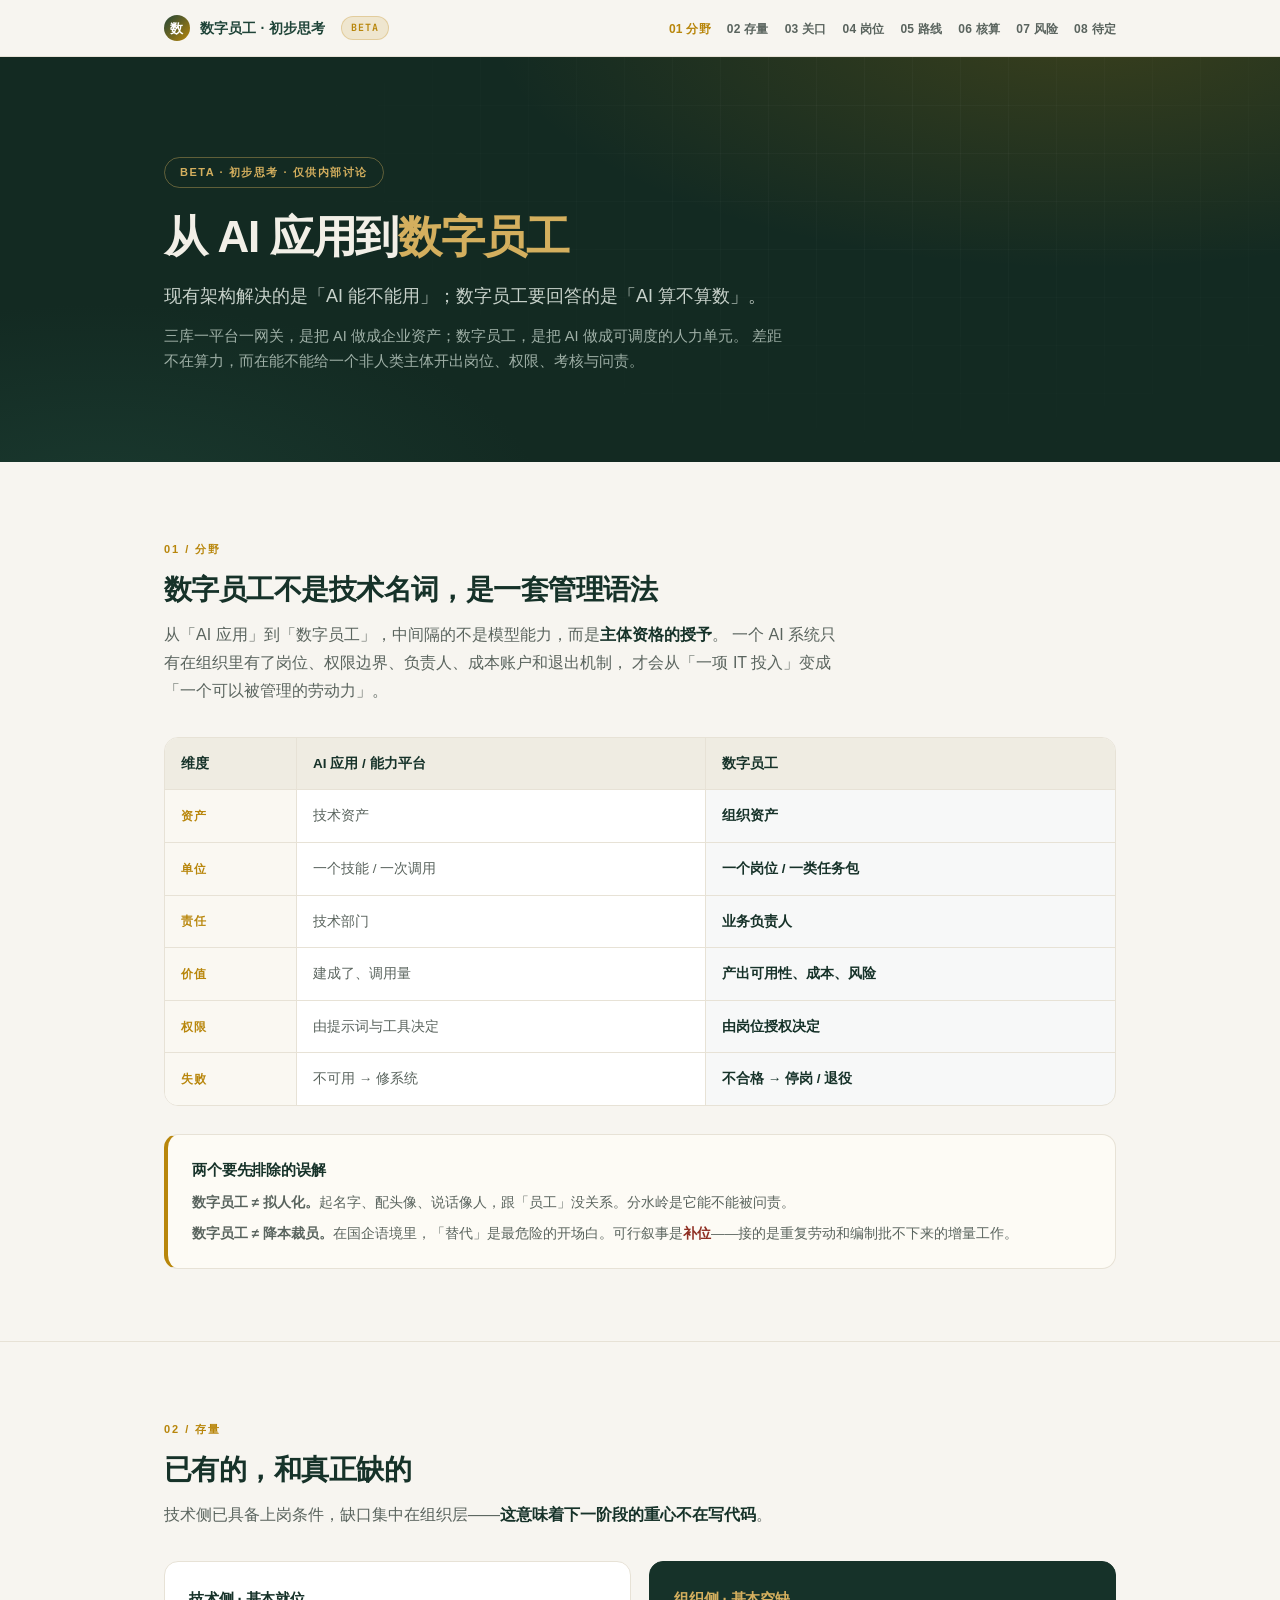
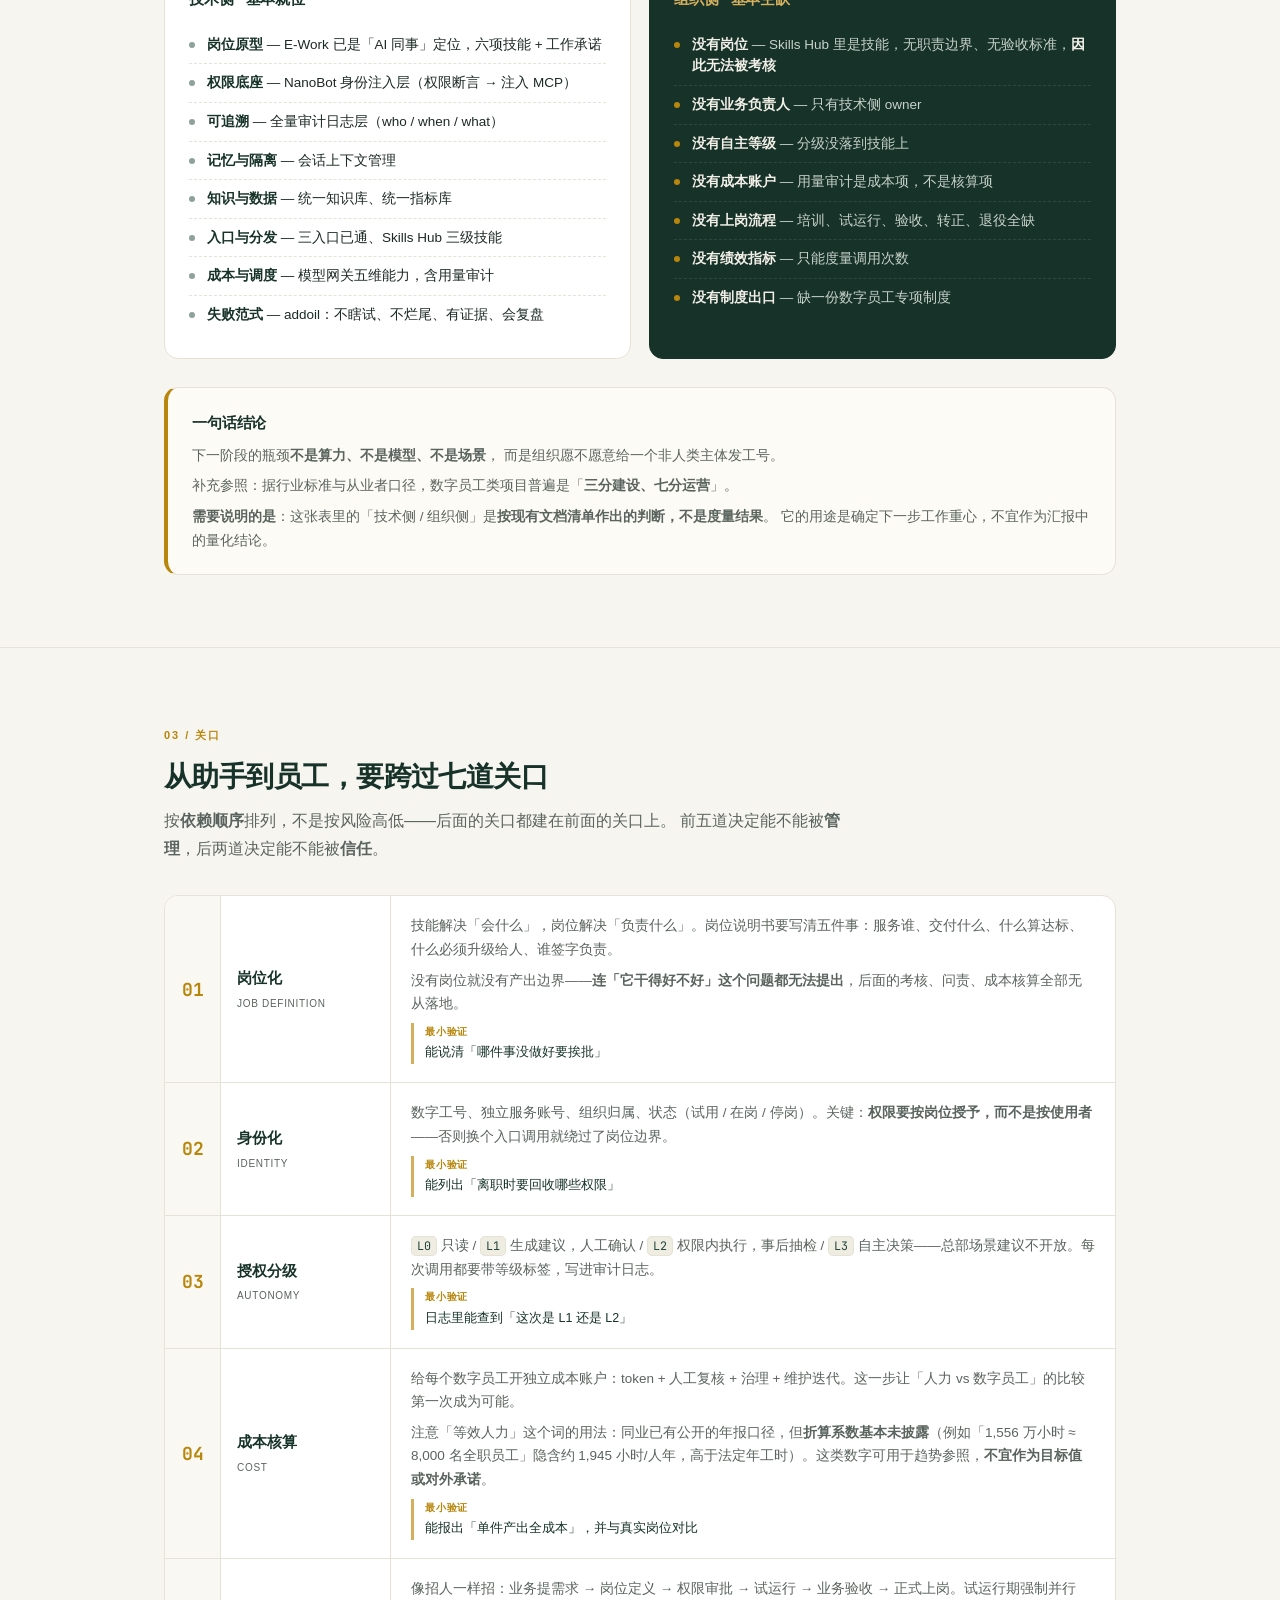
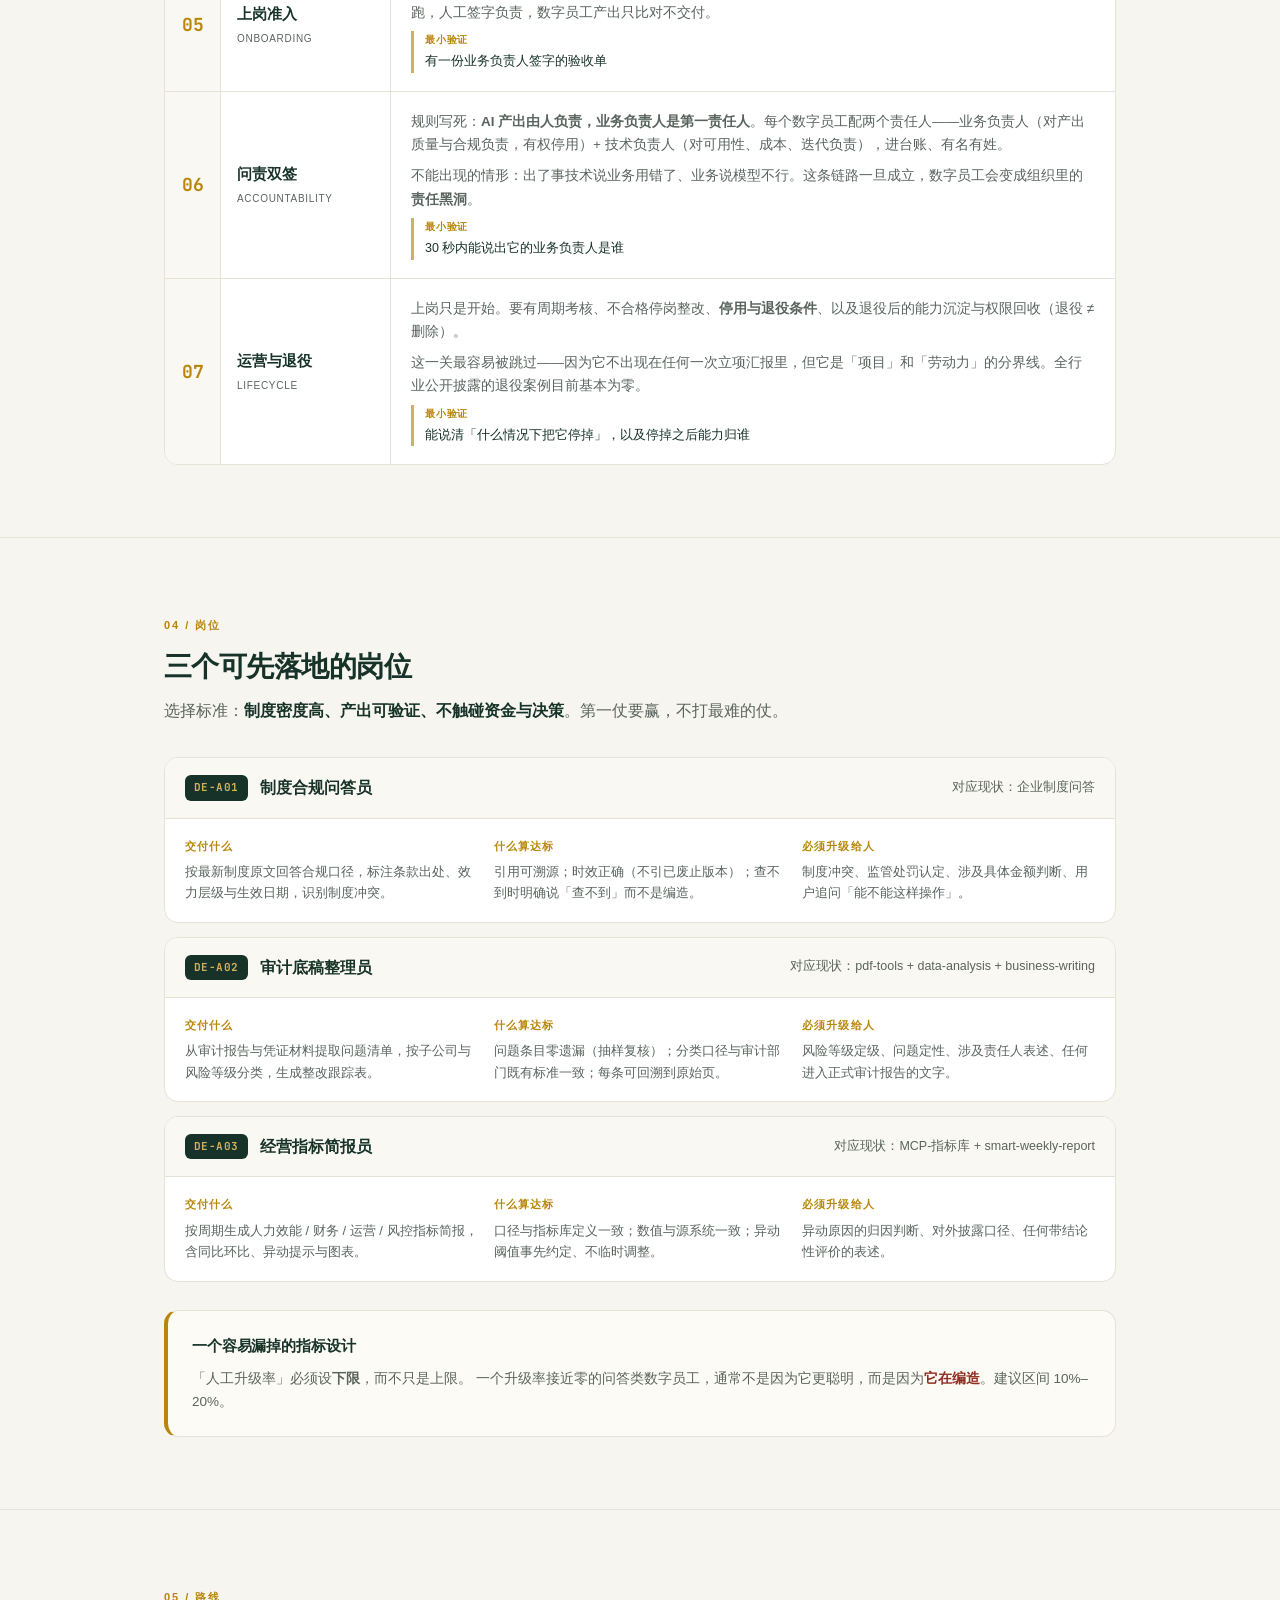
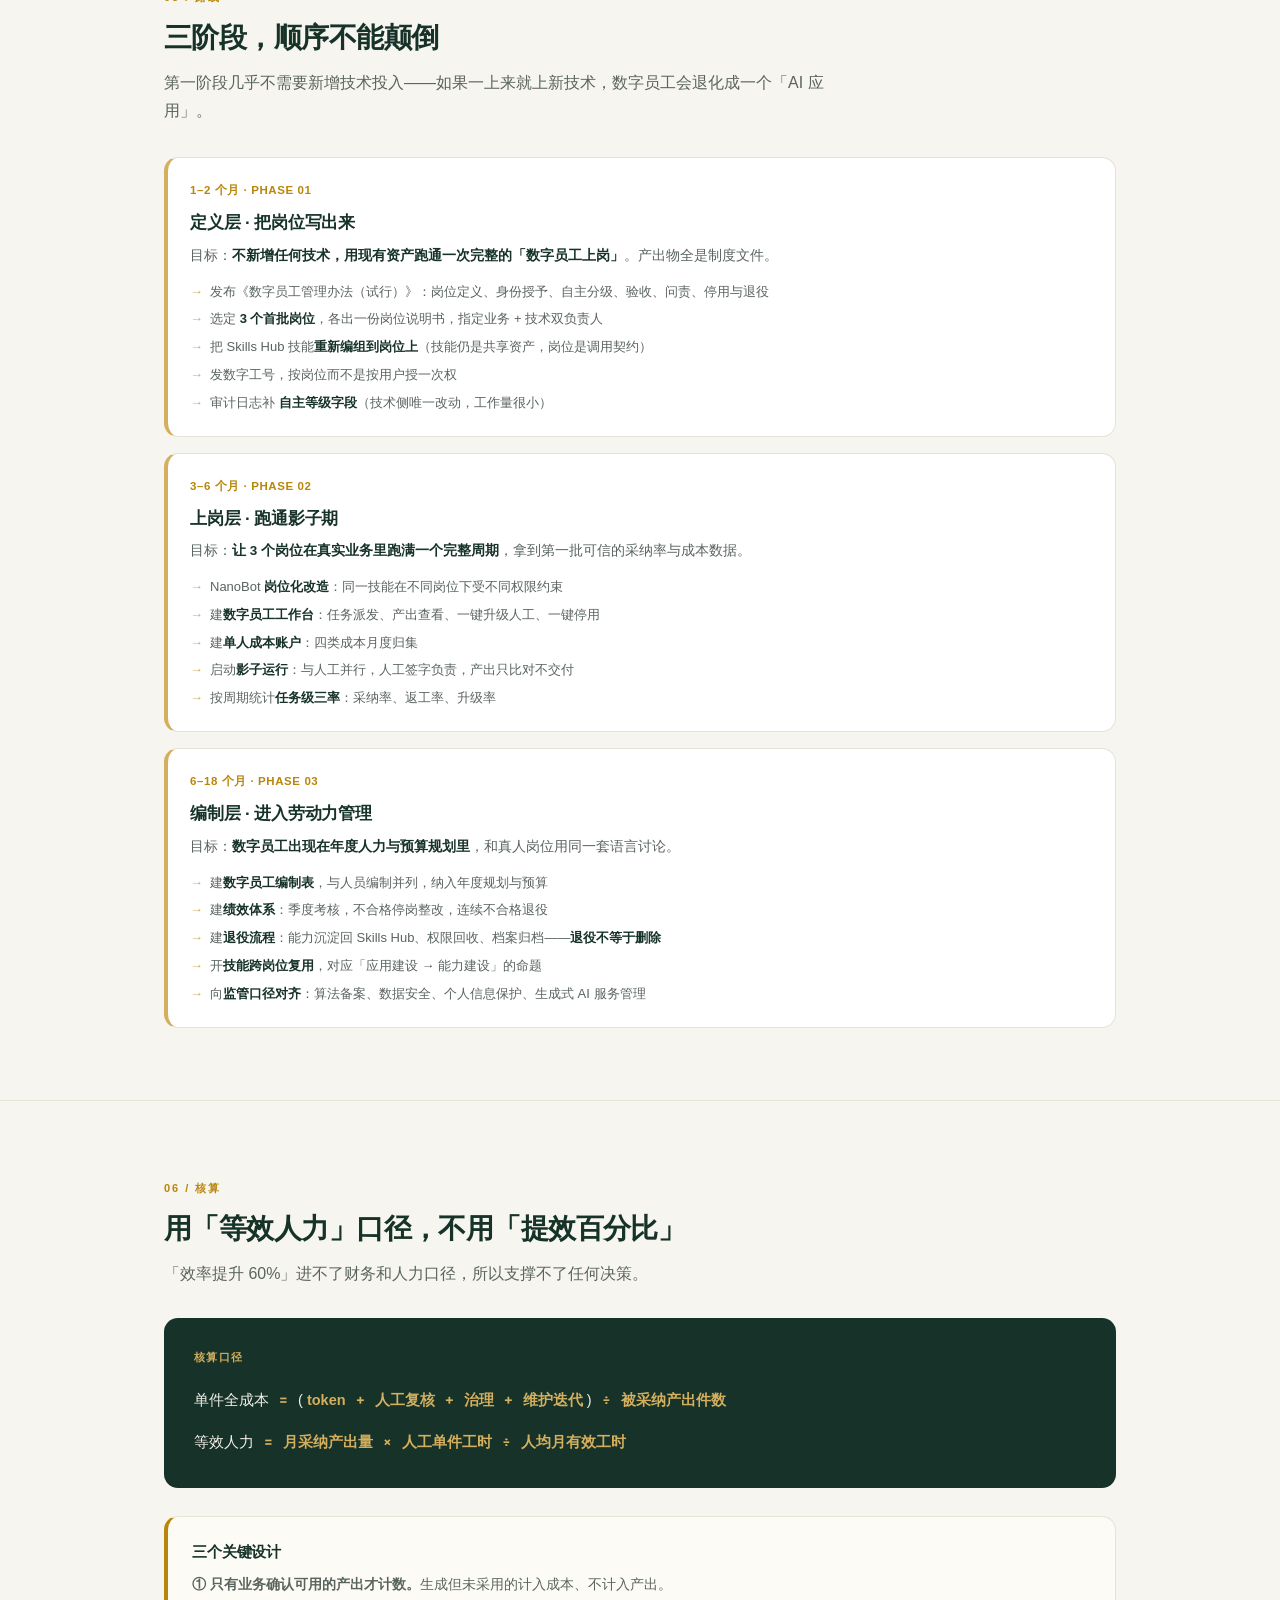
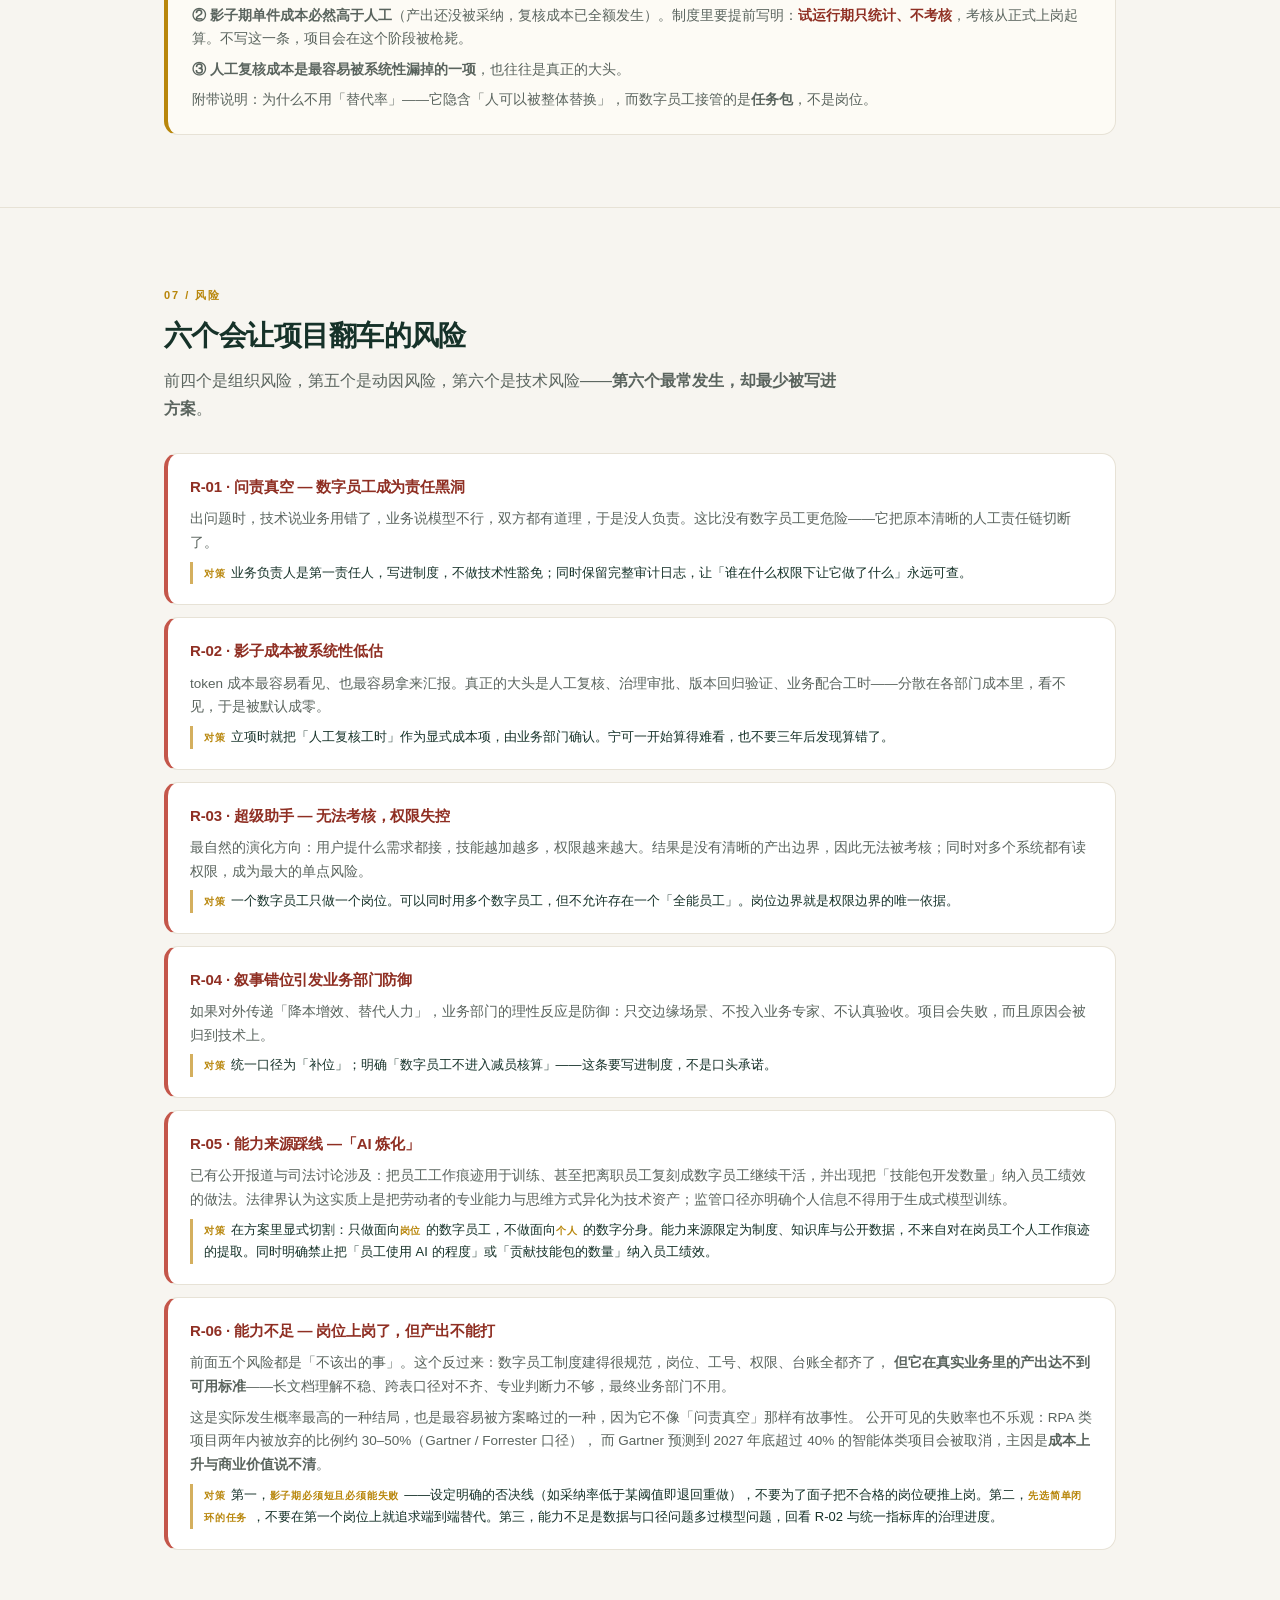
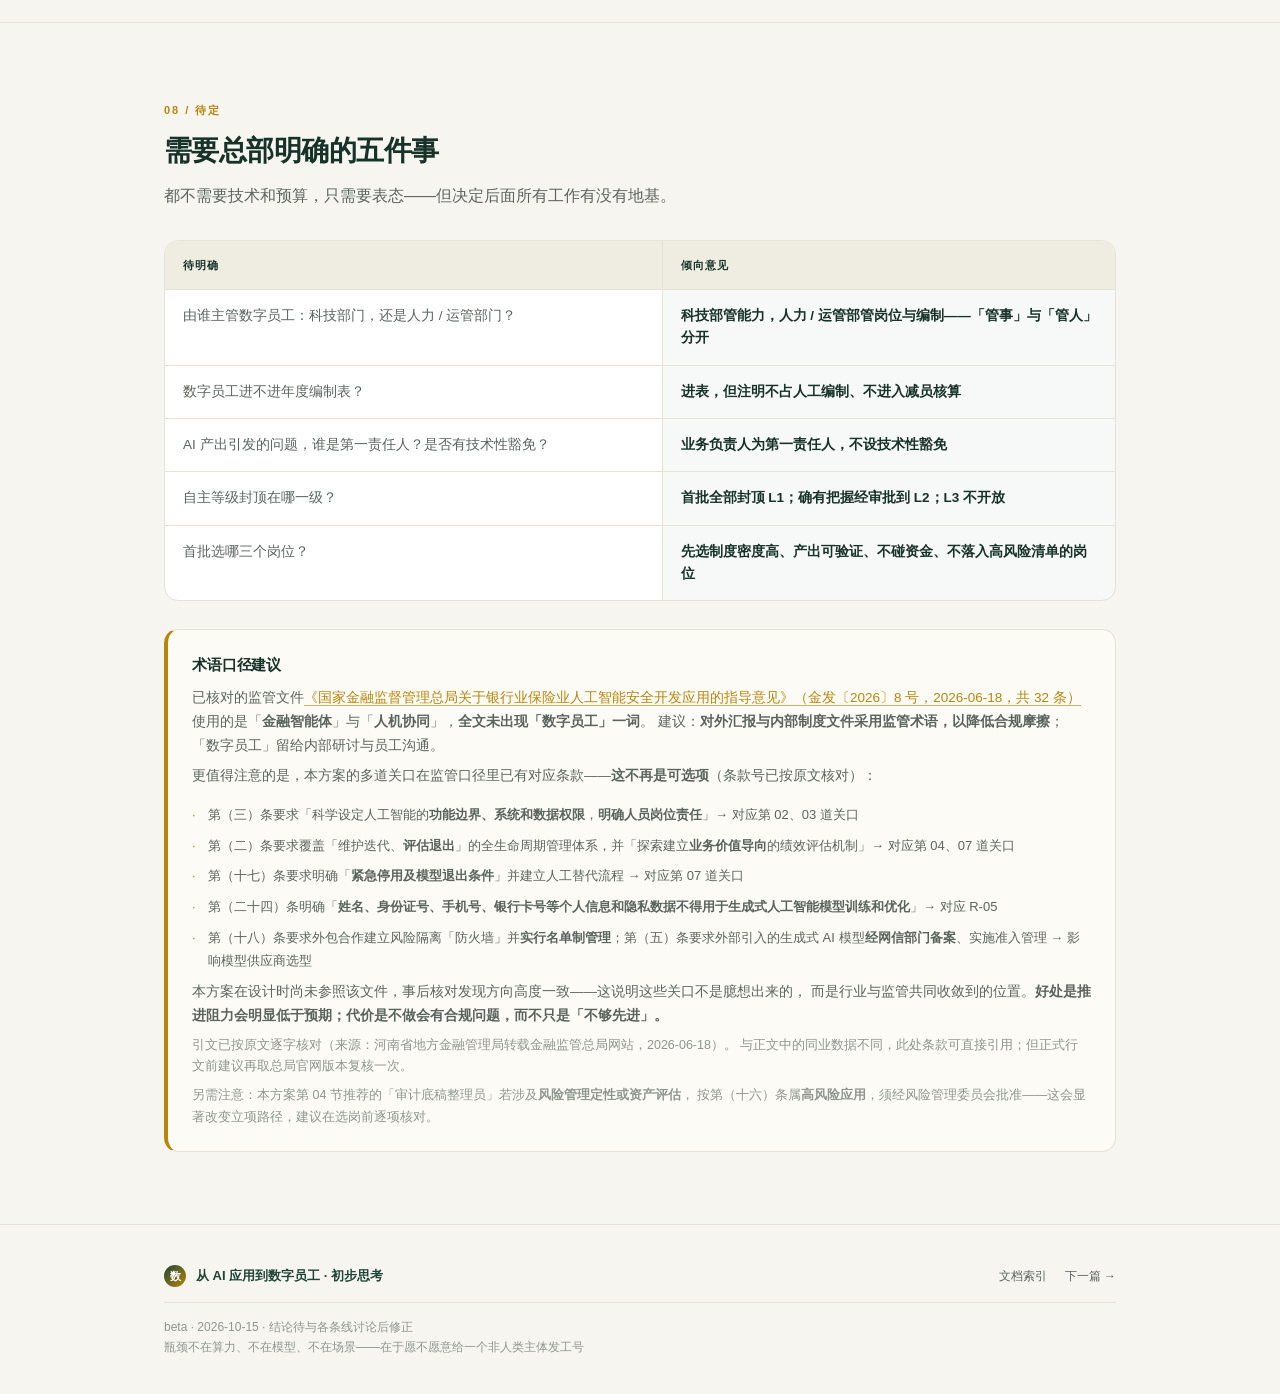
<file: digital-employee.html>
<!DOCTYPE html>
<html lang="zh-CN">
<head>
<meta charset="UTF-8">
<meta name="viewport" content="width=device-width, initial-scale=1.0">
<title>从 AI 应用到数字员工 · 初步思考 (beta)</title>
<link href="https://fonts.googleapis.com/css2?family=JetBrains+Mono:wght@400;500;700&display=swap" rel="stylesheet">
<style>
/* ============================================================
   从 AI 应用到数字员工 — beta 版初步思考
   单文件 / 中文走系统字体 / 配色复用族 Ⅲ（暖白墨绿金）
   ============================================================ */
:root{
  --bg:#f7f5f0; --ink:#1c2a24; --ink-soft:#5a645e;
  --brand:#1f4438; --brand-deep:#163229;
  --gold:#b8860b; --gold-soft:#d4af5e;
  --card:#ffffff; --line:#e7e2d6;
  --hero-bg:#132a22;
  --danger:#8f2f23; --danger-soft:#c4564a;
  --sans:-apple-system,BlinkMacSystemFont,"PingFang SC","Microsoft YaHei","Noto Sans CJK SC","Segoe UI",sans-serif;
  --mono:"JetBrains Mono","SFMono-Regular",Consolas,"Liberation Mono",Menlo,monospace;
  /* 含中文的微标签用这个：中文必须走无衬线，不能挂在 --mono 上（DESIGN-SYSTEM §1.2） */
  --label:var(--sans);
}
*{margin:0;padding:0;box-sizing:border-box;}
html{scroll-behavior:smooth;}
body{
  font-family:var(--sans);color:var(--ink);background:var(--bg);
  line-height:1.75;-webkit-font-smoothing:antialiased;
}

/* === 顶栏：族 Ⅲ 统一 chrome === */
.nav{
  position:sticky;top:0;z-index:100;
  background:rgba(247,245,240,.92);-webkit-backdrop-filter:blur(10px);backdrop-filter:blur(10px);
  border-bottom:1px solid var(--line);
}
.nav-inner{
  max-width:1000px;margin:0 auto;padding:0 24px;height:56px;
  display:flex;align-items:center;gap:16px;
}
.nav-brand{
  display:flex;align-items:center;gap:10px;flex-shrink:0;white-space:nowrap;
  text-decoration:none;color:var(--brand);
  font-family:var(--sans);font-size:14px;font-weight:700;letter-spacing:.01em;
  transition:color .2s ease;
}
.nav-brand:hover{color:var(--gold);}
.nav-dot{
  width:26px;height:26px;border-radius:50%;flex-shrink:0;
  background:linear-gradient(135deg,var(--brand),var(--gold));
  color:#fff;display:flex;align-items:center;justify-content:center;
  font-size:13px;font-weight:800;line-height:1;
}
.nav-beta{
  font-family:var(--mono);font-size:10px;font-weight:700;letter-spacing:.1em;
  background:rgba(184,134,11,.14);color:var(--gold);
  border:1px solid rgba(212,175,94,.45);border-radius:999px;padding:2px 9px;
  flex-shrink:0;
}
.nav-links{display:flex;gap:16px;list-style:none;margin-left:auto;overflow-x:auto;scrollbar-width:none;}
.nav-links::-webkit-scrollbar{display:none;}
/* 微标签：拉丁与数字走等宽，中文走无衬线。
   JetBrains Mono 无 CJK 字形，中文若挂在该栈上会由浏览器回退渲染、字重与正文不一致
   —— DESIGN-SYSTEM.md §1.2 明确禁止。含中文的微标签一律用 --label。 */
.nav-links a{
  font-family:var(--sans);font-size:12px;font-weight:600;letter-spacing:.02em;
  color:var(--ink-soft);text-decoration:none;white-space:nowrap;transition:color .2s;
  font-variant-numeric:tabular-nums;
}
.nav-links a:hover,.nav-links a:focus-visible,.nav-links a.active{color:var(--gold);}
a:focus-visible{outline:2px solid var(--gold);outline-offset:3px;border-radius:3px;}

/* === 通用 === */
.wrap{max-width:1000px;margin:0 auto;padding:0 24px;}
section{padding:72px 0;border-bottom:1px solid var(--line);}
section:last-of-type{border-bottom:none;}
section[id]{scroll-margin-top:76px;}
.tag{
  display:inline-block;font-family:var(--label);font-size:11px;font-weight:700;
  letter-spacing:.18em;text-transform:uppercase;color:var(--gold);margin-bottom:12px;
  font-variant-numeric:tabular-nums;
}
h2{font-size:28px;font-weight:800;color:var(--brand-deep);letter-spacing:-.02em;line-height:1.35;margin-bottom:12px;}
h3{letter-spacing:-.01em;}
.lead{font-size:16px;color:var(--ink-soft);max-width:680px;}
.lead strong{color:var(--brand-deep);}
code{
  font-family:var(--mono);font-size:.87em;background:#efece2;
  border:1px solid var(--line);border-radius:5px;padding:1px 5px;color:var(--brand);
}

/* === Hero === */
.hero{
  background:
    radial-gradient(1000px 420px at 85% -10%,rgba(184,134,11,.24),transparent 60%),
    radial-gradient(800px 360px at 8% 110%,rgba(31,68,56,.58),transparent 55%),
    var(--hero-bg);
  color:#f2efe7;padding:100px 0 88px;position:relative;overflow:hidden;
}
.hero::after{
  content:"";position:absolute;inset:0;
  background-image:
    linear-gradient(rgba(255,255,255,.03) 1px,transparent 1px),
    linear-gradient(90deg,rgba(255,255,255,.03) 1px,transparent 1px);
  background-size:48px 48px;
  mask-image:radial-gradient(640px 360px at 70% 20%,#000,transparent);
}
.hero .wrap{position:relative;z-index:1;}
.hero-kicker{
  display:inline-block;font-family:var(--label);font-size:11px;letter-spacing:.14em;
  font-weight:600;color:var(--gold-soft);border:1px solid rgba(212,175,94,.4);
  border-radius:999px;padding:5px 15px;margin-bottom:24px;
}
.hero h1{font-size:44px;font-weight:800;letter-spacing:-.03em;line-height:1.15;margin-bottom:18px;}
.hero h1 em{font-style:normal;color:var(--gold-soft);}
.hero .sub{font-size:18px;color:#c8d2cb;max-width:620px;margin-bottom:12px;}
.hero .sub-2{font-size:14.5px;color:#9fb0a7;max-width:620px;line-height:1.7;}

/* === 对照表 === */
.cmp{margin-top:32px;border:1px solid var(--line);border-radius:14px;overflow:hidden;background:var(--card);}
.cmp-row{display:grid;grid-template-columns:132px 1fr 1fr;border-bottom:1px solid var(--line);}
.cmp-row:last-child{border-bottom:none;}
.cmp-row.head{background:#efece2;}
.cmp-row.head>div{font-weight:800;color:var(--brand-deep);font-size:13.5px;}
.cmp-row>div{padding:14px 16px;font-size:13.5px;color:var(--ink-soft);border-right:1px solid var(--line);}
.cmp-row>div:last-child{border-right:none;}
.cmp-row .k{
  font-family:var(--label);font-size:11.5px;font-weight:700;letter-spacing:.06em;
  text-transform:uppercase;color:var(--gold);background:#faf8f2;
  display:flex;align-items:center;
}
.cmp-row .a{color:var(--brand-deep);font-weight:600;background:rgba(31,68,56,.035);}
.cmp-row.head .a,.cmp-row.head .b{background:transparent;}

/* === 存量盘点 === */
.have-gap{display:grid;grid-template-columns:1fr 1fr;gap:18px;margin-top:32px;}
.panel{border-radius:14px;padding:24px;border:1px solid var(--line);}
.panel.have{background:var(--card);}
.panel.gap{background:var(--brand-deep);color:#e8efe9;border-color:var(--brand-deep);}
.panel h3{font-size:15px;font-weight:800;margin-bottom:14px;}
.panel.have h3{color:var(--brand-deep);}
.panel.gap h3{color:var(--gold-soft);}
.panel ul{list-style:none;}
.panel li{
  font-size:13.5px;padding:8px 0 8px 18px;position:relative;line-height:1.6;
  border-bottom:1px dashed var(--line);
}
.panel.gap li{border-bottom-color:rgba(255,255,255,.1);color:#c8d2cb;}
.panel li:last-child{border-bottom:none;}
.panel li::before{content:"";position:absolute;left:0;top:16px;width:6px;height:6px;border-radius:50%;}
.panel.have li::before{background:var(--brand);opacity:.5;}
.panel.gap li::before{background:var(--gold);}
.panel li b{font-weight:700;color:var(--brand-deep);}
.panel.gap li b{color:#f2efe7;}

/* === 关口 === */
.gates{margin-top:32px;border:1px solid var(--line);border-radius:14px;overflow:hidden;background:var(--card);}
.gate{display:grid;grid-template-columns:56px 170px 1fr;border-bottom:1px solid var(--line);}
.gate:last-child{border-bottom:none;}
.gate-n{
  font-family:var(--mono);font-size:18px;font-weight:700;color:var(--gold);
  background:#faf8f2;border-right:1px solid var(--line);
  display:flex;align-items:center;justify-content:center;font-variant-numeric:tabular-nums;
}
.gate-t{padding:18px 16px;border-right:1px solid var(--line);display:flex;flex-direction:column;justify-content:center;gap:3px;}
.gate-t b{font-size:14.5px;font-weight:800;color:var(--brand-deep);}
.gate-t span{font-family:var(--label);font-size:10px;color:var(--ink-soft);letter-spacing:.07em;text-transform:uppercase;}
.gate-d{padding:18px 20px;}
.gate-d p{font-size:13.5px;color:var(--ink-soft);margin-bottom:7px;}
.gate-d p:last-child{margin-bottom:0;}
.gate-test{font-size:12.5px;color:var(--brand-deep);border-left:3px solid var(--gold-soft);padding-left:11px;}
.gate-test b{font-family:var(--label);font-size:10px;letter-spacing:.08em;color:var(--gold);text-transform:uppercase;display:block;margin-bottom:2px;}

/* === 岗位 === */
.roles{margin-top:32px;display:flex;flex-direction:column;gap:14px;}
.role{background:var(--card);border:1px solid var(--line);border-radius:14px;overflow:hidden;}
.role-head{display:flex;align-items:center;gap:12px;flex-wrap:wrap;padding:16px 20px;background:#faf8f2;border-bottom:1px solid var(--line);}
.role-id{
  font-family:var(--mono);font-size:11px;font-weight:700;letter-spacing:.04em;
  background:var(--brand-deep);color:var(--gold-soft);padding:3px 9px;border-radius:6px;
  font-variant-numeric:tabular-nums;
}
.role-name{font-size:15.5px;font-weight:800;color:var(--brand-deep);}
.role-from{font-size:12.5px;color:var(--ink-soft);margin-left:auto;}
.role-body{padding:18px 20px;display:grid;grid-template-columns:repeat(3,1fr);gap:16px;}
.role-col h4{
  font-family:var(--label);font-size:10.5px;letter-spacing:.1em;font-weight:700;
  color:var(--gold);margin-bottom:6px;
}
.role-col p{font-size:13px;color:var(--ink-soft);line-height:1.65;}

/* === 路线 === */
.phases{margin-top:32px;display:flex;flex-direction:column;gap:16px;}
.phase-card{background:var(--card);border:1px solid var(--line);border-radius:14px;padding:22px;border-left:4px solid var(--gold-soft);}
.phase-when{
  font-family:var(--label);font-size:11.5px;font-weight:700;letter-spacing:.05em;
  color:var(--gold);margin-bottom:8px;font-variant-numeric:tabular-nums;
}
.phase-card h3{font-size:17px;font-weight:800;color:var(--brand-deep);margin-bottom:6px;}
.phase-card .goal{font-size:13.5px;color:var(--ink-soft);margin-bottom:14px;}
.phase-card .goal b{color:var(--brand-deep);}
.phase-list{list-style:none;display:flex;flex-direction:column;gap:7px;}
.phase-list li{font-size:13px;color:var(--ink-soft);padding-left:20px;position:relative;line-height:1.6;}
.phase-list li::before{content:"→";position:absolute;left:0;color:var(--gold-soft);font-weight:700;}
.phase-list li b{color:var(--brand-deep);}

/* === 公式 === */
.eq{margin-top:30px;background:var(--brand-deep);border-radius:14px;padding:30px;color:#e8efe9;}
.eq h3{font-family:var(--label);font-size:11px;letter-spacing:.12em;text-transform:uppercase;color:var(--gold-soft);margin-bottom:18px;font-weight:700;}
/* 公式：等宽只作用于运算符与拉丁变量；中文说明走 --label，避免中文落在等宽栈上 */
.eq-line{font-family:var(--label);font-size:14.5px;line-height:2.1;color:#f2efe7;word-break:break-word;}
.eq-line .op{font-family:var(--mono);color:var(--gold-soft);font-weight:700;padding:0 6px;}
.eq-line .var{color:var(--gold-soft);font-weight:600;}

/* === 风险 === */
.risks{margin-top:30px;display:flex;flex-direction:column;gap:12px;}
.risk{
  background:var(--card);border:1px solid var(--line);border-left:4px solid var(--danger-soft);
  border-radius:14px;padding:20px 22px;
}
.risk h3{font-size:15px;font-weight:800;color:var(--danger);margin-bottom:7px;}
.risk p{font-size:13.5px;color:var(--ink-soft);margin-bottom:7px;}
.risk p:last-child{margin-bottom:0;}
.risk .fix{font-size:13px;color:var(--brand-deep);border-left:3px solid var(--gold-soft);padding-left:11px;}
.risk .fix b{font-family:var(--label);font-size:10px;letter-spacing:.08em;text-transform:uppercase;color:var(--gold);margin-right:5px;font-weight:700;}

/* === 决策 === */
.decisions{margin-top:30px;border:1px solid var(--line);border-radius:14px;overflow:hidden;background:var(--card);}
.dec-row{display:grid;grid-template-columns:1.1fr 1fr;border-bottom:1px solid var(--line);}
.dec-row:last-child{border-bottom:none;}
.dec-row.head{background:#efece2;}
.dec-row.head>div{font-family:var(--label);font-size:11px;letter-spacing:.1em;color:var(--brand-deep);font-weight:700;}
.dec-row>div{padding:15px 18px;font-size:13.5px;color:var(--ink-soft);border-right:1px solid var(--line);line-height:1.65;}
.dec-row>div:last-child{border-right:none;background:rgba(31,68,56,.035);color:var(--brand-deep);font-weight:600;}
.dec-row.head>div:last-child{background:transparent;font-weight:700;}

/* === 提示条 === */
.cut{
  margin-top:28px;background:#fdfbf5;border:1px solid var(--line);
  border-left:4px solid var(--gold);border-radius:14px;padding:22px 24px;
}
.cut h3{font-size:15px;font-weight:800;color:var(--brand-deep);margin-bottom:8px;}
.cut p{font-size:13.5px;color:var(--ink-soft);margin-bottom:7px;}
.cut p:last-child{margin-bottom:0;}
.cut em{font-style:normal;color:var(--danger);font-weight:700;}

/* === 页脚：族 Ⅲ 统一 chrome === */
footer{
  border-top:1px solid var(--line);
  padding:40px 0 36px;color:var(--ink-soft);font-size:13px;
}
.foot-main{
  display:flex;align-items:center;justify-content:space-between;
  gap:18px;flex-wrap:wrap;padding-bottom:14px;
}
.foot-brand{
  display:flex;align-items:center;gap:10px;
  color:var(--brand);font-weight:700;text-decoration:none;font-size:13px;
  transition:color .2s ease;
}
.foot-brand:hover{color:var(--gold);}
.foot-dot{
  width:22px;height:22px;border-radius:50%;flex-shrink:0;
  background:linear-gradient(135deg,var(--brand),var(--gold));
  color:#fff;display:flex;align-items:center;justify-content:center;
  font-size:11px;font-weight:800;line-height:1;
}
.foot-nav{display:flex;gap:18px;flex-wrap:wrap;font-family:var(--sans);font-size:12px;}
.foot-nav a{color:var(--ink-soft);text-decoration:none;transition:color .2s;}
.foot-nav a:hover,.foot-nav a:focus-visible{color:var(--gold);}
.foot-fine{
  margin:0;padding-top:14px;border-top:1px solid var(--line);
  font-size:12px;color:#8d968f;line-height:1.7;
}

/* === reveal === */
.reveal{opacity:0;transform:translateY(18px);transition:opacity .55s ease,transform .55s ease;}
.reveal.visible{opacity:1;transform:none;}

/* === 响应式 === */
@media (max-width:820px){
  .have-gap{grid-template-columns:1fr;}
  .hero h1{font-size:34px;}
  .cmp-row{grid-template-columns:104px 1fr 1fr;}
  .role-body{grid-template-columns:1fr 1fr;}
}
@media (max-width:768px){
  .nav-inner{height:auto;flex-wrap:wrap;padding-top:.55rem;padding-bottom:.55rem;row-gap:.4rem;}
  .nav-links{flex:1 1 100%;margin-left:0;gap:14px;overflow-x:auto;padding-bottom:2px;scrollbar-width:none;}
  .nav-links::-webkit-scrollbar{display:none;}
  section[id]{scroll-margin-top:100px;}
}
@media (max-width:640px){
  footer{padding:32px 0 28px;}
  .hero{padding:76px 0 56px;}
  section{padding:48px 0;}
  h2{font-size:24px;}
}
@media (max-width:600px){
  .hero h1{font-size:28px;}
  .role-body{grid-template-columns:1fr;}
  .cmp{overflow-x:auto;}
  .cmp-row{grid-template-columns:86px 168px 168px;min-width:422px;}
  .gate{grid-template-columns:42px 1fr;}
  .gate-t{border-right:none;border-bottom:1px solid var(--line);}
  .gate-d{grid-column:1 / -1;}
  .dec-row{grid-template-columns:1fr;}
  .dec-row>div{border-right:none;border-bottom:1px dashed var(--line);}
  .dec-row>div:last-child{border-bottom:none;}
  .dec-row.head{display:none;}
  .eq{padding:22px 20px;}
  .eq-line{font-size:12.5px;line-height:1.9;}
}
@media (prefers-reduced-motion:reduce){
  *{animation:none!important;transition:none!important;}
  .reveal{opacity:1;transform:none;}
}
@media (max-width:480px){
  .nav-links{
    -webkit-mask-image:linear-gradient(90deg,#000 0,#000 calc(100% - 26px),transparent 100%);
    mask-image:linear-gradient(90deg,#000 0,#000 calc(100% - 26px),transparent 100%);
  }
}
@media print{
  .nav{display:none!important;}
  .foot-nav{display:none!important;}
  .hero{padding:32px 0;background:#fff;color:#000;}
  .hero h1,.hero .sub,.hero .sub-2,.hero h1 em{color:#000;}
  .hero::after{display:none;}
  section{padding:24px 0;page-break-inside:avoid;}
  .reveal{opacity:1;transform:none;}
  body{font-size:12px;}
}
</style>
</head>
<body>

<nav class="nav" aria-label="章节导航">
  <div class="nav-inner">
    <a class="nav-brand" href="index.html" aria-label="返回文档索引">
      <span class="nav-dot" aria-hidden="true">数</span>
      <span class="nav-name">数字员工 · 初步思考</span>
    </a>
    <span class="nav-beta">BETA</span>
    <ul class="nav-links">
      <li><a href="#concept">01 分野</a></li>
      <li><a href="#assets">02 存量</a></li>
      <li><a href="#gates">03 关口</a></li>
      <li><a href="#roles">04 岗位</a></li>
      <li><a href="#roadmap">05 路线</a></li>
      <li><a href="#value">06 核算</a></li>
      <li><a href="#risk">07 风险</a></li>
      <li><a href="#decision">08 待定</a></li>
    </ul>
  </div>
</nav>

<header class="hero">
  <div class="wrap">
    <div class="hero-kicker">BETA · 初步思考 · 仅供内部讨论</div>
    <h1>从 AI 应用到<em>数字员工</em></h1>
    <p class="sub">现有架构解决的是「AI 能不能用」；数字员工要回答的是「AI 算不算数」。</p>
    <p class="sub-2">
      三库一平台一网关，是把 AI 做成企业资产；数字员工，是把 AI 做成可调度的人力单元。
      差距不在算力，而在能不能给一个非人类主体开出岗位、权限、考核与问责。
    </p>
  </div>
</header>

<!-- 01 -->
<section id="concept">
  <div class="wrap">
    <div class="reveal">
      <span class="tag">01 / 分野</span>
      <h2>数字员工不是技术名词，是一套管理语法</h2>
      <p class="lead">
        从「AI 应用」到「数字员工」，中间隔的不是模型能力，而是<strong>主体资格的授予</strong>。
        一个 AI 系统只有在组织里有了岗位、权限边界、负责人、成本账户和退出机制，
        才会从「一项 IT 投入」变成「一个可以被管理的劳动力」。
      </p>
    </div>

    <div class="cmp reveal">
      <div class="cmp-row head"><div>维度</div><div class="b">AI 应用 / 能力平台</div><div class="a">数字员工</div></div>
      <div class="cmp-row"><div class="k">资产</div><div class="b">技术资产</div><div class="a">组织资产</div></div>
      <div class="cmp-row"><div class="k">单位</div><div class="b">一个技能 / 一次调用</div><div class="a">一个岗位 / 一类任务包</div></div>
      <div class="cmp-row"><div class="k">责任</div><div class="b">技术部门</div><div class="a">业务负责人</div></div>
      <div class="cmp-row"><div class="k">价值</div><div class="b">建成了、调用量</div><div class="a">产出可用性、成本、风险</div></div>
      <div class="cmp-row"><div class="k">权限</div><div class="b">由提示词与工具决定</div><div class="a">由岗位授权决定</div></div>
      <div class="cmp-row"><div class="k">失败</div><div class="b">不可用 → 修系统</div><div class="a">不合格 → 停岗 / 退役</div></div>
    </div>

    <div class="cut reveal">
      <h3>两个要先排除的误解</h3>
      <p><b>数字员工 ≠ 拟人化。</b>起名字、配头像、说话像人，跟「员工」没关系。分水岭是它能不能被问责。</p>
      <p><b>数字员工 ≠ 降本裁员。</b>在国企语境里，「替代」是最危险的开场白。可行叙事是<em>补位</em>——接的是重复劳动和编制批不下来的增量工作。</p>
    </div>
  </div>
</section>

<!-- 02 -->
<section id="assets">
  <div class="wrap">
    <div class="reveal">
      <span class="tag">02 / 存量</span>
      <h2>已有的，和真正缺的</h2>
      <p class="lead">技术侧已具备上岗条件，缺口集中在组织层——<strong>这意味着下一阶段的重心不在写代码</strong>。</p>
    </div>

    <div class="have-gap reveal">
      <div class="panel have">
        <h3>技术侧 · 基本就位</h3>
        <ul>
          <li><b>岗位原型</b> — E-Work 已是「AI 同事」定位，六项技能 + 工作承诺</li>
          <li><b>权限底座</b> — NanoBot 身份注入层（权限断言 → 注入 MCP）</li>
          <li><b>可追溯</b> — 全量审计日志层（who / when / what）</li>
          <li><b>记忆与隔离</b> — 会话上下文管理</li>
          <li><b>知识与数据</b> — 统一知识库、统一指标库</li>
          <li><b>入口与分发</b> — 三入口已通、Skills Hub 三级技能</li>
          <li><b>成本与调度</b> — 模型网关五维能力，含用量审计</li>
          <li><b>失败范式</b> — addoil：不瞎试、不烂尾、有证据、会复盘</li>
        </ul>
      </div>
      <div class="panel gap">
        <h3>组织侧 · 基本空缺</h3>
        <ul>
          <li><b>没有岗位</b> — Skills Hub 里是技能，无职责边界、无验收标准，<b>因此无法被考核</b></li>
          <li><b>没有业务负责人</b> — 只有技术侧 owner</li>
          <li><b>没有自主等级</b> — 分级没落到技能上</li>
          <li><b>没有成本账户</b> — 用量审计是成本项，不是核算项</li>
          <li><b>没有上岗流程</b> — 培训、试运行、验收、转正、退役全缺</li>
          <li><b>没有绩效指标</b> — 只能度量调用次数</li>
          <li><b>没有制度出口</b> — 缺一份数字员工专项制度</li>
        </ul>
      </div>
    </div>

    <div class="cut reveal">
      <h3>一句话结论</h3>
      <p>
        下一阶段的瓶颈<strong>不是算力、不是模型、不是场景</strong>，
        而是组织愿不愿意给一个非人类主体发工号。
      </p>
      <p>补充参照：据行业标准与从业者口径，数字员工类项目普遍是「<b>三分建设、七分运营</b>」。</p>
      <p>
        <b>需要说明的是</b>：这张表里的「技术侧 / 组织侧」是<b>按现有文档清单作出的判断，不是度量结果</b>。
        它的用途是确定下一步工作重心，不宜作为汇报中的量化结论。
      </p>
    </div>
  </div>
</section>

<!-- 03 -->
<section id="gates">
  <div class="wrap">
    <div class="reveal">
      <span class="tag">03 / 关口</span>
      <h2>从助手到员工，要跨过七道关口</h2>
      <p class="lead">
        按<b>依赖顺序</b>排列，不是按风险高低——后面的关口都建在前面的关口上。
        前五道决定能不能被<b>管理</b>，后两道决定能不能被<b>信任</b>。
      </p>
    </div>

    <div class="gates reveal">
      <div class="gate">
        <div class="gate-n">01</div>
        <div class="gate-t"><b>岗位化</b><span>Job Definition</span></div>
        <div class="gate-d">
          <p>技能解决「会什么」，岗位解决「负责什么」。岗位说明书要写清五件事：服务谁、交付什么、什么算达标、什么必须升级给人、谁签字负责。</p>
          <p>没有岗位就没有产出边界——<b>连「它干得好不好」这个问题都无法提出</b>，后面的考核、问责、成本核算全部无从落地。</p>
          <div class="gate-test"><b>最小验证</b>能说清「哪件事没做好要挨批」</div>
        </div>
      </div>
      <div class="gate">
        <div class="gate-n">02</div>
        <div class="gate-t"><b>身份化</b><span>Identity</span></div>
        <div class="gate-d">
          <p>数字工号、独立服务账号、组织归属、状态（试用 / 在岗 / 停岗）。关键：<b>权限要按岗位授予，而不是按使用者</b>——否则换个入口调用就绕过了岗位边界。</p>
          <div class="gate-test"><b>最小验证</b>能列出「离职时要回收哪些权限」</div>
        </div>
      </div>
      <div class="gate">
        <div class="gate-n">03</div>
        <div class="gate-t"><b>授权分级</b><span>Autonomy</span></div>
        <div class="gate-d">
          <p><code>L0</code> 只读 / <code>L1</code> 生成建议，人工确认 / <code>L2</code> 权限内执行，事后抽检 / <code>L3</code> 自主决策——总部场景建议不开放。每次调用都要带等级标签，写进审计日志。</p>
          <div class="gate-test"><b>最小验证</b>日志里能查到「这次是 L1 还是 L2」</div>
        </div>
      </div>
      <div class="gate">
        <div class="gate-n">04</div>
        <div class="gate-t"><b>成本核算</b><span>Cost</span></div>
        <div class="gate-d">
          <p>给每个数字员工开独立成本账户：token + 人工复核 + 治理 + 维护迭代。这一步让「人力 vs 数字员工」的比较第一次成为可能。</p>
          <p>注意「等效人力」这个词的用法：同业已有公开的年报口径，但<b>折算系数基本未披露</b>（例如「1,556 万小时 ≈ 8,000 名全职员工」隐含约 1,945 小时/人年，高于法定年工时）。这类数字可用于趋势参照，<b>不宜作为目标值或对外承诺</b>。</p>
          <div class="gate-test"><b>最小验证</b>能报出「单件产出全成本」，并与真实岗位对比</div>
        </div>
      </div>
      <div class="gate">
        <div class="gate-n">05</div>
        <div class="gate-t"><b>上岗准入</b><span>Onboarding</span></div>
        <div class="gate-d">
          <p>像招人一样招：业务提需求 → 岗位定义 → 权限审批 → 试运行 → 业务验收 → 正式上岗。试运行期强制并行跑，人工签字负责，数字员工产出只比对不交付。</p>
          <div class="gate-test"><b>最小验证</b>有一份业务负责人签字的验收单</div>
        </div>
      </div>
      <div class="gate">
        <div class="gate-n">06</div>
        <div class="gate-t"><b>问责双签</b><span>Accountability</span></div>
        <div class="gate-d">
          <p>规则写死：<b>AI 产出由人负责，业务负责人是第一责任人</b>。每个数字员工配两个责任人——业务负责人（对产出质量与合规负责，有权停用）+ 技术负责人（对可用性、成本、迭代负责），进台账、有名有姓。</p>
          <p>不能出现的情形：出了事技术说业务用错了、业务说模型不行。这条链路一旦成立，数字员工会变成组织里的<b>责任黑洞</b>。</p>
          <div class="gate-test"><b>最小验证</b>30 秒内能说出它的业务负责人是谁</div>
        </div>
      </div>
      <div class="gate">
        <div class="gate-n">07</div>
        <div class="gate-t"><b>运营与退役</b><span>Lifecycle</span></div>
        <div class="gate-d">
          <p>上岗只是开始。要有周期考核、不合格停岗整改、<b>停用与退役条件</b>、以及退役后的能力沉淀与权限回收（退役 ≠ 删除）。</p>
          <p>这一关最容易被跳过——因为它不出现在任何一次立项汇报里，但它是「项目」和「劳动力」的分界线。全行业公开披露的退役案例目前基本为零。</p>
          <div class="gate-test"><b>最小验证</b>能说清「什么情况下把它停掉」，以及停掉之后能力归谁</div>
        </div>
      </div>
    </div>
  </div>
</section>

<!-- 04 -->
<section id="roles">
  <div class="wrap">
    <div class="reveal">
      <span class="tag">04 / 岗位</span>
      <h2>三个可先落地的岗位</h2>
      <p class="lead">选择标准：<strong>制度密度高、产出可验证、不触碰资金与决策</strong>。第一仗要赢，不打最难的仗。</p>
    </div>

    <div class="roles reveal">
      <div class="role">
        <div class="role-head">
          <span class="role-id">DE-A01</span>
          <span class="role-name">制度合规问答员</span>
          <span class="role-from">对应现状：企业制度问答</span>
        </div>
        <div class="role-body">
          <div class="role-col"><h4>交付什么</h4><p>按最新制度原文回答合规口径，标注条款出处、效力层级与生效日期，识别制度冲突。</p></div>
          <div class="role-col"><h4>什么算达标</h4><p>引用可溯源；时效正确（不引已废止版本）；查不到时明确说「查不到」而不是编造。</p></div>
          <div class="role-col"><h4>必须升级给人</h4><p>制度冲突、监管处罚认定、涉及具体金额判断、用户追问「能不能这样操作」。</p></div>
        </div>
      </div>

      <div class="role">
        <div class="role-head">
          <span class="role-id">DE-A02</span>
          <span class="role-name">审计底稿整理员</span>
          <span class="role-from">对应现状：pdf-tools + data-analysis + business-writing</span>
        </div>
        <div class="role-body">
          <div class="role-col"><h4>交付什么</h4><p>从审计报告与凭证材料提取问题清单，按子公司与风险等级分类，生成整改跟踪表。</p></div>
          <div class="role-col"><h4>什么算达标</h4><p>问题条目零遗漏（抽样复核）；分类口径与审计部门既有标准一致；每条可回溯到原始页。</p></div>
          <div class="role-col"><h4>必须升级给人</h4><p>风险等级定级、问题定性、涉及责任人表述、任何进入正式审计报告的文字。</p></div>
        </div>
      </div>

      <div class="role">
        <div class="role-head">
          <span class="role-id">DE-A03</span>
          <span class="role-name">经营指标简报员</span>
          <span class="role-from">对应现状：MCP-指标库 + smart-weekly-report</span>
        </div>
        <div class="role-body">
          <div class="role-col"><h4>交付什么</h4><p>按周期生成人力效能 / 财务 / 运营 / 风控指标简报，含同比环比、异动提示与图表。</p></div>
          <div class="role-col"><h4>什么算达标</h4><p>口径与指标库定义一致；数值与源系统一致；异动阈值事先约定、不临时调整。</p></div>
          <div class="role-col"><h4>必须升级给人</h4><p>异动原因的归因判断、对外披露口径、任何带结论性评价的表述。</p></div>
        </div>
      </div>
    </div>

    <div class="cut reveal">
      <h3>一个容易漏掉的指标设计</h3>
      <p>
        「人工升级率」必须设<strong>下限</strong>，而不只是上限。
        一个升级率接近零的问答类数字员工，通常不是因为它更聪明，而是因为<em>它在编造</em>。建议区间 10%–20%。
      </p>
    </div>
  </div>
</section>

<!-- 05 -->
<section id="roadmap">
  <div class="wrap">
    <div class="reveal">
      <span class="tag">05 / 路线</span>
      <h2>三阶段，顺序不能颠倒</h2>
      <p class="lead">第一阶段几乎不需要新增技术投入——如果一上来就上新技术，数字员工会退化成一个「AI 应用」。</p>
    </div>

    <div class="phases reveal">
      <div class="phase-card">
        <div class="phase-when">1–2 个月 · PHASE 01</div>
        <h3>定义层 · 把岗位写出来</h3>
        <p class="goal">目标：<b>不新增任何技术，用现有资产跑通一次完整的「数字员工上岗」</b>。产出物全是制度文件。</p>
        <ul class="phase-list">
          <li>发布《数字员工管理办法（试行）》：岗位定义、身份授予、自主分级、验收、问责、停用与退役</li>
          <li>选定 <b>3 个首批岗位</b>，各出一份岗位说明书，指定业务 + 技术双负责人</li>
          <li>把 Skills Hub 技能<b>重新编组到岗位上</b>（技能仍是共享资产，岗位是调用契约）</li>
          <li>发数字工号，按岗位而不是按用户授一次权</li>
          <li>审计日志补 <b>自主等级字段</b>（技术侧唯一改动，工作量很小）</li>
        </ul>
      </div>

      <div class="phase-card">
        <div class="phase-when">3–6 个月 · PHASE 02</div>
        <h3>上岗层 · 跑通影子期</h3>
        <p class="goal">目标：<b>让 3 个岗位在真实业务里跑满一个完整周期</b>，拿到第一批可信的采纳率与成本数据。</p>
        <ul class="phase-list">
          <li>NanoBot <b>岗位化改造</b>：同一技能在不同岗位下受不同权限约束</li>
          <li>建<b>数字员工工作台</b>：任务派发、产出查看、一键升级人工、一键停用</li>
          <li>建<b>单人成本账户</b>：四类成本月度归集</li>
          <li>启动<b>影子运行</b>：与人工并行，人工签字负责，产出只比对不交付</li>
          <li>按周期统计<b>任务级三率</b>：采纳率、返工率、升级率</li>
        </ul>
      </div>

      <div class="phase-card">
        <div class="phase-when">6–18 个月 · PHASE 03</div>
        <h3>编制层 · 进入劳动力管理</h3>
        <p class="goal">目标：<b>数字员工出现在年度人力与预算规划里</b>，和真人岗位用同一套语言讨论。</p>
        <ul class="phase-list">
          <li>建<b>数字员工编制表</b>，与人员编制并列，纳入年度规划与预算</li>
          <li>建<b>绩效体系</b>：季度考核，不合格停岗整改，连续不合格退役</li>
          <li>建<b>退役流程</b>：能力沉淀回 Skills Hub、权限回收、档案归档——<b>退役不等于删除</b></li>
          <li>开<b>技能跨岗位复用</b>，对应「应用建设 → 能力建设」的命题</li>
          <li>向<b>监管口径对齐</b>：算法备案、数据安全、个人信息保护、生成式 AI 服务管理</li>
        </ul>
      </div>
    </div>
  </div>
</section>

<!-- 06 -->
<section id="value">
  <div class="wrap">
    <div class="reveal">
      <span class="tag">06 / 核算</span>
      <h2>用「等效人力」口径，不用「提效百分比」</h2>
      <p class="lead">「效率提升 60%」进不了财务和人力口径，所以支撑不了任何决策。</p>
    </div>

    <div class="eq reveal">
      <h3>核算口径</h3>
      <div class="eq-line">
        单件全成本 <span class="op">=</span> ( <span class="var">token</span>
        <span class="op">+</span> <span class="var">人工复核</span>
        <span class="op">+</span> <span class="var">治理</span>
        <span class="op">+</span> <span class="var">维护迭代</span> )
        <span class="op">÷</span> <span class="var">被采纳产出件数</span>
      </div>
      <div class="eq-line" style="margin-top:12px;">
        等效人力 <span class="op">=</span>
        <span class="var">月采纳产出量</span> <span class="op">×</span> <span class="var">人工单件工时</span>
        <span class="op">÷</span> <span class="var">人均月有效工时</span>
      </div>
    </div>

    <div class="cut reveal">
      <h3>三个关键设计</h3>
      <p><b>① 只有业务确认可用的产出才计数。</b>生成但未采用的计入成本、不计入产出。</p>
      <p><b>② 影子期单件成本必然高于人工</b>（产出还没被采纳，复核成本已全额发生）。制度里要提前写明：<em>试运行期只统计、不考核</em>，考核从正式上岗起算。不写这一条，项目会在这个阶段被枪毙。</p>
      <p><b>③ 人工复核成本是最容易被系统性漏掉的一项</b>，也往往是真正的大头。</p>
      <p>附带说明：为什么不用「替代率」——它隐含「人可以被整体替换」，而数字员工接管的是<b>任务包</b>，不是岗位。</p>
    </div>
  </div>
</section>

<!-- 07 -->
<section id="risk">
  <div class="wrap">
    <div class="reveal">
      <span class="tag">07 / 风险</span>
      <h2>六个会让项目翻车的风险</h2>
      <p class="lead">
        前四个是组织风险，第五个是动因风险，第六个是技术风险——<b>第六个最常发生，却最少被写进方案</b>。
      </p>
    </div>

    <div class="risks reveal">
      <div class="risk">
        <h3>R-01 · 问责真空 — 数字员工成为责任黑洞</h3>
        <p>出问题时，技术说业务用错了，业务说模型不行，双方都有道理，于是没人负责。这比没有数字员工更危险——它把原本清晰的人工责任链切断了。</p>
        <p class="fix"><b>对策</b>业务负责人是第一责任人，写进制度，不做技术性豁免；同时保留完整审计日志，让「谁在什么权限下让它做了什么」永远可查。</p>
      </div>

      <div class="risk">
        <h3>R-02 · 影子成本被系统性低估</h3>
        <p>token 成本最容易看见、也最容易拿来汇报。真正的大头是人工复核、治理审批、版本回归验证、业务配合工时——分散在各部门成本里，看不见，于是被默认成零。</p>
        <p class="fix"><b>对策</b>立项时就把「人工复核工时」作为显式成本项，由业务部门确认。宁可一开始算得难看，也不要三年后发现算错了。</p>
      </div>

      <div class="risk">
        <h3>R-03 · 超级助手 — 无法考核，权限失控</h3>
        <p>最自然的演化方向：用户提什么需求都接，技能越加越多，权限越来越大。结果是没有清晰的产出边界，因此无法被考核；同时对多个系统都有读权限，成为最大的单点风险。</p>
        <p class="fix"><b>对策</b>一个数字员工只做一个岗位。可以同时用多个数字员工，但不允许存在一个「全能员工」。岗位边界就是权限边界的唯一依据。</p>
      </div>

      <div class="risk">
        <h3>R-04 · 叙事错位引发业务部门防御</h3>
        <p>如果对外传递「降本增效、替代人力」，业务部门的理性反应是防御：只交边缘场景、不投入业务专家、不认真验收。项目会失败，而且原因会被归到技术上。</p>
        <p class="fix"><b>对策</b>统一口径为「补位」；明确「数字员工不进入减员核算」——这条要写进制度，不是口头承诺。</p>
      </div>

      <div class="risk">
        <h3>R-05 · 能力来源踩线 —「AI 炼化」</h3>
        <p>已有公开报道与司法讨论涉及：把员工工作痕迹用于训练、甚至把离职员工复刻成数字员工继续干活，并出现把「技能包开发数量」纳入员工绩效的做法。法律界认为这实质上是把劳动者的专业能力与思维方式异化为技术资产；监管口径亦明确个人信息不得用于生成式模型训练。</p>
        <p class="fix"><b>对策</b>在方案里显式切割：只做面向<b>岗位</b>的数字员工，不做面向<b>个人</b>的数字分身。能力来源限定为制度、知识库与公开数据，不来自对在岗员工个人工作痕迹的提取。同时明确禁止把「员工使用 AI 的程度」或「贡献技能包的数量」纳入员工绩效。</p>
      </div>

      <div class="risk">
        <h3>R-06 · 能力不足 — 岗位上岗了，但产出不能打</h3>
        <p>
          前面五个风险都是「不该出的事」。这个反过来：数字员工制度建得很规范，岗位、工号、权限、台账全都齐了，
          <b>但它在真实业务里的产出达不到可用标准</b>——长文档理解不稳、跨表口径对不齐、专业判断力不够，最终业务部门不用。
        </p>
        <p>
          这是实际发生概率最高的一种结局，也是最容易被方案略过的一种，因为它不像「问责真空」那样有故事性。
          公开可见的失败率也不乐观：RPA 类项目两年内被放弃的比例约 30–50%（Gartner / Forrester 口径），
          而 Gartner 预测到 2027 年底超过 40% 的智能体类项目会被取消，主因是<b>成本上升与商业价值说不清</b>。
        </p>
        <p class="fix"><b>对策</b>第一，<b>影子期必须短且必须能失败</b>——设定明确的否决线（如采纳率低于某阈值即退回重做），不要为了面子把不合格的岗位硬推上岗。第二，<b>先选简单闭环的任务</b>，不要在第一个岗位上就追求端到端替代。第三，能力不足是数据与口径问题多过模型问题，回看 R-02 与统一指标库的治理进度。</p>
      </div>
    </div>
  </div>
</section>

<!-- 08 -->
<section id="decision">
  <div class="wrap">
    <div class="reveal">
      <span class="tag">08 / 待定</span>
      <h2>需要总部明确的五件事</h2>
      <p class="lead">都不需要技术和预算，只需要表态——但决定后面所有工作有没有地基。</p>
    </div>

    <div class="decisions reveal">
      <div class="dec-row head"><div>待明确</div><div>倾向意见</div></div>
      <div class="dec-row"><div>由谁主管数字员工：科技部门，还是人力 / 运管部门？</div><div>科技部管能力，人力 / 运管部管岗位与编制——「管事」与「管人」分开</div></div>
      <div class="dec-row"><div>数字员工进不进年度编制表？</div><div>进表，但注明不占人工编制、不进入减员核算</div></div>
      <div class="dec-row"><div>AI 产出引发的问题，谁是第一责任人？是否有技术性豁免？</div><div>业务负责人为第一责任人，不设技术性豁免</div></div>
      <div class="dec-row"><div>自主等级封顶在哪一级？</div><div>首批全部封顶 L1；确有把握经审批到 L2；L3 不开放</div></div>
      <div class="dec-row"><div>首批选哪三个岗位？</div><div>先选制度密度高、产出可验证、不碰资金、不落入高风险清单的岗位</div></div>
    </div>

    <div class="cut reveal">
      <h3>术语口径建议</h3>
      <p>
        已核对的监管文件<a href="https://www.hnswjrb.gov.cn/2026/08-26/3657373.html" target="_blank" rel="noopener" style="color:var(--gold);text-decoration:none;border-bottom:1px solid var(--gold-soft);">《国家金融监督管理总局关于银行业保险业人工智能安全开发应用的指导意见》（金发〔2026〕8 号，2026-06-18，共 32 条）</a>
        使用的是「<b>金融智能体</b>」与「<b>人机协同</b>」，<b>全文未出现「数字员工」一词</b>。
        建议：<b>对外汇报与内部制度文件采用监管术语，以降低合规摩擦</b>；「数字员工」留给内部研讨与员工沟通。
      </p>
      <p>更值得注意的是，本方案的多道关口在监管口径里已有对应条款——<b>这不再是可选项</b>（条款号已按原文核对）：</p>
      <ul style="list-style:none;margin:12px 0 4px;">
        <li style="font-size:13px;color:var(--ink-soft);padding:4px 0 4px 16px;position:relative;"><span style="position:absolute;left:0;color:var(--gold);">·</span>第（三）条要求「科学设定人工智能的<b>功能边界、系统和数据权限</b>，<b>明确人员岗位责任</b>」→ 对应第 02、03 道关口</li>
        <li style="font-size:13px;color:var(--ink-soft);padding:4px 0 4px 16px;position:relative;"><span style="position:absolute;left:0;color:var(--gold);">·</span>第（二）条要求覆盖「维护迭代、<b>评估退出</b>」的全生命周期管理体系，并「探索建立<b>业务价值导向</b>的绩效评估机制」→ 对应第 04、07 道关口</li>
        <li style="font-size:13px;color:var(--ink-soft);padding:4px 0 4px 16px;position:relative;"><span style="position:absolute;left:0;color:var(--gold);">·</span>第（十七）条要求明确「<b>紧急停用及模型退出条件</b>」并建立人工替代流程 → 对应第 07 道关口</li>
        <li style="font-size:13px;color:var(--ink-soft);padding:4px 0 4px 16px;position:relative;"><span style="position:absolute;left:0;color:var(--gold);">·</span>第（二十四）条明确「<b>姓名、身份证号、手机号、银行卡号等个人信息和隐私数据不得用于生成式人工智能模型训练和优化</b>」→ 对应 R-05</li>
        <li style="font-size:13px;color:var(--ink-soft);padding:4px 0 4px 16px;position:relative;"><span style="position:absolute;left:0;color:var(--gold);">·</span>第（十八）条要求外包合作建立风险隔离「防火墙」并<b>实行名单制管理</b>；第（五）条要求外部引入的生成式 AI 模型<b>经网信部门备案</b>、实施准入管理 → 影响模型供应商选型</li>
      </ul>
      <p>
        本方案在设计时尚未参照该文件，事后核对发现方向高度一致——这说明这些关口不是臆想出来的，
        而是行业与监管共同收敛到的位置。<b>好处是推进阻力会明显低于预期；代价是不做会有合规问题，而不只是「不够先进」。</b>
      </p>
      <p style="font-size:12.5px;color:#8d968f;">
        引文已按原文逐字核对（来源：河南省地方金融管理局转载金融监管总局网站，2026-06-18）。
        与正文中的同业数据不同，此处条款可直接引用；但正式行文前建议再取总局官网版本复核一次。
      </p>
      <p style="font-size:12.5px;color:#8d968f;">
        另需注意：本方案第 04 节推荐的「审计底稿整理员」若涉及<b>风险管理定性或资产评估</b>，
        按第（十六）条属<b>高风险应用</b>，须经风险管理委员会批准——这会显著改变立项路径，建议在选岗前逐项核对。
      </p>
    </div>
  </div>
</section>

<footer>
  <div class="wrap">
    <div class="foot-main">
      <a class="foot-brand" href="index.html">
        <span class="foot-dot" aria-hidden="true">数</span>
        <span><b>从 AI 应用到数字员工</b> · 初步思考</span>
      </a>
      <nav class="foot-nav" aria-label="文档导航">
        <a href="index.html">文档索引</a>
        <a href="ai_understanding_tool.html">下一篇 →</a>
      </nav>
    </div>
    <p class="foot-fine">
      beta · 2026-10-15 · 结论待与各条线讨论后修正<br>
      瓶颈不在算力、不在模型、不在场景——在于愿不愿意给一个非人类主体发工号
    </p>
  </div>
</footer>

<script>
(function () {
  var els = document.querySelectorAll('.reveal');
  if (!('IntersectionObserver' in window)) {
    for (var i = 0; i < els.length; i++) els[i].classList.add('visible');
    return;
  }
  // threshold 0：元素只要进入视口就显示。
  // 不用 threshold:0.12 —— 本页有高于视口的区块（如 .gates 875px / 视口 749px），
  // 按比例取阈值会导致长区块永远达不到，内容停在 opacity:0。
  var io = new IntersectionObserver(function (entries) {
    for (var n = 0; n < entries.length; n++) {
      if (!entries[n].isIntersecting) continue;
      entries[n].target.classList.add('visible');
      io.unobserve(entries[n].target);
    }
  }, { threshold: 0, rootMargin: '0px 0px -40px 0px' });
  for (var k = 0; k < els.length; k++) io.observe(els[k]);

  // 载入守卫：浏览器恢复滚动位置、或用户带锚点进入时，
  // 视口以上的区块不会被 observe 触发，会一直停在 opacity:0。
  requestAnimationFrame(function () {
    for (var n = 0; n < els.length; n++) {
      if (els[n].getBoundingClientRect().top < window.innerHeight) {
        els[n].classList.add('visible');
        io.unobserve(els[n]);
      }
    }
  });
})();

(function () {
  var links = [];
  var anchors = document.querySelectorAll('.nav-links a');
  for (var i = 0; i < anchors.length; i++) links.push(anchors[i]);
  var sections = [];
  for (var j = 0; j < links.length; j++) {
    var el = document.getElementById(links[j].getAttribute('href').slice(1));
    if (el) sections.push(el);
  }
  if (!sections.length) return;

  function sync() {
    var margin = parseFloat(getComputedStyle(sections[0]).scrollMarginTop) || 76;
    var y = window.scrollY + margin + 8;
    var cur = sections[0].id;
    for (var a = 0; a < sections.length; a++) {
      if (sections[a].offsetTop <= y) cur = sections[a].id;
    }
    for (var b = 0; b < links.length; b++) {
      links[b].classList.toggle('active', links[b].getAttribute('href') === '#' + cur);
    }
  }

  var ticking = false;
  window.addEventListener('scroll', function () {
    if (ticking) return;
    ticking = true;
    window.requestAnimationFrame(function () { sync(); ticking = false; });
  }, { passive: true });
  sync();
})();
</script>
</body>
</html>
</file>
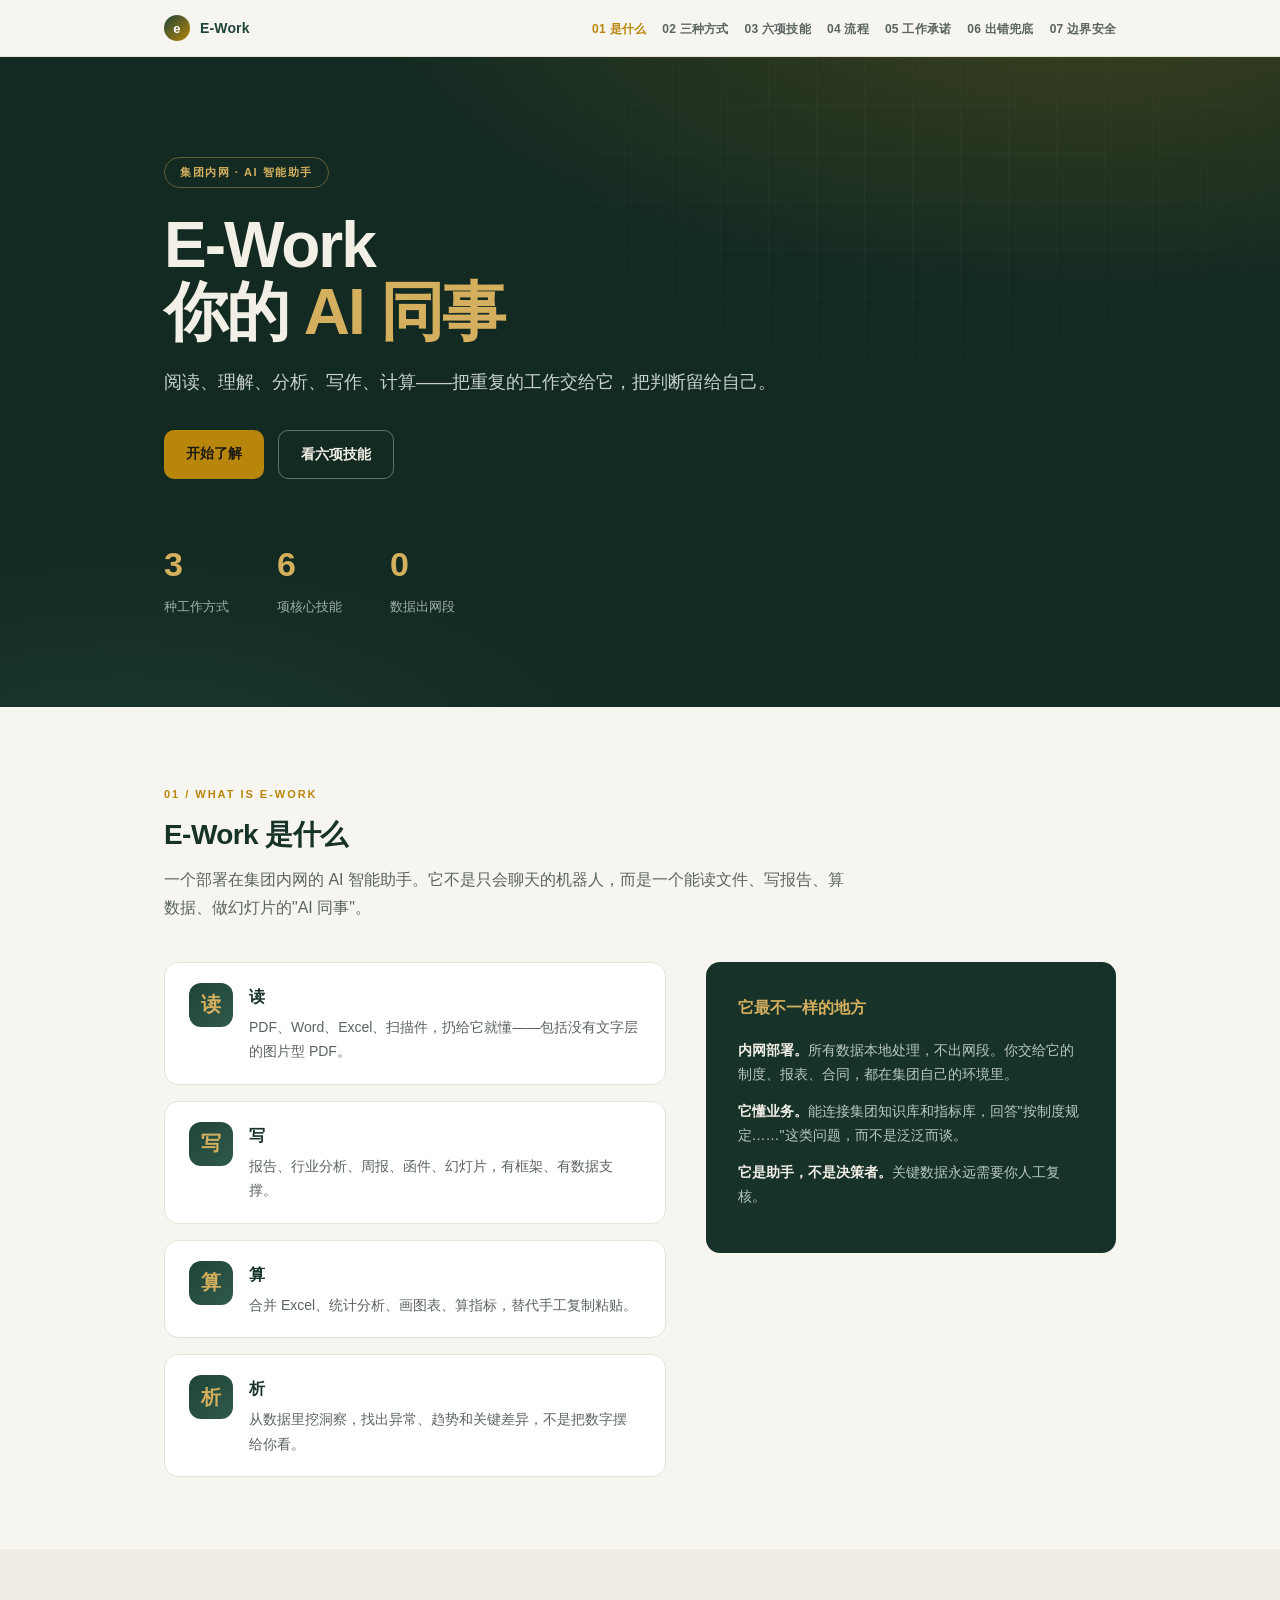
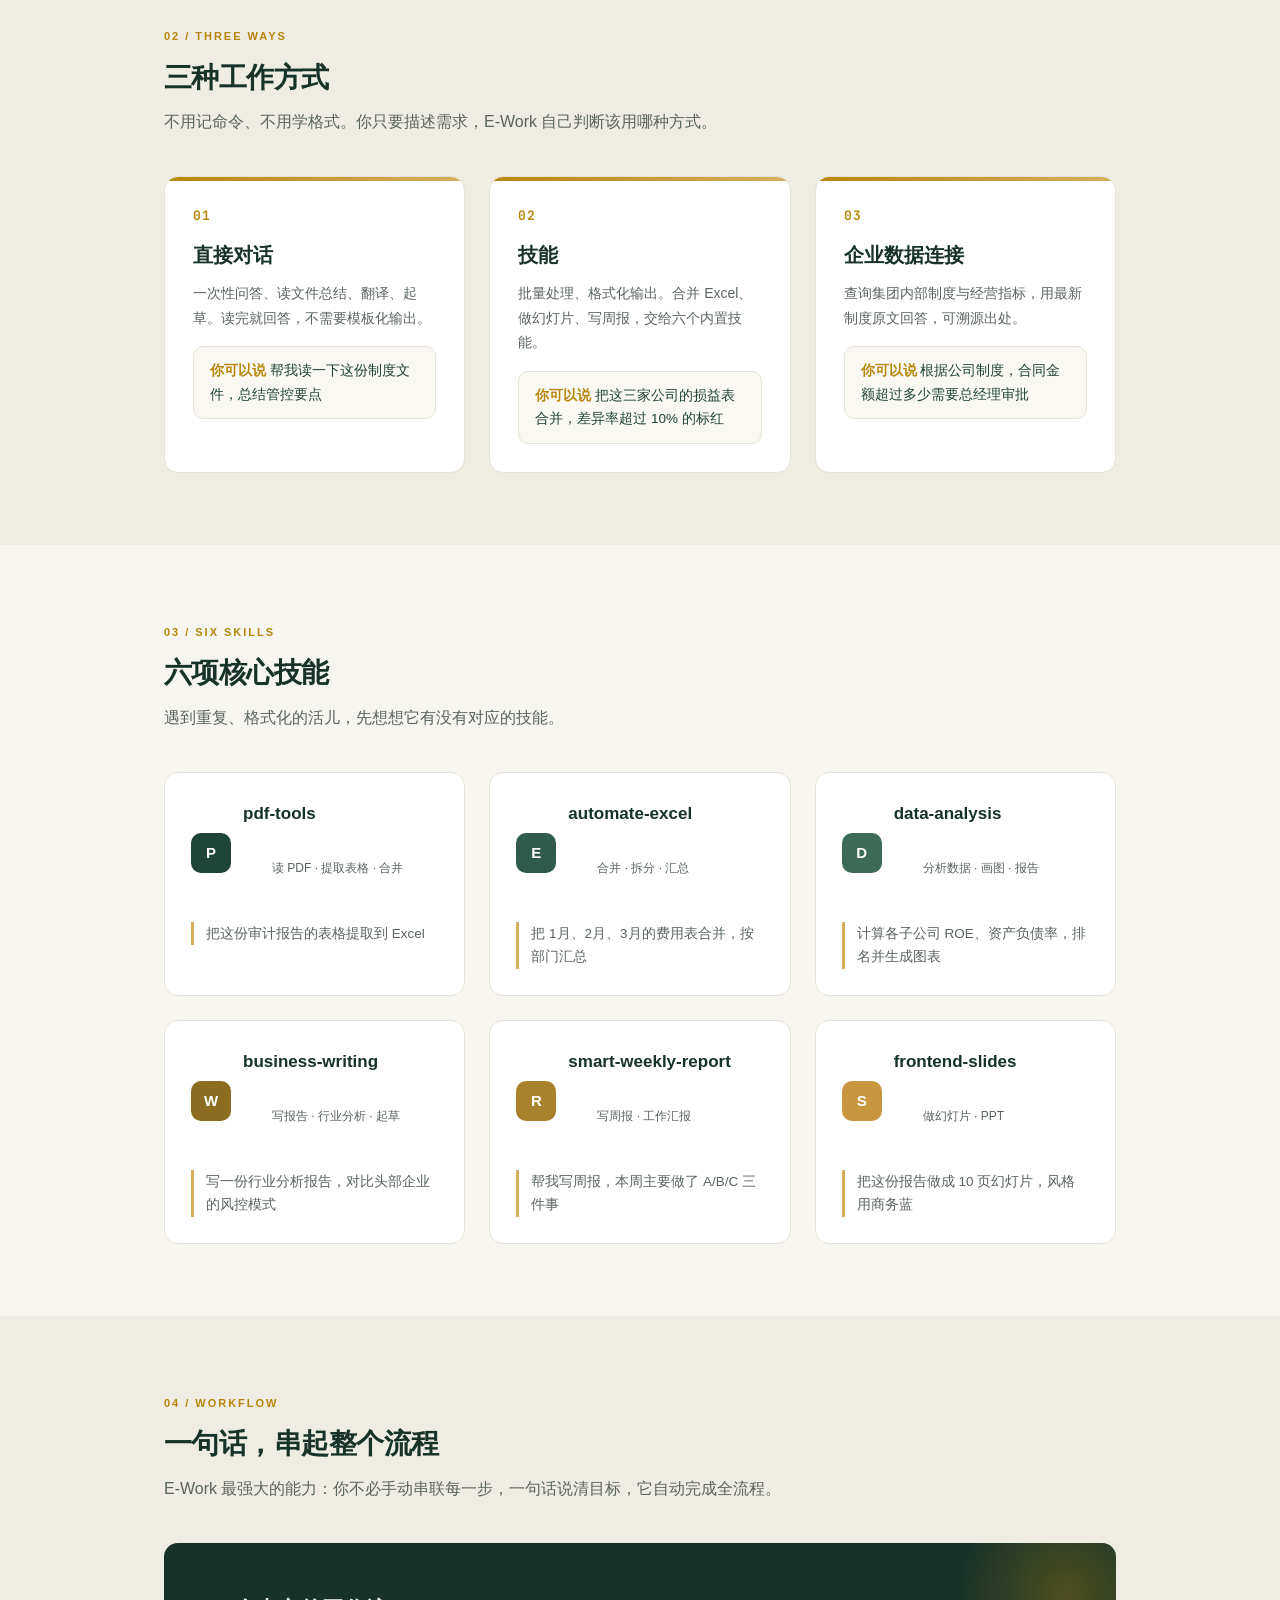
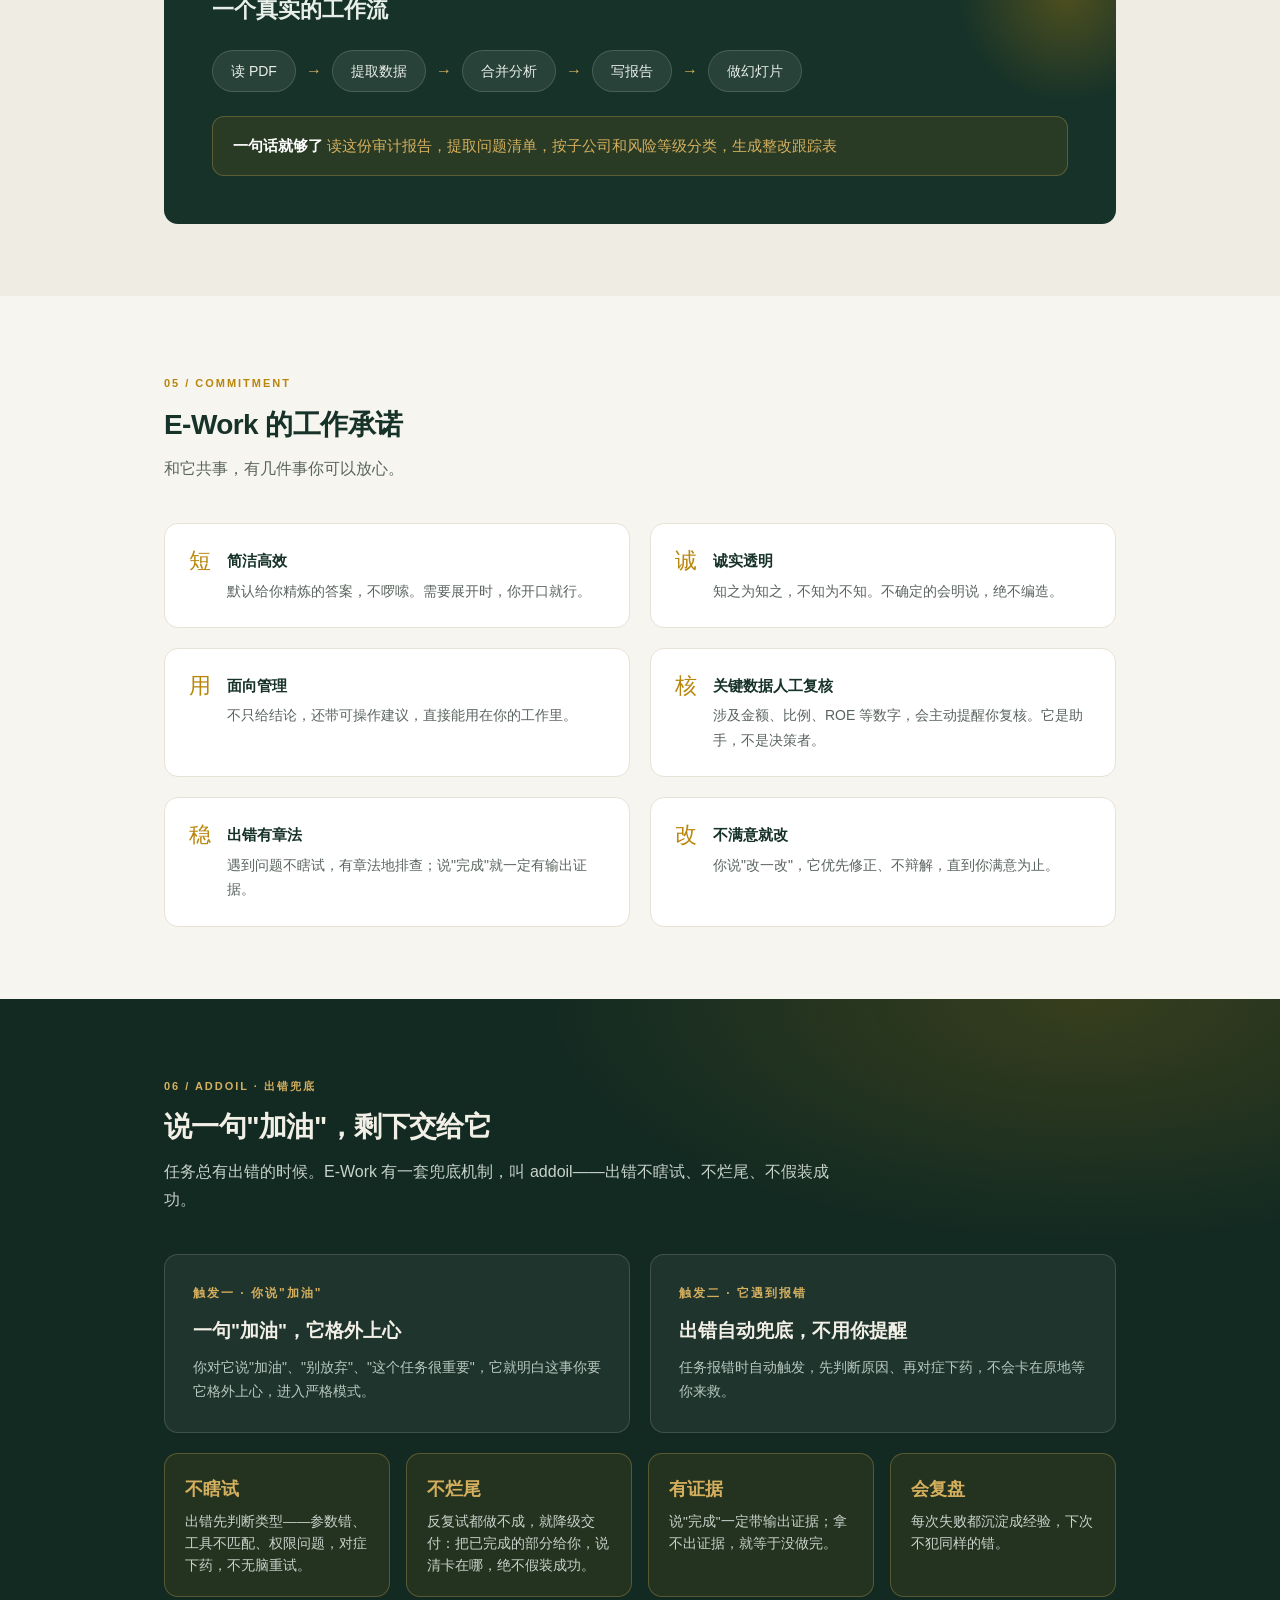
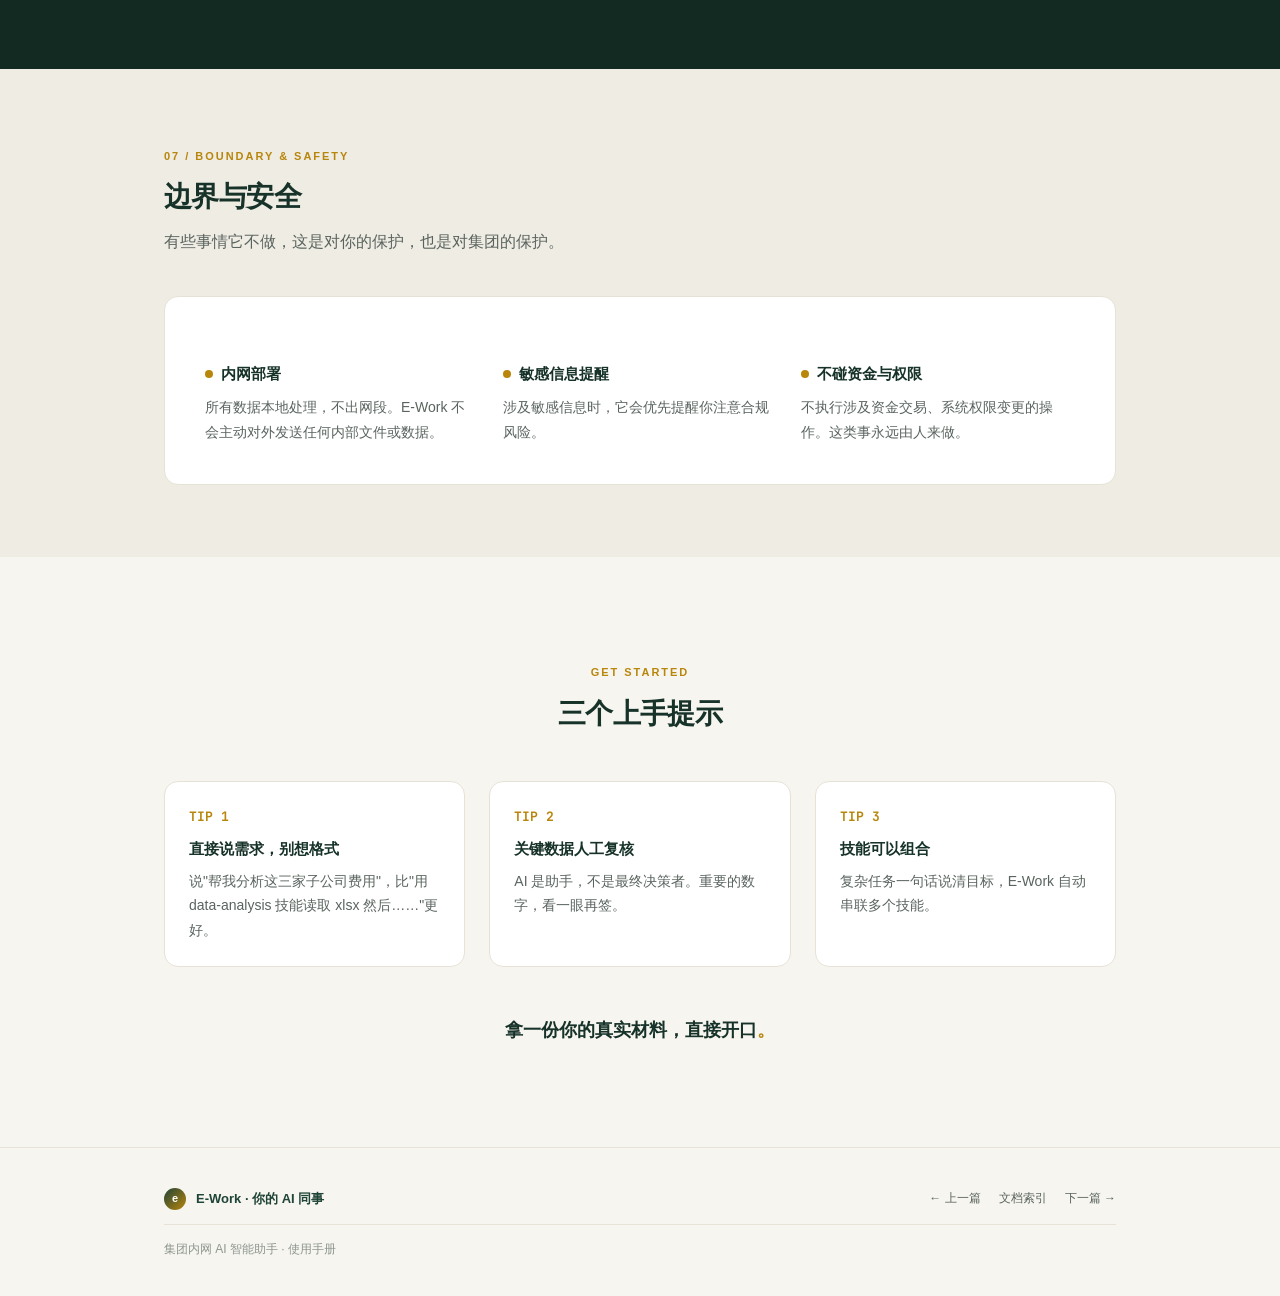
<file: e-work-intro.html>
<!DOCTYPE html>
<html lang="zh-CN">
<head>
<meta charset="UTF-8">
<meta name="viewport" content="width=device-width, initial-scale=1.0">
<title>E-Work · 你的 AI 同事</title>
<link rel="preconnect" href="https://fonts.googleapis.com">
<link rel="preconnect" href="https://fonts.gstatic.com" crossorigin>
<link href="https://fonts.googleapis.com/css2?family=JetBrains+Mono:wght@400;700&display=swap" rel="stylesheet">
<style>
/* ============================================================
   E-Work 使用手册 — 单文件 / 零外网依赖 / 系统字体栈
   配色：暖白底 + 深墨绿主色 + 琥珀金点缀
   ============================================================ */

:root{
  --bg:#f7f5f0;            /* 暖白底 */
  --ink:#1c2a24;           /* 主文字 深墨绿黑 */
  --ink-soft:#5a645e;      /* 次文字 */
  --brand:#1f4438;         /* 品牌深墨绿 */
  --brand-deep:#163229;    /* 更深的墨绿 */
  --gold:#b8860b;          /* 琥珀金 */
  --gold-soft:#d4af5e;     /* 浅金 */
  --card:#ffffff;
  --line:#e7e2d6;          /* 边框 */
  --hero-bg:#132a22;       /* Hero 深绿底 */
  --sans:-apple-system,BlinkMacSystemFont,"PingFang SC","Microsoft YaHei","Noto Sans CJK SC","Segoe UI",sans-serif;
  --label:var(--sans);     /* 含中文的微标签：中文必须走无衬线（DESIGN-SYSTEM §1.2） */
  --font:var(--sans);      /* 旧名保留，避免大范围改动 */
  /* 排版升级：数字与拉丁用 JetBrains Mono，中文沿用系统 CJK 字体（零额外下载） */
  --mono:"JetBrains Mono","SFMono-Regular",Consolas,"Liberation Mono",Menlo,monospace;
}

*{margin:0;padding:0;box-sizing:border-box;}
html{scroll-behavior:smooth;}
body{
  font-family:var(--font);
  color:var(--ink);
  background:var(--bg);
  line-height:1.75;
  -webkit-font-smoothing:antialiased;
}

/* === 顶部导航：族 Ⅲ 统一 chrome === */
.nav{
  position:sticky;top:0;z-index:100;
  background:rgba(247,245,240,.92);
  -webkit-backdrop-filter:blur(10px);backdrop-filter:blur(10px);
  border-bottom:1px solid var(--line);
}
.nav-inner{
  max-width:1000px;margin:0 auto;padding:0 24px;height:56px;
  display:flex;align-items:center;gap:16px;
}
.nav-brand{
  display:flex;align-items:center;gap:10px;flex-shrink:0;white-space:nowrap;
  text-decoration:none;color:var(--brand);
  font-family:var(--sans);font-size:14px;font-weight:700;letter-spacing:.01em;
  transition:color .2s ease;
}
.nav-brand:hover{color:var(--gold);}
.nav-dot{
  width:26px;height:26px;border-radius:50%;flex-shrink:0;
  background:linear-gradient(135deg,var(--brand),var(--gold));
  display:flex;align-items:center;justify-content:center;
  color:#fff;font-size:13px;font-weight:800;line-height:1;
}
.nav-links{display:flex;gap:16px;list-style:none;margin-left:auto;}
.nav-links a{
  text-decoration:none;color:var(--ink-soft);font-size:12px;font-weight:600;
  letter-spacing:.02em;font-variant-numeric:tabular-nums;
  transition:color .2s;white-space:nowrap;
}
.nav-links a:hover,.nav-links a:focus-visible,.nav-links a.active{color:var(--gold);}
a:focus-visible,button:focus-visible{outline:2px solid var(--gold);outline-offset:3px;border-radius:3px;}

/* === 通用区块 === */
.wrap{max-width:1000px;margin:0 auto;padding:0 24px;}
section{padding:72px 0;}
section[id]{scroll-margin-top:76px;}
.section-tag{
  display:inline-block;font-family:var(--label);font-size:11px;font-weight:700;
  letter-spacing:.18em;color:var(--gold);text-transform:uppercase;
  margin-bottom:12px;font-variant-numeric:tabular-nums;
}
h2{font-size:28px;font-weight:800;color:var(--brand-deep);margin-bottom:12px;letter-spacing:-.02em;line-height:1.35;}
.lead{font-size:16px;color:var(--ink-soft);max-width:680px;}

/* === Hero === */
.hero{
  background:
    radial-gradient(1200px 500px at 85% -10%,rgba(184,134,11,.25),transparent 60%),
    radial-gradient(900px 400px at 10% 110%,rgba(31,68,56,.6),transparent 55%),
    var(--hero-bg);
  color:#f2efe7;
  padding:100px 0 88px;
  position:relative;overflow:hidden;
}
.hero::after{
  content:"";position:absolute;inset:0;
  background-image:
    linear-gradient(rgba(255,255,255,.03) 1px,transparent 1px),
    linear-gradient(90deg,rgba(255,255,255,.03) 1px,transparent 1px);
  background-size:48px 48px;
  mask-image:radial-gradient(700px 400px at 70% 20%,#000,transparent);
}
.hero .wrap{position:relative;z-index:1;}
.hero-kicker{
  display:inline-flex;align-items:center;gap:8px;
  font-family:var(--label);font-size:11px;letter-spacing:.14em;font-weight:600;
  color:var(--gold-soft);border:1px solid rgba(212,175,94,.4);
  border-radius:999px;padding:5px 15px;margin-bottom:24px;
}
.hero h1{font-size:64px;font-weight:800;letter-spacing:-2px;line-height:1.05;margin-bottom:20px;}
.hero h1 em{font-style:normal;color:var(--gold-soft);}
.hero .sub{font-size:18px;color:#c8d2cb;max-width:620px;margin-bottom:32px;}
.hero-actions{display:flex;gap:14px;flex-wrap:wrap;}
.btn{
  display:inline-block;text-decoration:none;font-weight:700;font-size:14px;
  padding:11px 22px;border-radius:10px;
  transition:background-color .2s ease,color .2s ease,border-color .2s ease;
}
.btn-primary{background:var(--gold);color:#1c1a10;}
.btn-primary:hover{background:#a97b0a;}
.btn-ghost{background:transparent;color:#f2efe7;border:1px solid rgba(242,239,231,.35);}
.btn-ghost:hover{border-color:var(--gold-soft);color:var(--gold-soft);}
.hero-stats{display:flex;gap:48px;margin-top:56px;flex-wrap:wrap;}
.hero-stat .num{font-size:34px;font-weight:800;color:var(--gold-soft);font-variant-numeric:tabular-nums;letter-spacing:-.01em;}
.hero-stat .lbl{font-size:13px;color:#9fb0a7;margin-top:2px;}

/* === 是什么 === */
.intro-grid{display:grid;grid-template-columns:1.1fr .9fr;gap:40px;align-items:start;margin-top:40px;}
.intro-features{display:flex;flex-direction:column;gap:16px;}
.feature{
  background:var(--card);border:1px solid var(--line);border-radius:14px;
  padding:20px 24px;display:flex;gap:16px;align-items:flex-start;
  transition:border-color .2s ease,background-color .2s ease;
}
.feature:hover{border-color:rgba(184,134,11,.45);}
.feature-icon{
  flex-shrink:0;width:44px;height:44px;border-radius:12px;
  background:linear-gradient(135deg,var(--brand),#2f5a4c);
  color:var(--gold-soft);display:flex;align-items:center;justify-content:center;
  font-weight:800;font-size:20px;
}
.feature h3{font-size:16px;font-weight:700;color:var(--brand-deep);margin-bottom:4px;}
.feature p{font-size:14px;color:var(--ink-soft);}
.intro-aside{
  background:var(--brand-deep);color:#e8efe9;border-radius:14px;padding:32px;
}
.intro-aside h3{color:var(--gold-soft);font-size:16px;margin-bottom:16px;}
.intro-aside p{font-size:14px;color:#b9c8bf;margin-bottom:12px;}
.intro-aside p strong{color:#f2efe7;}

/* === 三种工作方式 === */
.ways{display:grid;grid-template-columns:repeat(3,1fr);gap:24px;margin-top:40px;}
.way{
  background:var(--card);border:1px solid var(--line);border-radius:14px;
  padding:28px;position:relative;overflow:hidden;
}
.way::before{
  content:"";position:absolute;top:0;left:0;right:0;height:4px;
  background:linear-gradient(90deg,var(--gold),var(--gold-soft));
}
.way-num{font-family:var(--mono);font-size:13px;color:var(--gold);font-weight:700;letter-spacing:1px;font-variant-numeric:tabular-nums;}
.way h3{font-size:20px;font-weight:800;color:var(--brand-deep);margin:10px 0 8px;}
.way p{font-size:14px;color:var(--ink-soft);margin-bottom:16px;}
.way-ex{
  background:#faf8f2;border:1px solid var(--line);border-radius:10px;
  padding:12px 16px;font-size:13.5px;color:var(--brand);
}
.way-ex::before{content:"你可以说  ";font-weight:700;color:var(--gold);}

/* === 六技能 === */
.skills{display:grid;grid-template-columns:repeat(3,1fr);gap:24px;margin-top:40px;}
.skill{
  background:var(--card);border:1px solid var(--line);border-radius:14px;
  padding:26px;transition:border-color .2s ease;
}
.skill:hover{border-color:rgba(184,134,11,.45);}
.skill-top{display:flex;align-items:center;gap:12px;margin-bottom:14px;}
.skill-badge{
  width:40px;height:40px;border-radius:10px;flex-shrink:0;
  display:flex;align-items:center;justify-content:center;
  color:#fff;font-weight:800;font-size:15px;
}
.skill h3{font-size:17px;font-weight:800;color:var(--brand-deep);}
.skill .trigger{font-size:12px;color:var(--ink-soft);font-family:var(--font);}
.skill .say{
  font-size:13.5px;color:var(--ink-soft);border-left:3px solid var(--gold-soft);
  padding-left:12px;margin-top:12px;
}

/* === 串联实战 === */
.chain{
  background:var(--brand-deep);border-radius:14px;padding:48px;color:#e8efe9;margin-top:40px;
  position:relative;overflow:hidden;
}
.chain::before{
  content:"";position:absolute;top:-60px;right:-60px;width:220px;height:220px;border-radius:50%;
  background:radial-gradient(circle,rgba(184,134,11,.35),transparent 70%);
}
.chain h3{font-size:22px;font-weight:800;margin-bottom:20px;position:relative;}
.chain-steps{display:flex;flex-wrap:wrap;gap:10px;align-items:center;margin-bottom:24px;position:relative;}
.step{
  background:rgba(255,255,255,.08);border:1px solid rgba(255,255,255,.15);
  border-radius:999px;padding:8px 18px;font-size:14px;
}
.step-arrow{color:var(--gold-soft);font-weight:800;}
.chain-ex{
  font-size:15px;color:var(--gold-soft);background:rgba(184,134,11,.12);
  border:1px solid rgba(212,175,94,.3);border-radius:12px;padding:16px 20px;position:relative;
}
.chain-ex::before{content:"一句话就够了  ";font-weight:700;color:#fff;}

/* === 工作承诺 === */
.promise-grid{display:grid;grid-template-columns:repeat(2,1fr);gap:20px;margin-top:40px;}
.promise{
  background:var(--card);border:1px solid var(--line);border-radius:14px;
  padding:24px;display:flex;gap:16px;align-items:flex-start;
}
.promise-mark{flex-shrink:0;font-size:22px;color:var(--gold);line-height:1.2;}
.promise h3{font-size:15px;font-weight:700;color:var(--brand-deep);margin-bottom:4px;}
.promise p{font-size:14px;color:var(--ink-soft);}

/* === 出错兜底 addoil === */
.addoil-sec{
  background:
    radial-gradient(900px 400px at 85% 0%,rgba(184,134,11,.22),transparent 60%),
    var(--hero-bg);
  color:#f2efe7;
}
.addoil-sec .section-tag{color:var(--gold-soft);}
.addoil-sec h2{color:#f2efe7;}
.addoil-sec .lead{color:#c8d2cb;}
.addoil-triggers{display:grid;grid-template-columns:repeat(2,1fr);gap:20px;margin-top:40px;}
.trigger{
  background:rgba(255,255,255,.05);border:1px solid rgba(255,255,255,.14);
  border-radius:14px;padding:28px;
}
.trigger .when{font-size:12px;letter-spacing:2px;color:var(--gold-soft);font-weight:700;margin-bottom:10px;}
.trigger h3{font-size:19px;font-weight:800;color:#f2efe7;margin-bottom:8px;}
.trigger p{font-size:14px;color:#b9c8bf;}
.addoil-promises{display:grid;grid-template-columns:repeat(4,1fr);gap:16px;margin-top:20px;}
.promise-pill{
  background:rgba(184,134,11,.1);border:1px solid rgba(212,175,94,.3);
  border-radius:14px;padding:20px;
}
.promise-pill .k{font-size:18px;font-weight:800;color:var(--gold-soft);margin-bottom:6px;}
.promise-pill .d{font-size:13.5px;color:#c8d2cb;line-height:1.6;}
@media (max-width:900px){.addoil-promises{grid-template-columns:1fr 1fr;}}
@media (max-width:640px){.addoil-triggers,.addoil-promises{grid-template-columns:1fr;}}

/* === 边界与安全 === */
.safety{
  background:var(--card);border:1px solid var(--line);border-radius:14px;
  padding:40px;margin-top:40px;
}
.safety-grid{display:grid;grid-template-columns:repeat(3,1fr);gap:24px;margin-top:24px;}
.safety-item h3{font-size:15px;font-weight:700;color:var(--brand-deep);margin-bottom:8px;display:flex;align-items:center;gap:8px;}
.safety-item h3::before{content:"";width:8px;height:8px;border-radius:50%;background:var(--gold);display:inline-block;}
.safety-item p{font-size:14px;color:var(--ink-soft);}

/* === 结尾 === */
.ending{text-align:center;padding:100px 0;}
.ending .tips{display:grid;grid-template-columns:repeat(3,1fr);gap:24px;margin:48px 0;text-align:left;}
.tip{
  background:var(--card);border:1px solid var(--line);border-radius:14px;padding:24px;
}
.tip .n{font-family:var(--mono);color:var(--gold);font-weight:700;font-size:13px;font-variant-numeric:tabular-nums;}
.tip h3{font-size:15px;font-weight:700;color:var(--brand-deep);margin:8px 0 6px;}
.tip p{font-size:14px;color:var(--ink-soft);}
.ending-cta{font-size:18px;color:var(--brand-deep);font-weight:700;margin-top:32px;}
.ending-cta .dot{color:var(--gold);}

/* === 页脚：族 Ⅲ 统一 chrome === */
footer{
  border-top:1px solid var(--line);
  padding:40px 0 36px;color:var(--ink-soft);font-size:13px;
}
.foot-main{
  display:flex;align-items:center;justify-content:space-between;
  gap:18px;flex-wrap:wrap;padding-bottom:14px;
}
.foot-brand{
  display:flex;align-items:center;gap:10px;
  color:var(--brand);font-weight:700;text-decoration:none;font-size:13px;
  transition:color .2s ease;
}
.foot-brand:hover{color:var(--gold);}
.foot-dot{
  width:22px;height:22px;border-radius:50%;flex-shrink:0;
  background:linear-gradient(135deg,var(--brand),var(--gold));
  color:#fff;display:flex;align-items:center;justify-content:center;
  font-size:11px;font-weight:800;line-height:1;
}
.foot-nav{display:flex;gap:18px;flex-wrap:wrap;font-family:var(--sans);font-size:12px;}
.foot-nav a{color:var(--ink-soft);text-decoration:none;transition:color .2s;}
.foot-nav a:hover,.foot-nav a:focus-visible{color:var(--gold);}
.foot-fine{
  margin:0;padding-top:14px;border-top:1px solid var(--line);
  font-size:12px;color:#8d968f;line-height:1.7;
}

/* === 滚动 reveal 动画 === */
.reveal{opacity:0;transform:translateY(24px);transition:opacity .6s ease,transform .6s ease;}
.reveal.visible{opacity:1;transform:none;}

/* === 响应式 === */
@media (max-width:900px){
  .ways,.skills,.safety-grid,.ending .tips{grid-template-columns:1fr 1fr;}
  .intro-grid{grid-template-columns:1fr;}
  .hero h1{font-size:46px;}
}
@media (max-width:768px){
  .nav-inner{height:auto;flex-wrap:wrap;padding-top:.55rem;padding-bottom:.55rem;row-gap:.4rem;}
  .nav-links{flex:1 1 100%;margin-left:0;gap:14px;overflow-x:auto;padding-bottom:2px;scrollbar-width:none;}
  .nav-links::-webkit-scrollbar{display:none;}
  section[id]{scroll-margin-top:100px;}
}
@media (max-width:640px){
  .ways,.skills,.promise-grid,.safety-grid,.ending .tips{grid-template-columns:1fr;}
  .hero{padding:76px 0 56px;}
  .hero h1{font-size:38px;}
  section{padding:48px 0;}
  h2{font-size:24px;}
  .hero-stats{gap:28px;}
  footer{padding:32px 0 28px;}
}

@media (prefers-reduced-motion:reduce){
  *{animation:none!important;transition:none!important;}
  .reveal{opacity:1;transform:none;}
}

@media (max-width:480px){
  .nav-links{
    -webkit-mask-image:linear-gradient(90deg,#000 0,#000 calc(100% - 26px),transparent 100%);
    mask-image:linear-gradient(90deg,#000 0,#000 calc(100% - 26px),transparent 100%);
  }
}
@media print{
  .nav,.hero-actions,.foot-nav{display:none!important;}
  .hero{padding:24px 0;background:#fff;color:#000;}
  .hero h1,.hero .sub,.hero h1 em,.hero-stat .num,.hero-stat .lbl{color:#000;}
  .hero-kicker{color:#b8860b;border-color:#e7e2d6;}
  .hero::after{display:none;}
  .addoil-sec{background:#fff;color:#1c2a24;}
  .addoil-sec h2,.addoil-sec .lead,.addoil-sec .trigger h3,.addoil-sec .trigger p{color:#1c2a24!important;}
  .addoil-sec .trigger{background:#fff;border-color:#e7e2d6;}
  .addoil-sec .section-tag{color:#b8860b;}
  section{padding:20px 0;page-break-inside:avoid;}
  .reveal{opacity:1!important;transform:none!important;}
  body{font-size:12px;}
}
</style>
</head>
<body>

<!-- ==================== 顶部导航 ==================== -->
<nav class="nav" aria-label="章节导航">
  <div class="nav-inner">
    <a class="nav-brand" href="index.html" aria-label="返回文档索引">
      <span class="nav-dot" aria-hidden="true">e</span>
      <span class="nav-name">E-Work</span>
    </a>
    <ul class="nav-links">
      <li><a href="#what">01 是什么</a></li>
      <li><a href="#ways">02 三种方式</a></li>
      <li><a href="#skills">03 六项技能</a></li>
      <li><a href="#chain">04 流程</a></li>
      <li><a href="#promise">05 工作承诺</a></li>
      <li><a href="#addoil">06 出错兜底</a></li>
      <li><a href="#safety">07 边界安全</a></li>
    </ul>
  </div>
</nav>

<!-- ==================== Hero ==================== -->
<header class="hero">
  <div class="wrap">
    <span class="hero-kicker">集团内网 · AI 智能助手</span>
    <h1>E-Work<br>你的 <em>AI 同事</em></h1>
    <p class="sub">阅读、理解、分析、写作、计算——把重复的工作交给它，把判断留给自己。</p>
    <div class="hero-actions">
      <a href="#what" class="btn btn-primary">开始了解</a>
      <a href="#skills" class="btn btn-ghost">看六项技能</a>
    </div>
    <div class="hero-stats">
      <div class="hero-stat"><div class="num">3</div><div class="lbl">种工作方式</div></div>
      <div class="hero-stat"><div class="num">6</div><div class="lbl">项核心技能</div></div>
      <div class="hero-stat"><div class="num">0</div><div class="lbl">数据出网段</div></div>
    </div>
  </div>
</header>

<!-- ==================== 是什么 ==================== -->
<section id="what">
  <div class="wrap">
    <span class="section-tag">01 / What is E-Work</span>
    <h2 class="reveal">E-Work 是什么</h2>
    <p class="lead reveal">一个部署在集团内网的 AI 智能助手。它不是只会聊天的机器人，而是一个能读文件、写报告、算数据、做幻灯片的"AI 同事"。</p>
    <div class="intro-grid">
      <div class="intro-features">
        <div class="feature reveal">
          <div class="feature-icon">读</div>
          <div><h3>读</h3><p>PDF、Word、Excel、扫描件，扔给它就懂——包括没有文字层的图片型 PDF。</p></div>
        </div>
        <div class="feature reveal">
          <div class="feature-icon">写</div>
          <div><h3>写</h3><p>报告、行业分析、周报、函件、幻灯片，有框架、有数据支撑。</p></div>
        </div>
        <div class="feature reveal">
          <div class="feature-icon">算</div>
          <div><h3>算</h3><p>合并 Excel、统计分析、画图表、算指标，替代手工复制粘贴。</p></div>
        </div>
        <div class="feature reveal">
          <div class="feature-icon">析</div>
          <div><h3>析</h3><p>从数据里挖洞察，找出异常、趋势和关键差异，不是把数字摆给你看。</p></div>
        </div>
      </div>
      <aside class="intro-aside reveal">
        <h3>它最不一样的地方</h3>
        <p><strong>内网部署。</strong>所有数据本地处理，不出网段。你交给它的制度、报表、合同，都在集团自己的环境里。</p>
        <p><strong>它懂业务。</strong>能连接集团知识库和指标库，回答"按制度规定……"这类问题，而不是泛泛而谈。</p>
        <p><strong>它是助手，不是决策者。</strong>关键数据永远需要你人工复核。</p>
      </aside>
    </div>
  </div>
</section>

<!-- ==================== 三种工作方式 ==================== -->
<section id="ways" style="background:#efece4;">
  <div class="wrap">
    <span class="section-tag">02 / Three Ways</span>
    <h2 class="reveal">三种工作方式</h2>
    <p class="lead reveal">不用记命令、不用学格式。你只要描述需求，E-Work 自己判断该用哪种方式。</p>
    <div class="ways">
      <div class="way reveal">
        <div class="way-num">01</div>
        <h3>直接对话</h3>
        <p>一次性问答、读文件总结、翻译、起草。读完就回答，不需要模板化输出。</p>
        <div class="way-ex">帮我读一下这份制度文件，总结管控要点</div>
      </div>
      <div class="way reveal">
        <div class="way-num">02</div>
        <h3>技能</h3>
        <p>批量处理、格式化输出。合并 Excel、做幻灯片、写周报，交给六个内置技能。</p>
        <div class="way-ex">把这三家公司的损益表合并，差异率超过 10% 的标红</div>
      </div>
      <div class="way reveal">
        <div class="way-num">03</div>
        <h3>企业数据连接</h3>
        <p>查询集团内部制度与经营指标，用最新制度原文回答，可溯源出处。</p>
        <div class="way-ex">根据公司制度，合同金额超过多少需要总经理审批</div>
      </div>
    </div>
  </div>
</section>

<!-- ==================== 六项技能 ==================== -->
<section id="skills">
  <div class="wrap">
    <span class="section-tag">03 / Six Skills</span>
    <h2 class="reveal">六项核心技能</h2>
    <p class="lead reveal">遇到重复、格式化的活儿，先想想它有没有对应的技能。</p>
    <div class="skills">
      <div class="skill reveal">
        <div class="skill-top"><div class="skill-badge" style="background:#1f4438;">P</div><div><h3>pdf-tools</h3><div class="trigger">读 PDF · 提取表格 · 合并</div></div></div>
        <div class="say">把这份审计报告的表格提取到 Excel</div>
      </div>
      <div class="skill reveal">
        <div class="skill-top"><div class="skill-badge" style="background:#2f5a4c;">E</div><div><h3>automate-excel</h3><div class="trigger">合并 · 拆分 · 汇总</div></div></div>
        <div class="say">把 1月、2月、3月的费用表合并，按部门汇总</div>
      </div>
      <div class="skill reveal">
        <div class="skill-top"><div class="skill-badge" style="background:#3d6b57;">D</div><div><h3>data-analysis</h3><div class="trigger">分析数据 · 画图 · 报告</div></div></div>
        <div class="say">计算各子公司 ROE、资产负债率，排名并生成图表</div>
      </div>
      <div class="skill reveal">
        <div class="skill-top"><div class="skill-badge" style="background:#8a6d1f;">W</div><div><h3>business-writing</h3><div class="trigger">写报告 · 行业分析 · 起草</div></div></div>
        <div class="say">写一份行业分析报告，对比头部企业的风控模式</div>
      </div>
      <div class="skill reveal">
        <div class="skill-top"><div class="skill-badge" style="background:#a8822c;">R</div><div><h3>smart-weekly-report</h3><div class="trigger">写周报 · 工作汇报</div></div></div>
        <div class="say">帮我写周报，本周主要做了 A/B/C 三件事</div>
      </div>
      <div class="skill reveal">
        <div class="skill-top"><div class="skill-badge" style="background:#c8963e;">S</div><div><h3>frontend-slides</h3><div class="trigger">做幻灯片 · PPT</div></div></div>
        <div class="say">把这份报告做成 10 页幻灯片，风格用商务蓝</div>
      </div>
    </div>
  </div>
</section>

<!-- ==================== 串联实战 ==================== -->
<section id="chain" style="background:#efece4;">
  <div class="wrap">
    <span class="section-tag">04 / Workflow</span>
    <h2 class="reveal">一句话，串起整个流程</h2>
    <p class="lead reveal">E-Work 最强大的能力：你不必手动串联每一步，一句话说清目标，它自动完成全流程。</p>
    <div class="chain reveal">
      <h3>一个真实的工作流</h3>
      <div class="chain-steps">
        <span class="step">读 PDF</span><span class="step-arrow">→</span>
        <span class="step">提取数据</span><span class="step-arrow">→</span>
        <span class="step">合并分析</span><span class="step-arrow">→</span>
        <span class="step">写报告</span><span class="step-arrow">→</span>
        <span class="step">做幻灯片</span>
      </div>
      <div class="chain-ex">读这份审计报告，提取问题清单，按子公司和风险等级分类，生成整改跟踪表</div>
    </div>
  </div>
</section>

<!-- ==================== 工作承诺 ==================== -->
<section id="promise">
  <div class="wrap">
    <span class="section-tag">05 / Commitment</span>
    <h2 class="reveal">E-Work 的工作承诺</h2>
    <p class="lead reveal">和它共事，有几件事你可以放心。</p>
    <div class="promise-grid">
      <div class="promise reveal">
        <div class="promise-mark">短</div>
        <div><h3>简洁高效</h3><p>默认给你精炼的答案，不啰嗦。需要展开时，你开口就行。</p></div>
      </div>
      <div class="promise reveal">
        <div class="promise-mark">诚</div>
        <div><h3>诚实透明</h3><p>知之为知之，不知为不知。不确定的会明说，绝不编造。</p></div>
      </div>
      <div class="promise reveal">
        <div class="promise-mark">用</div>
        <div><h3>面向管理</h3><p>不只给结论，还带可操作建议，直接能用在你的工作里。</p></div>
      </div>
      <div class="promise reveal">
        <div class="promise-mark">核</div>
        <div><h3>关键数据人工复核</h3><p>涉及金额、比例、ROE 等数字，会主动提醒你复核。它是助手，不是决策者。</p></div>
      </div>
      <div class="promise reveal">
        <div class="promise-mark">稳</div>
        <div><h3>出错有章法</h3><p>遇到问题不瞎试，有章法地排查；说"完成"就一定有输出证据。</p></div>
      </div>
      <div class="promise reveal">
        <div class="promise-mark">改</div>
        <div><h3>不满意就改</h3><p>你说"改一改"，它优先修正、不辩解，直到你满意为止。</p></div>
      </div>
    </div>
  </div>
</section>

<!-- ==================== 出错兜底 addoil ==================== -->
<section id="addoil" class="addoil-sec">
  <div class="wrap">
    <span class="section-tag">06 / addoil · 出错兜底</span>
    <h2 class="reveal">说一句"加油"，剩下交给它</h2>
    <p class="lead reveal">任务总有出错的时候。E-Work 有一套兜底机制，叫 addoil——出错不瞎试、不烂尾、不假装成功。</p>

    <div class="addoil-triggers">
      <div class="trigger reveal">
        <div class="when">触发一 · 你说"加油"</div>
        <h3>一句"加油"，它格外上心</h3>
        <p>你对它说"加油"、"别放弃"、"这个任务很重要"，它就明白这事你要它格外上心，进入严格模式。</p>
      </div>
      <div class="trigger reveal">
        <div class="when">触发二 · 它遇到报错</div>
        <h3>出错自动兜底，不用你提醒</h3>
        <p>任务报错时自动触发，先判断原因、再对症下药，不会卡在原地等你来救。</p>
      </div>
    </div>

    <div class="addoil-promises">
      <div class="promise-pill reveal"><div class="k">不瞎试</div><div class="d">出错先判断类型——参数错、工具不匹配、权限问题，对症下药，不无脑重试。</div></div>
      <div class="promise-pill reveal"><div class="k">不烂尾</div><div class="d">反复试都做不成，就降级交付：把已完成的部分给你，说清卡在哪，绝不假装成功。</div></div>
      <div class="promise-pill reveal"><div class="k">有证据</div><div class="d">说"完成"一定带输出证据；拿不出证据，就等于没做完。</div></div>
      <div class="promise-pill reveal"><div class="k">会复盘</div><div class="d">每次失败都沉淀成经验，下次不犯同样的错。</div></div>
    </div>
  </div>
</section>

<!-- ==================== 边界与安全 ==================== -->
<section id="safety" style="background:#efece4;">
  <div class="wrap">
    <span class="section-tag">07 / Boundary &amp; Safety</span>
    <h2 class="reveal">边界与安全</h2>
    <p class="lead reveal">有些事情它不做，这是对你的保护，也是对集团的保护。</p>
    <div class="safety reveal">
      <div class="safety-grid">
        <div class="safety-item">
          <h3>内网部署</h3>
          <p>所有数据本地处理，不出网段。E-Work 不会主动对外发送任何内部文件或数据。</p>
        </div>
        <div class="safety-item">
          <h3>敏感信息提醒</h3>
          <p>涉及敏感信息时，它会优先提醒你注意合规风险。</p>
        </div>
        <div class="safety-item">
          <h3>不碰资金与权限</h3>
          <p>不执行涉及资金交易、系统权限变更的操作。这类事永远由人来做。</p>
        </div>
      </div>
    </div>
  </div>
</section>

<!-- ==================== 结尾 ==================== -->
<section class="ending" id="start">
  <div class="wrap">
    <span class="section-tag">Get Started</span>
    <h2 class="reveal">三个上手提示</h2>
    <div class="tips">
      <div class="tip reveal">
        <div class="n">TIP 1</div>
        <h3>直接说需求，别想格式</h3>
        <p>说"帮我分析这三家子公司费用"，比"用 data-analysis 技能读取 xlsx 然后……"更好。</p>
      </div>
      <div class="tip reveal">
        <div class="n">TIP 2</div>
        <h3>关键数据人工复核</h3>
        <p>AI 是助手，不是最终决策者。重要的数字，看一眼再签。</p>
      </div>
      <div class="tip reveal">
        <div class="n">TIP 3</div>
        <h3>技能可以组合</h3>
        <p>复杂任务一句话说清目标，E-Work 自动串联多个技能。</p>
      </div>
    </div>
    <p class="ending-cta reveal">拿一份你的真实材料，直接开口<span class="dot">。</span></p>
  </div>
</section>

<footer>
  <div class="wrap">
    <div class="foot-main">
      <a class="foot-brand" href="index.html">
        <span class="foot-dot" aria-hidden="true">e</span>
        <span><b>E-Work</b> · 你的 AI 同事</span>
      </a>
      <nav class="foot-nav" aria-label="文档导航">
        <a href="ai_understanding_tool.html">← 上一篇</a>
        <a href="index.html">文档索引</a>
        <a href="AI-Architecture.html">下一篇 →</a>
      </nav>
    </div>
    <p class="foot-fine">集团内网 AI 智能助手 · 使用手册</p>
  </div>
</footer>

<script>
// 滚动 reveal：进入视口时淡入上移
(function(){
  var els=document.querySelectorAll('.reveal');
  if(!('IntersectionObserver' in window)){
    [].forEach.call(els,function(el){el.classList.add('visible');});
    return;
  }
  var io=new IntersectionObserver(function(entries){
    entries.forEach(function(e){
      if(e.isIntersecting){e.target.classList.add('visible');io.unobserve(e.target);}
    });
  },{threshold:0,rootMargin:'0px 0px -40px 0px'});
  [].forEach.call(els,function(el){io.observe(el);});
  // 载入守卫：带锚点进入或恢复滚动位置时，视口以上的区块不会触发观察器
  requestAnimationFrame(function(){
    [].forEach.call(els,function(el){
      if(el.getBoundingClientRect().top<window.innerHeight){
        el.classList.add('visible');io.unobserve(el);
      }
    });
  });
})();

// 导航高亮当前章节（与 digital-employee 同一套逻辑）
(function(){
  var links=[].slice.call(document.querySelectorAll('.nav-links a'));
  var sections=links.map(function(a){
    return document.getElementById(a.getAttribute('href').slice(1));
  }).filter(Boolean);
  if(!sections.length)return;
  var ticking=false;
  function sync(){
    var margin=parseFloat(getComputedStyle(sections[0]).scrollMarginTop)||76;
    var y=window.scrollY+margin+8,current=sections[0].id;
    sections.forEach(function(s){if(s.offsetTop<=y)current=s.id;});
    links.forEach(function(a){
      a.classList.toggle('active',a.getAttribute('href')==='#'+current);
    });
  }
  window.addEventListener('scroll',function(){
    if(ticking)return;ticking=true;
    window.requestAnimationFrame(function(){sync();ticking=false;});
  },{passive:true});
  sync();
})();
</script>

</body>
</html>
</file>
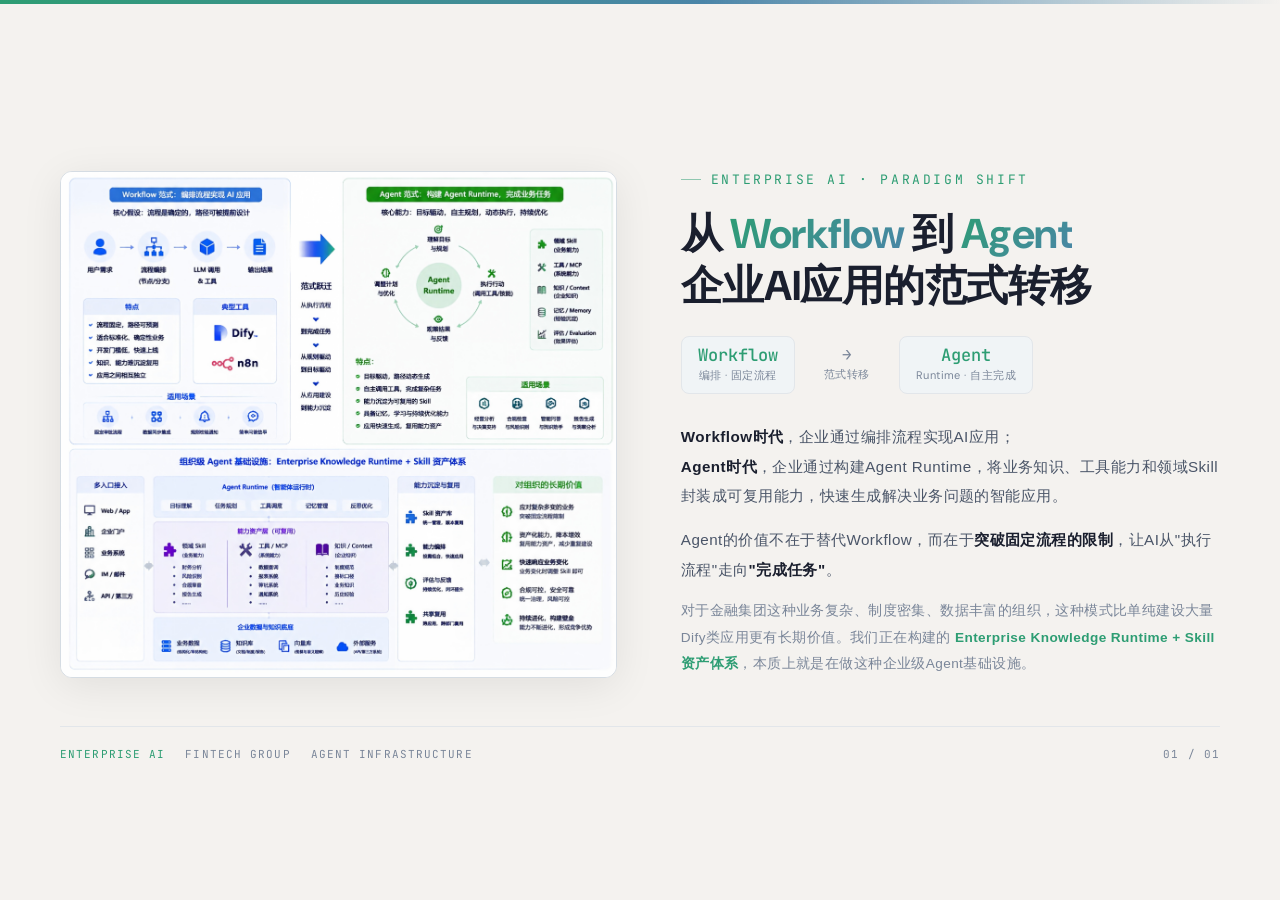
<file: workflow-to-agent.html>
<!DOCTYPE html>
<html lang="zh-CN">
<head>
<meta charset="UTF-8">
<meta name="viewport" content="width=device-width, initial-scale=1.0">
<title>从 Workflow 到 Agent：企业AI应用的范式转移</title>
<link href="https://fonts.googleapis.com/css2?family=DM+Sans:wght@400;500;700&family=JetBrains+Mono:wght@400;500&display=swap" rel="stylesheet">
<style>
/* ========================================================================
   RESET & BASE
   ======================================================================== */
*, *::before, *::after { margin: 0; padding: 0; box-sizing: border-box; }

html {
  font-size: 16px;
  scroll-behavior: smooth;
}

body {
  font-family: 'DM Sans', -apple-system, "PingFang SC", "Microsoft YaHei", "Noto Sans SC", sans-serif;
  background: #f4f2ef;
  color: #1a1f2e;
  min-height: 100vh;
  overflow-x: hidden;
}

/* ========================================================================
   DESIGN TOKENS — Light Slate Teal
   ======================================================================== */
:root {
  --bg-page: #f4f2ef;
  --bg-card: #ffffff;
  --bg-tag: #f0f4f6;
  --text-primary: #1a1f2e;
  --text-secondary: #4a5568;
  --text-muted: #7a8699;
  --accent: #2d9d73;
  --accent-alt: #4a85a8;
  --accent-light: rgba(45, 157, 115, 0.08);
  --border: #e2e6ea;
  --border-image: #d5dce3;
  --shadow-sm: 0 1px 3px rgba(0,0,0,0.04);
  --shadow-md: 0 4px 20px rgba(0,0,0,0.06);
  --shadow-lg: 0 8px 40px rgba(0,0,0,0.08);
}

/* ========================================================================
   TOP ACCENT BAR
   ======================================================================== */
.top-bar {
  position: fixed; top: 0; left: 0; right: 0; z-index: 100;
  height: 4px;
  background: linear-gradient(90deg, var(--accent) 0%, var(--accent-alt) 55%, transparent 100%);
}

/* ========================================================================
   PAGE CONTAINER
   ======================================================================== */
.page {
  max-width: 1280px;
  margin: 0 auto;
  padding: 80px 60px 48px 60px;
  min-height: 100vh;
  display: flex; flex-direction: column; justify-content: center;
}

/* ========================================================================
   EYEBROW
   ======================================================================== */
.eyebrow {
  font-family: 'JetBrains Mono', monospace;
  font-size: 13px;
  letter-spacing: 0.2em;
  color: var(--accent);
  text-transform: uppercase;
  margin-bottom: 20px;
  display: flex; align-items: center; gap: 10px;
}
.eyebrow::before {
  content: '';
  display: inline-block;
  width: 20px; height: 1px;
  background: var(--accent);
  opacity: 0.5;
}

/* ========================================================================
   TITLE
   ======================================================================== */
.title {
  font-family: 'DM Sans', "PingFang SC", "Microsoft YaHei", "Noto Sans SC", sans-serif;
  font-weight: 700; font-size: 2.6rem;
  line-height: 1.25;
  color: var(--text-primary);
  letter-spacing: -0.01em;
  margin-bottom: 24px;
}
.title .hl {
  background: linear-gradient(135deg, var(--accent) 0%, var(--accent-alt) 100%);
  -webkit-background-clip: text;
  -webkit-text-fill-color: transparent;
  background-clip: text;
}

/* ========================================================================
   STAT BADGES
   ======================================================================== */
.stat-row {
  display: flex; gap: 12px;
  margin-bottom: 28px;
  flex-wrap: wrap;
}
.stat-badge {
  background: var(--bg-tag);
  border: 1px solid var(--border);
  border-radius: 8px;
  padding: 10px 16px;
  text-align: center;
  min-width: 80px;
}
.stat-badge .stat-label {
  font-family: 'JetBrains Mono', monospace;
  font-size: 17px; font-weight: 500;
  color: var(--accent);
  line-height: 1;
}
.stat-badge .stat-desc {
  font-size: 11px; color: var(--text-muted);
  margin-top: 4px;
  letter-spacing: 0.04em;
}
.stat-badge.arrow-badge {
  background: transparent;
  border-color: transparent;
}
.stat-badge.arrow-badge .stat-label {
  color: var(--text-muted);
  font-size: 16px;
}

/* ========================================================================
   BODY TEXT
   ======================================================================== */
.body-text {
  font-family: "PingFang SC", "Microsoft YaHei", "Noto Sans SC", sans-serif;
  font-size: 0.95rem; font-weight: 350;
  line-height: 1.95;
  color: var(--text-secondary);
  letter-spacing: 0.03em;
}
.body-text + .body-text {
  margin-top: 14px;
}
.body-text .highlight-phrase {
  color: var(--text-primary);
  font-weight: 600;
}
.body-text .highlight-teal {
  color: var(--accent);
  font-weight: 600;
}

/* ========================================================================
   IMAGE FRAME
   ======================================================================== */
.image-frame {
  background: var(--bg-card);
  border: 1px solid var(--border-image);
  border-radius: 12px;
  overflow: hidden;
  box-shadow: var(--shadow-lg);
  position: relative;
}
.image-frame img {
  display: block;
  width: 100%; height: auto;
  object-fit: contain;
}

/* ========================================================================
   FOOTER
   ======================================================================== */
.footer-bar {
  margin-top: 48px;
  padding-top: 20px;
  border-top: 1px solid var(--border);
  display: flex; align-items: center; justify-content: space-between;
  flex-wrap: wrap; gap: 12px;
}
.footer-tags {
  display: flex; gap: 20px;
  flex-wrap: wrap;
}
.footer-tag {
  font-family: 'JetBrains Mono', monospace;
  font-size: 11px; letter-spacing: 0.1em;
  color: var(--text-muted);
  text-transform: uppercase;
}
.footer-tag.accent {
  color: var(--accent);
}
.page-num {
  font-family: 'JetBrains Mono', monospace;
  font-size: 11px; color: var(--text-muted);
  letter-spacing: 0.1em;
}

/* ========================================================================
   REVEAL ANIMATIONS
   ======================================================================== */
.reveal {
  opacity: 0; transform: translateY(20px);
  animation: revealUp 0.65s cubic-bezier(0.16, 1, 0.3, 1) forwards;
}
.reveal-d1 { animation-delay: 0.08s; }
.reveal-d2 { animation-delay: 0.20s; }
.reveal-d3 { animation-delay: 0.32s; }
.reveal-d4 { animation-delay: 0.44s; }
.reveal-d5 { animation-delay: 0.56s; }
.reveal-d6 { animation-delay: 0.68s; }
.reveal-d7 { animation-delay: 0.80s; }

@keyframes revealUp {
  to { opacity: 1; transform: translateY(0); }
}

@media (prefers-reduced-motion: reduce) {
  .reveal { animation: none !important; opacity: 1 !important; transform: none !important; }
}

/* ========================================================================
   RESPONSIVE — Desktop: Landscape / Wide (default)
   Side-by-side: image left, text right
   ======================================================================== */
.main-grid {
  display: flex; align-items: center; gap: 64px;
}
.image-col {
  flex: 0 0 48%;
  max-width: 560px;
}
.text-col {
  flex: 1;
  min-width: 0;
}

/* ========================================================================
   RESPONSIVE — Mobile / Narrow
   Stacked: image top, text below
   ======================================================================== */
@media (max-width: 860px), (orientation: portrait) and (max-width: 1024px) {

  .page {
    padding: 60px 24px 40px 24px;
    justify-content: flex-start;
  }

  .main-grid {
    flex-direction: column;
    gap: 36px;
  }

  .image-col {
    flex: unset;
    max-width: 100%;
    width: 100%;
  }

  .title {
    font-size: 1.8rem;
  }

  .body-text {
    font-size: 0.9rem;
    line-height: 1.85;
  }

  .footer-bar {
    margin-top: 32px;
    flex-direction: column;
    align-items: flex-start;
    gap: 8px;
  }
}

/* Extra small phones */
@media (max-width: 480px) {
  .page {
    padding: 48px 16px 32px 16px;
  }
  .title {
    font-size: 1.5rem;
  }
  .stat-row {
    gap: 8px;
  }
  .stat-badge {
    padding: 8px 12px;
  }
  .stat-badge .stat-label {
    font-size: 15px;
  }
}
</style>
</head>
<body>

<!-- Top accent bar -->
<div class="top-bar"></div>

<!-- ========================================================================
     PAGE CONTENT
     ======================================================================== -->
<main class="page">

  <!-- Two-column grid -->
  <div class="main-grid">

    <!-- LEFT: Image -->
    <div class="image-col reveal reveal-d1">
      <div class="image-frame">
        <img src="Images/Workflow vs Agent.png" alt="Workflow vs Agent">
      </div>
    </div>

    <!-- RIGHT: Content -->
    <div class="text-col">
      <div class="eyebrow reveal reveal-d2">Enterprise AI · Paradigm Shift</div>

      <h1 class="title reveal reveal-d3">
        从 <span class="hl">Workflow</span> 到 <span class="hl">Agent</span><br>企业AI应用的范式转移
      </h1>

      <!-- Key contrast badges -->
      <div class="stat-row reveal reveal-d4">
        <div class="stat-badge">
          <div class="stat-label">Workflow</div>
          <div class="stat-desc">编排 · 固定流程</div>
        </div>
        <div class="stat-badge arrow-badge">
          <div class="stat-label">→</div>
          <div class="stat-desc">范式转移</div>
        </div>
        <div class="stat-badge">
          <div class="stat-label">Agent</div>
          <div class="stat-desc">Runtime · 自主完成</div>
        </div>
      </div>

      <!-- Body text -->
      <p class="body-text reveal reveal-d5">
        <span class="highlight-phrase">Workflow时代</span>，企业通过编排流程实现AI应用；<br>
        <span class="highlight-phrase">Agent时代</span>，企业通过构建Agent Runtime，将业务知识、工具能力和领域Skill封装成可复用能力，快速生成解决业务问题的智能应用。
      </p>
      <p class="body-text reveal reveal-d6">
        Agent的价值不在于替代Workflow，而在于<span class="highlight-phrase">突破固定流程的限制</span>，让AI从"执行流程"走向<span class="highlight-phrase">"完成任务"</span>。
      </p>
      <p class="body-text reveal reveal-d7" style="font-size:0.85rem; color:var(--text-muted);">
        对于金融集团这种业务复杂、制度密集、数据丰富的组织，这种模式比单纯建设大量Dify类应用更有长期价值。我们正在构建的 <span class="highlight-teal">Enterprise Knowledge Runtime + Skill资产体系</span>，本质上就是在做这种企业级Agent基础设施。
      </p>
    </div>
  </div>

  <!-- Footer -->
  <div class="footer-bar reveal reveal-d7">
    <div class="footer-tags">
      <span class="footer-tag accent">Enterprise AI</span>
      <span class="footer-tag">FinTech Group</span>
      <span class="footer-tag">Agent Infrastructure</span>
    </div>
    <div class="page-num">01 / 01</div>
  </div>

</main>

</body>
</html>
</file>
